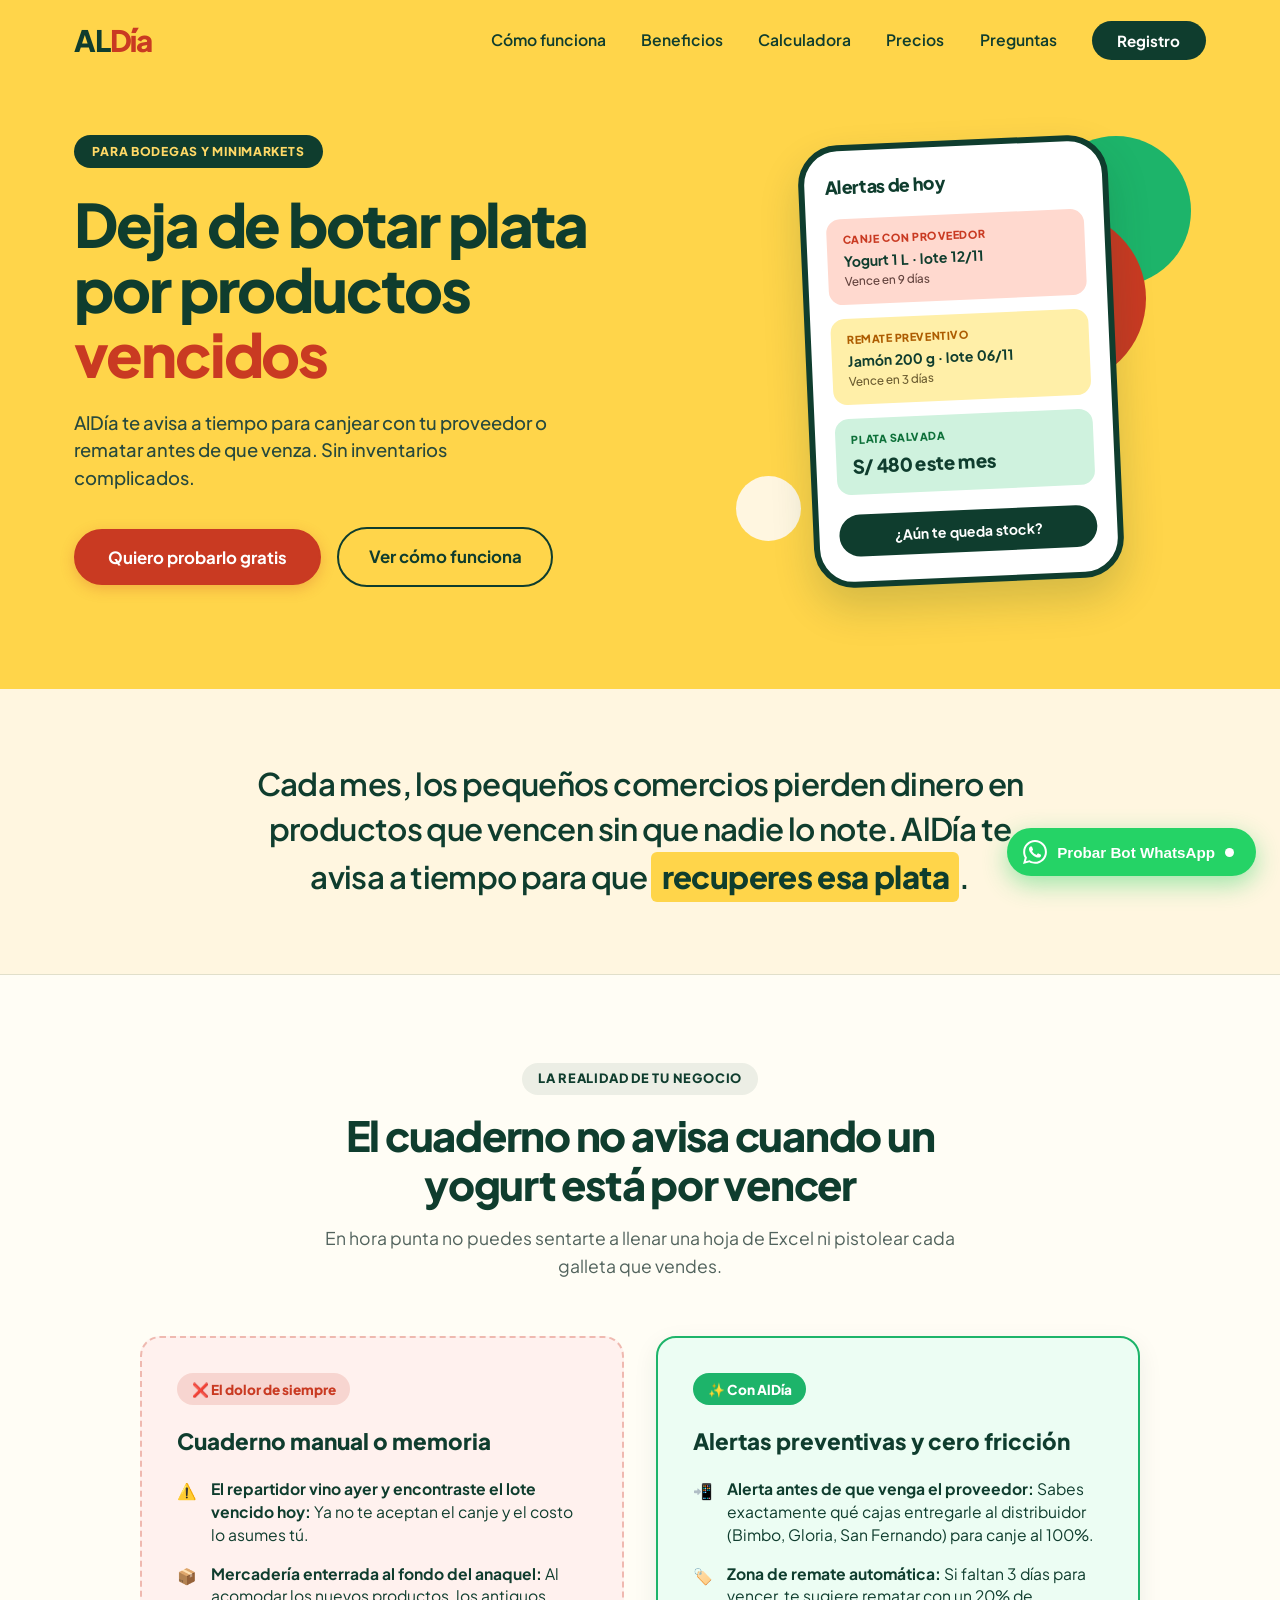
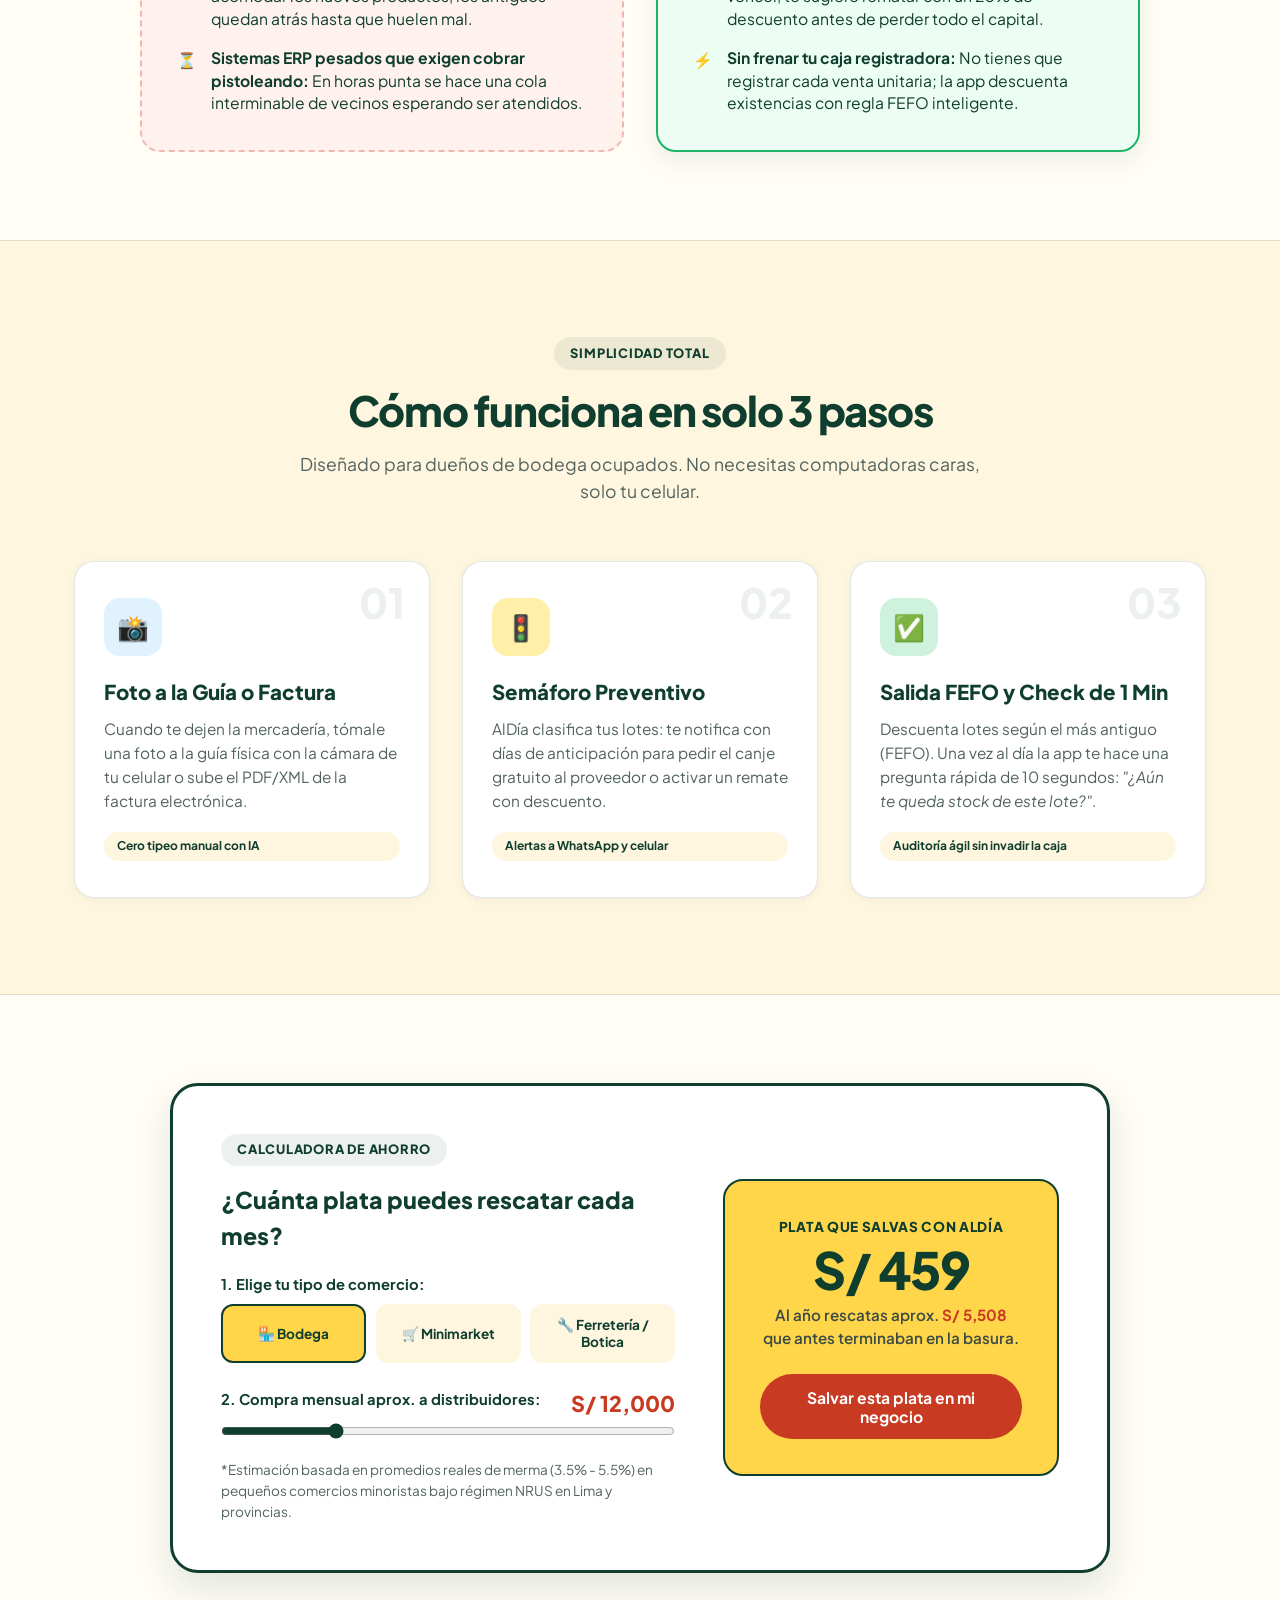
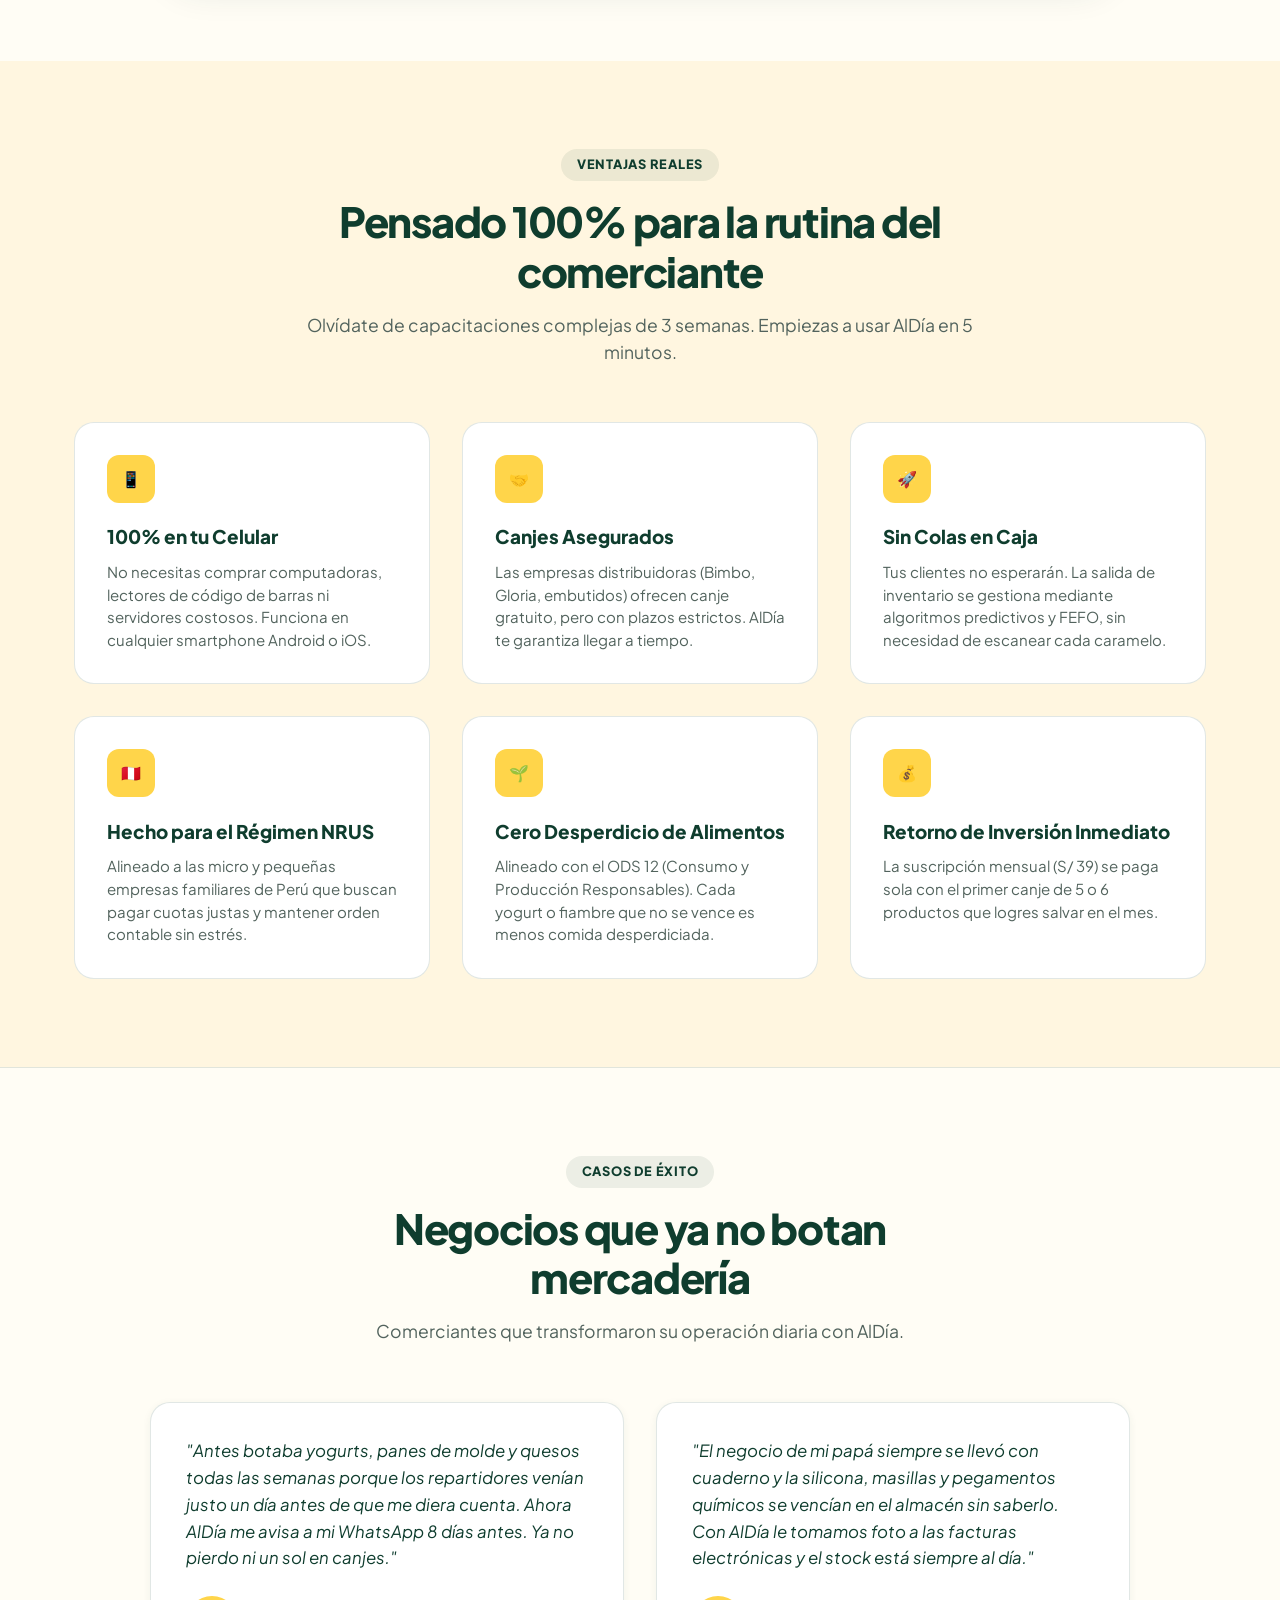
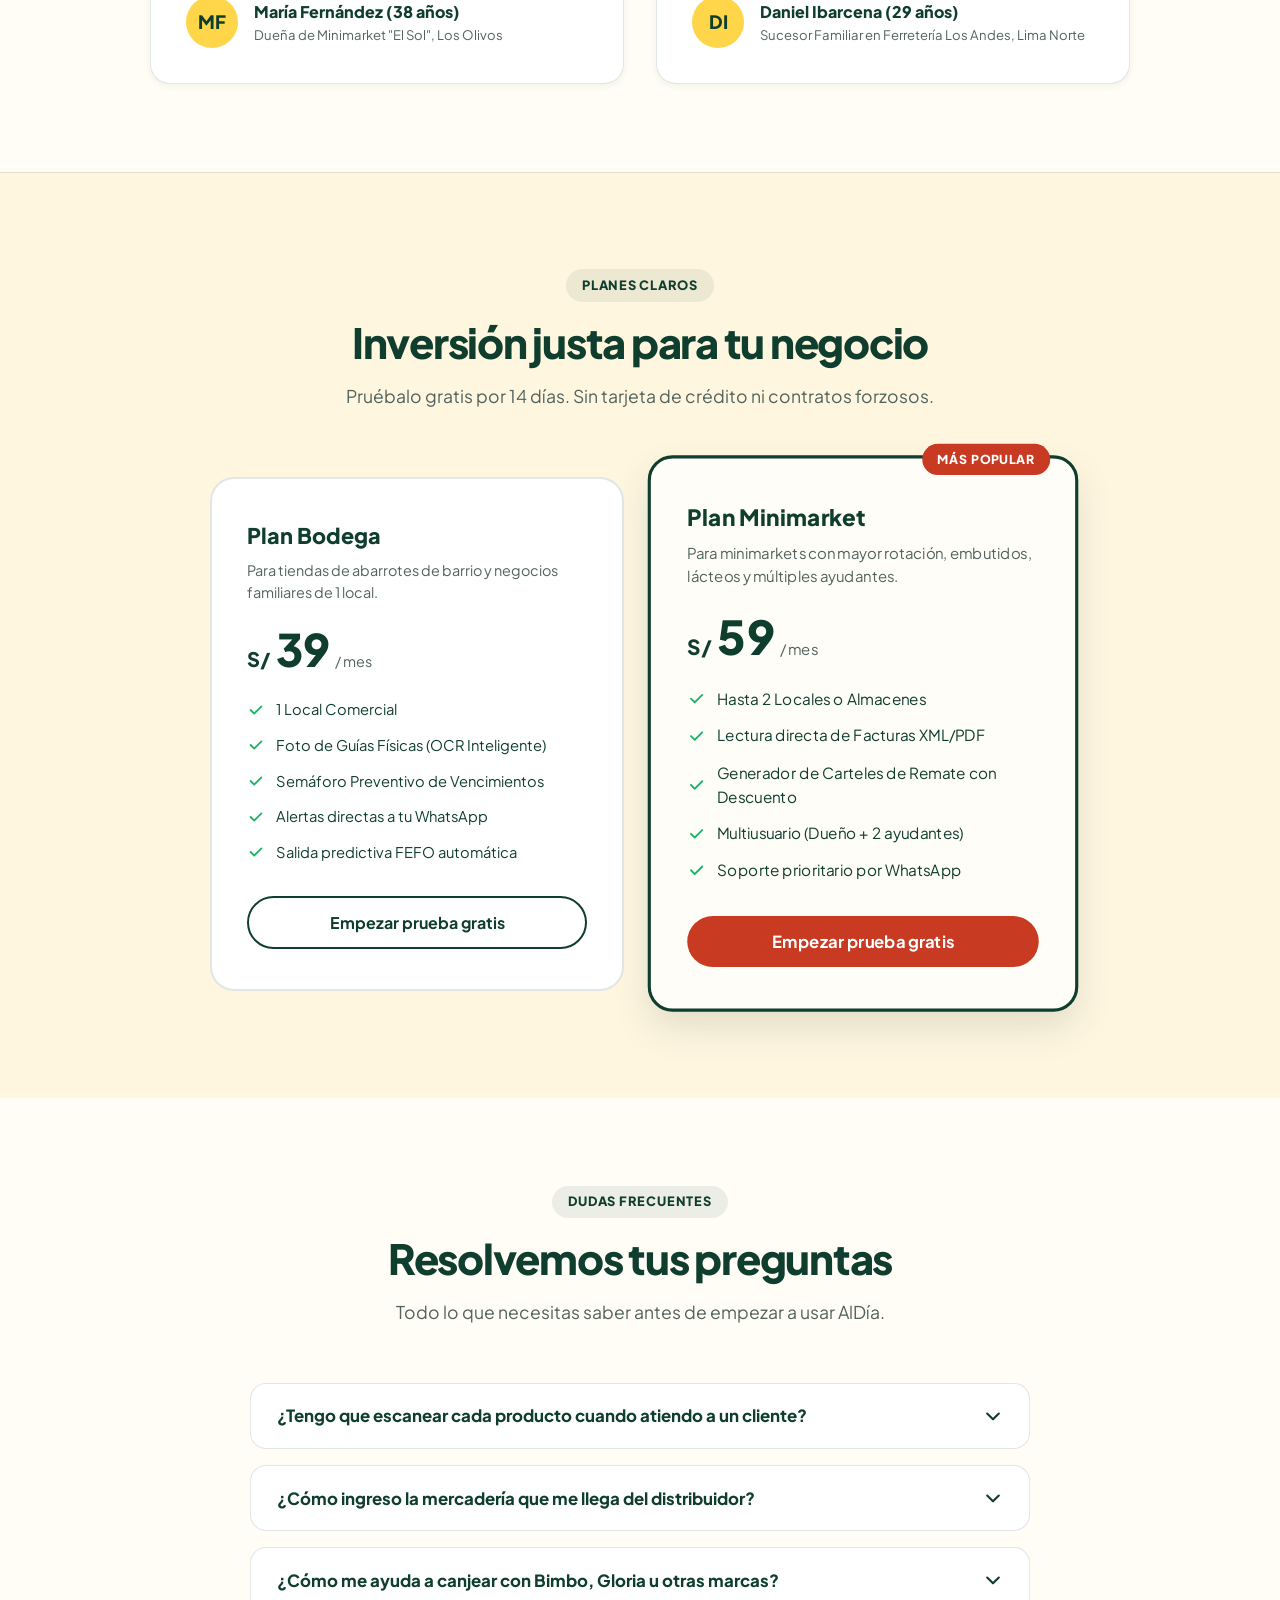
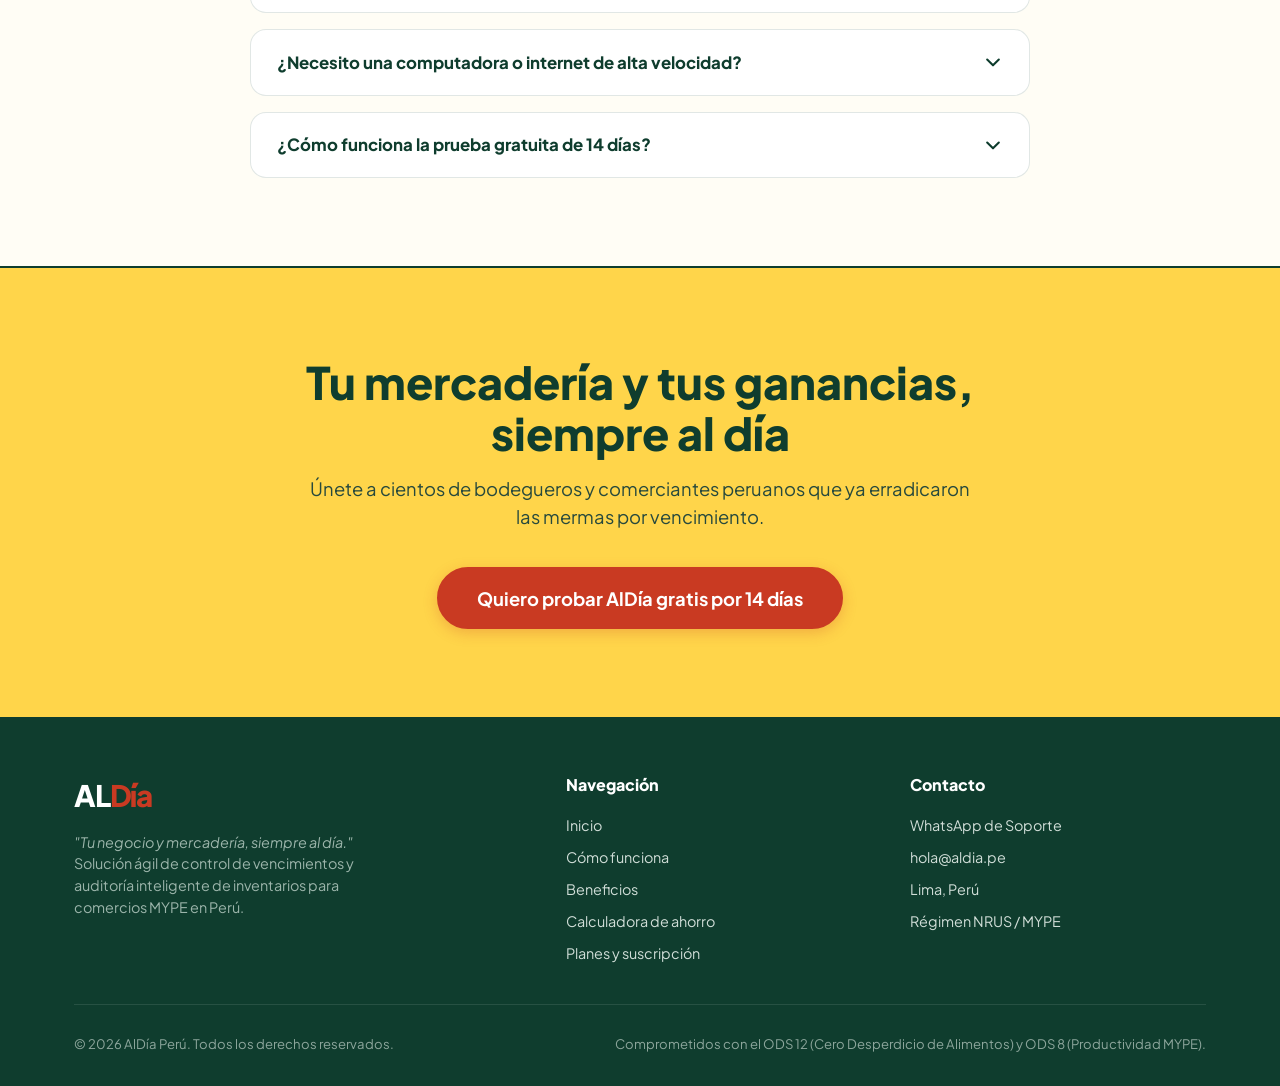
<file: index.html>
<!DOCTYPE html>
<html lang="es">

<head>
  <meta charset="UTF-8">
  <meta name="viewport" content="width=device-width, initial-scale=1.0">
  <title>AlDía – Control de Vencimientos e Inventarios para Bodegas</title>
  <meta name="description"
    content="Plataforma ágil para bodegas, minimarkets y ferreterías en Perú. Deja de botar plata por productos vencidos: asegura canjes con distribuidores y liquida a tiempo.">
  <meta name="keywords"
    content="control de vencimientos bodegas, app para bodegas peru, canje proveedores bimbo gloria, evitar mermas minimarket, software inventario NRUS">
  <meta name="robots" content="index, follow">
  <link rel="canonical" href="https://aldia-peru.vercel.app/">

  <!-- Open Graph / Meta para Redes Sociales y Google -->
  <meta property="og:type" content="website">
  <meta property="og:url" content="https://aldia-peru.vercel.app/">
  <meta property="og:title" content="AlDía – Control de Vencimientos e Inventarios para Bodegas">
  <meta property="og:description" content="Deja de botar plata en mercadería caducada. AlDía te avisa a tiempo para canjear con proveedores antes de que venza. Prueba gratis por 14 días.">
  <meta property="og:image" content="https://aldia-peru.vercel.app/assets/landing_page_hero_aldia.png">

  <!-- Favicon -->
  <link rel="icon"
    href="data:image/svg+xml,<svg xmlns='http://www.w3.org/2000/svg' viewBox='0 0 100 100'><text y='.9em' font-size='90'>🛒</text></svg>">

  <!-- Google Fonts: Plus Jakarta Sans -->
  <link rel="preconnect" href="https://fonts.googleapis.com">
  <link rel="preconnect" href="https://fonts.gstatic.com" crossorigin>
  <link href="https://fonts.googleapis.com/css2?family=Plus+Jakarta+Sans:wght@400;500;600;700;800;900&display=swap"
    rel="stylesheet">

  <!-- Main Stylesheet (con cache buster) -->
  <link rel="stylesheet" href="styles.css?v=1.2">

  <!-- =========================================================================
       GOOGLE ANALYTICS 4 (GA4) OFICIAL (ID: G-84W4NXCRFJ)
       ========================================================================= -->
  <!-- Google tag (gtag.js) -->
  <script async src="https://www.googletagmanager.com/gtag/js?id=G-84W4NXCRFJ"></script>
  <script>
    window.dataLayer = window.dataLayer || [];
    function gtag() { dataLayer.push(arguments); }
    gtag('js', new Date());
    gtag('config', 'G-84W4NXCRFJ');
  </script>

  <!-- Script personalizado de rastreo de eventos y micro-interacciones -->
  <script src="analytics.js?v=1.2" defer></script>
  <script src="app.js?v=1.2" defer></script>
</head>

<body>

  <!-- =======================================================================
       SITE HEADER / NAVBAR
       ======================================================================= -->
  <header class="site-header">
    <div class="container nav-wrap">
      <a href="#" class="brand-logo" aria-label="AlDía Inicio">
        AL<span class="logo-dia">Día</span>
      </a>

      <nav aria-label="Navegación principal">
        <ul class="nav-menu" id="primaryNav">
          <li><a href="#como-funciona" class="nav-link">Cómo funciona</a></li>
          <li><a href="#beneficios" class="nav-link">Beneficios</a></li>
          <li><a href="#calculadora" class="nav-link">Calculadora</a></li>
          <li><a href="#precios" class="nav-link">Precios</a></li>
          <li><a href="#preguntas" class="nav-link">Preguntas</a></li>
          <li>
            <button class="btn-nav-register" data-open-modal data-modal-source="nav_button">
              Registro
            </button>
          </li>
        </ul>
      </nav>

      <button class="mobile-toggle" aria-label="Abrir menú" aria-expanded="false">
        <svg fill="none" stroke="currentColor" viewBox="0 0 24 24">
          <path stroke-linecap="round" stroke-linejoin="round" stroke-width="2.5" d="M4 6h16M4 12h16M4 18h16"></path>
        </svg>
      </button>
    </div>
  </header>

  <!-- =======================================================================
       HERO SECTION (Replica exacta del diseño oficial)
       ======================================================================= -->
  <section class="hero-section" id="hero">
    <div class="container">
      <div class="hero-grid">

        <!-- Columna Izquierda: Mensaje y Acciones -->
        <div class="hero-content">
          <div class="hero-badge">
            PARA BODEGAS Y MINIMARKETS
          </div>

          <h1 class="hero-title">
            Deja de botar plata
            por productos
            <span class="text-vencidos">vencidos</span>
          </h1>

          <p class="hero-subtitle">
            AlDía te avisa a tiempo para canjear con tu proveedor o rematar antes de que venza. Sin inventarios
            complicados.
          </p>

          <div class="hero-actions">
            <button class="btn-primary-cta" data-open-modal data-modal-source="hero_primary_cta">
              Quiero probarlo gratis
            </button>
            <a href="#como-funciona" class="btn-secondary-cta" id="btnHowItWorks">
              Ver cómo funciona
            </a>
          </div>
        </div>

        <!-- Columna Derecha: Mockup Visual con Decoraciones Geométricas -->
        <div class="hero-visual" aria-hidden="true">
          <!-- Círculos decorativos en capas de fondo -->
          <div class="shape-circle-green"></div>
          <div class="shape-circle-red"></div>
          <div class="shape-circle-cream"></div>

          <!-- Smartphone Mockup Interactivo -->
          <div class="phone-mockup" id="phoneMockup">
            <div class="phone-header">
              <h2 class="phone-title">Alertas de hoy</h2>
            </div>

            <div class="phone-cards-stack">
              <!-- Tarjeta 1: Canje con proveedor -->
              <div class="phone-card card-canje" data-card-type="canje"
                title="Haz clic para simular la alerta de canje">
                <div class="card-tag">CANJE CON PROVEEDOR</div>
                <div class="card-product">Yogurt 1 L · lote 12/11</div>
                <div class="card-expiry">Vence en 9 días</div>
              </div>

              <!-- Tarjeta 2: Remate preventivo -->
              <div class="phone-card card-remate" data-card-type="remate"
                title="Haz clic para simular la sugerencia de remate">
                <div class="card-tag">REMATE PREVENTIVO</div>
                <div class="card-product">Jamón 200 g · lote 06/11</div>
                <div class="card-expiry">Vence en 3 días</div>
              </div>

              <!-- Tarjeta 3: Plata salvada -->
              <div class="phone-card card-salvada" data-card-type="salvada"
                title="Haz clic para ver el acumulado de ahorro">
                <div class="card-tag">PLATA SALVADA</div>
                <div class="card-amount">S/ 480 este mes</div>
              </div>
            </div>

            <!-- Botón inferior interactivo del celular -->
            <button class="phone-btn-stock" id="phoneBtnStock">
              ¿Aún te queda stock?
            </button>

            <!-- Mensaje flotante al interactuar -->
            <div class="phone-interactive-toast" id="phoneToast">
              ¡Interactuaste con el demo!
            </div>
          </div>
        </div>

      </div>
    </div>
  </section>

  <!-- =======================================================================
       STATEMENT BANNER (Transición del diseño)
       ======================================================================= -->
  <section class="statement-section">
    <div class="container">
      <p class="statement-text">
        Cada mes, los pequeños comercios pierden dinero en productos que vencen sin que nadie lo note. AlDía te avisa a
        tiempo para que <mark class="highlight-yellow">recuperes esa plata</mark>.
      </p>
    </div>
  </section>

  <!-- =======================================================================
       PROBLEM VS SOLUTION: El dolor del cuaderno vs AlDía
       ======================================================================= -->
  <section class="problem-section" id="problema">
    <div class="container">
      <div class="section-head">
        <span class="section-tag">La Realidad de Tu Negocio</span>
        <h2 class="section-title">El cuaderno no avisa cuando un yogurt está por vencer</h2>
        <p class="section-subtitle">
          En hora punta no puedes sentarte a llenar una hoja de Excel ni pistolear cada galleta que vendes.
        </p>
      </div>

      <div class="comparison-grid">
        <!-- Tarjeta: Con el método tradicional -->
        <div class="comparison-card card-before">
          <div class="comparison-card-badge">❌ El dolor de siempre</div>
          <h3 class="comparison-card-title">Cuaderno manual o memoria</h3>
          <ul class="comparison-list">
            <li class="comparison-item">
              <span class="icon">⚠️</span>
              <span><strong>El repartidor vino ayer y encontraste el lote vencido hoy:</strong> Ya no te aceptan el
                canje y el costo lo asumes tú.</span>
            </li>
            <li class="comparison-item">
              <span class="icon">📦</span>
              <span><strong>Mercadería enterrada al fondo del anaquel:</strong> Al acomodar los nuevos productos, los
                antiguos quedan atrás hasta que huelen mal.</span>
            </li>
            <li class="comparison-item">
              <span class="icon">⏳</span>
              <span><strong>Sistemas ERP pesados que exigen cobrar pistoleando:</strong> En horas punta se hace una cola
                interminable de vecinos esperando ser atendidos.</span>
            </li>
          </ul>
        </div>

        <!-- Tarjeta: Con AlDía -->
        <div class="comparison-card card-after">
          <div class="comparison-card-badge">✨ Con AlDía</div>
          <h3 class="comparison-card-title">Alertas preventivas y cero fricción</h3>
          <ul class="comparison-list">
            <li class="comparison-item">
              <span class="icon">📲</span>
              <span><strong>Alerta antes de que venga el proveedor:</strong> Sabes exactamente qué cajas entregarle al
                distribuidor (Bimbo, Gloria, San Fernando) para canje al 100%.</span>
            </li>
            <li class="comparison-item">
              <span class="icon">🏷️</span>
              <span><strong>Zona de remate automática:</strong> Si faltan 3 días para vencer, te sugiere rematar con un
                20% de descuento antes de perder todo el capital.</span>
            </li>
            <li class="comparison-item">
              <span class="icon">⚡</span>
              <span><strong>Sin frenar tu caja registradora:</strong> No tienes que registrar cada venta unitaria; la
                app descuenta existencias con regla FEFO inteligente.</span>
            </li>
          </ul>
        </div>
      </div>
    </div>
  </section>

  <!-- =======================================================================
       HOW IT WORKS (Los 3 Pilares Operativos de Baja Fricción)
       ======================================================================= -->
  <section class="how-section" id="como-funciona">
    <div class="container">
      <div class="section-head">
        <span class="section-tag">Simplicidad Total</span>
        <h2 class="section-title">Cómo funciona en solo 3 pasos</h2>
        <p class="section-subtitle">
          Diseñado para dueños de bodega ocupados. No necesitas computadoras caras, solo tu celular.
        </p>
      </div>

      <div class="steps-grid">
        <!-- Paso 1 -->
        <div class="step-card">
          <div class="step-number">01</div>
          <div class="step-icon-wrap step-icon-1">📸</div>
          <h3 class="step-title">Foto a la Guía o Factura</h3>
          <p class="step-desc">
            Cuando te dejen la mercadería, tómale una foto a la guía física con la cámara de tu celular o sube el
            PDF/XML de la factura electrónica.
          </p>
          <div class="step-pill">Cero tipeo manual con IA</div>
        </div>

        <!-- Paso 2 -->
        <div class="step-card">
          <div class="step-number">02</div>
          <div class="step-icon-wrap step-icon-2">🚦</div>
          <h3 class="step-title">Semáforo Preventivo</h3>
          <p class="step-desc">
            AlDía clasifica tus lotes: te notifica con días de anticipación para pedir el canje gratuito al proveedor o
            activar un remate con descuento.
          </p>
          <div class="step-pill">Alertas a WhatsApp y celular</div>
        </div>

        <!-- Paso 3 -->
        <div class="step-card">
          <div class="step-number">03</div>
          <div class="step-icon-wrap step-icon-3">✅</div>
          <h3 class="step-title">Salida FEFO y Check de 1 Min</h3>
          <p class="step-desc">
            Descuenta lotes según el más antiguo (FEFO). Una vez al día la app te hace una pregunta rápida de 10
            segundos: <em>"¿Aún te queda stock de este lote?"</em>.
          </p>
          <div class="step-pill">Auditoría ágil sin invadir la caja</div>
        </div>
      </div>
    </div>
  </section>

  <!-- =======================================================================
       INTERACTIVE CALCULATOR: Calcula cuánta plata estás botando
       ======================================================================= -->
  <section class="calc-section" id="calculadora">
    <div class="container">
      <div class="calc-box">
        <div class="calc-grid">

          <div class="calc-controls">
            <span class="section-tag">Calculadora de Ahorro</span>
            <h3>¿Cuánta plata puedes rescatar cada mes?</h3>

            <!-- Selector de Tipo de Negocio -->
            <div class="control-group">
              <label class="control-label">1. Elige tu tipo de comercio:</label>
              <div class="business-selector">
                <button type="button" class="btn-biz-type active" data-biz-name="Bodega de barrio" data-factor="0.045">
                  🏪 Bodega
                </button>
                <button type="button" class="btn-biz-type" data-biz-name="Minimarket" data-factor="0.055">
                  🛒 Minimarket
                </button>
                <button type="button" class="btn-biz-type" data-biz-name="Ferretería / Botica" data-factor="0.035">
                  🔧 Ferretería / Botica
                </button>
              </div>
            </div>

            <!-- Slider de Compras Mensuales -->
            <div class="control-group">
              <div class="slider-wrap">
                <div class="slider-val-display">
                  <label class="control-label" for="monthlySalesSlider">2. Compra mensual aprox. a
                    distribuidores:</label>
                  <span class="slider-number" id="salesValueDisplay">S/ 12,000</span>
                </div>
                <input type="range" class="range-slider" id="monthlySalesSlider" min="3000" max="40000" step="1000"
                  value="12000">
              </div>
            </div>

            <p style="font-size: 0.85rem; color: var(--color-text-muted);">
              *Estimación basada en promedios reales de merma (3.5% - 5.5%) en pequeños comercios minoristas bajo
              régimen NRUS en Lima y provincias.
            </p>
          </div>

          <!-- Resultado Estimado -->
          <div class="calc-result-box">
            <div class="calc-result-label">Plata que salvas con AlDía</div>
            <div class="calc-amount-saved" id="monthlySavedDisplay">S/ 459</div>
            <div class="calc-yearly-saved">
              Al año rescatas aprox. <strong id="yearlySavedDisplay">S/ 5,508</strong> que antes terminaban en la
              basura.
            </div>

            <button type="button" class="btn-calc-cta" id="btnCalcCta">
              Salvar esta plata en mi negocio
            </button>
          </div>

        </div>
      </div>
    </div>
  </section>

  <!-- =======================================================================
       BENEFITS SECTION
       ======================================================================= -->
  <section class="benefits-section" id="beneficios">
    <div class="container">
      <div class="section-head">
        <span class="section-tag">Ventajas Reales</span>
        <h2 class="section-title">Pensado 100% para la rutina del comerciante</h2>
        <p class="section-subtitle">
          Olvídate de capacitaciones complejas de 3 semanas. Empiezas a usar AlDía en 5 minutos.
        </p>
      </div>

      <div class="benefits-grid">
        <div class="benefit-card">
          <div class="benefit-icon">📱</div>
          <h3 class="benefit-title">100% en tu Celular</h3>
          <p class="benefit-desc">
            No necesitas comprar computadoras, lectores de código de barras ni servidores costosos. Funciona en
            cualquier smartphone Android o iOS.
          </p>
        </div>

        <div class="benefit-card">
          <div class="benefit-icon">🤝</div>
          <h3 class="benefit-title">Canjes Asegurados</h3>
          <p class="benefit-desc">
            Las empresas distribuidoras (Bimbo, Gloria, embutidos) ofrecen canje gratuito, pero con plazos estrictos.
            AlDía te garantiza llegar a tiempo.
          </p>
        </div>

        <div class="benefit-card">
          <div class="benefit-icon">🚀</div>
          <h3 class="benefit-title">Sin Colas en Caja</h3>
          <p class="benefit-desc">
            Tus clientes no esperarán. La salida de inventario se gestiona mediante algoritmos predictivos y FEFO, sin
            necesidad de escanear cada caramelo.
          </p>
        </div>

        <div class="benefit-card">
          <div class="benefit-icon">🇵🇪</div>
          <h3 class="benefit-title">Hecho para el Régimen NRUS</h3>
          <p class="benefit-desc">
            Alineado a las micro y pequeñas empresas familiares de Perú que buscan pagar cuotas justas y mantener orden
            contable sin estrés.
          </p>
        </div>

        <div class="benefit-card">
          <div class="benefit-icon">🌱</div>
          <h3 class="benefit-title">Cero Desperdicio de Alimentos</h3>
          <p class="benefit-desc">
            Alineado con el ODS 12 (Consumo y Producción Responsables). Cada yogurt o fiambre que no se vence es menos
            comida desperdiciada.
          </p>
        </div>

        <div class="benefit-card">
          <div class="benefit-icon">💰</div>
          <h3 class="benefit-title">Retorno de Inversión Inmediato</h3>
          <p class="benefit-desc">
            La suscripción mensual (S/ 39) se paga sola con el primer canje de 5 o 6 productos que logres salvar en el
            mes.
          </p>
        </div>
      </div>
    </div>
  </section>

  <!-- =======================================================================
       TESTIMONIALS / ARQUETIPOS DE CLIENTES
       ======================================================================= -->
  <section class="testimonials-section">
    <div class="container">
      <div class="section-head">
        <span class="section-tag">Casos de Éxito</span>
        <h2 class="section-title">Negocios que ya no botan mercadería</h2>
        <p class="section-subtitle">
          Comerciantes que transformaron su operación diaria con AlDía.
        </p>
      </div>

      <div class="testimonials-grid">
        <!-- Testimonio 1: María Fernández -->
        <div class="testimonial-card">
          <p class="testimonial-quote">
            "Antes botaba yogurts, panes de molde y quesos todas las semanas porque los repartidores venían justo un día
            antes de que me diera cuenta. Ahora AlDía me avisa a mi WhatsApp 8 días antes. Ya no pierdo ni un sol en
            canjes."
          </p>
          <div class="testimonial-author">
            <div class="author-avatar">MF</div>
            <div>
              <div class="author-name">María Fernández (38 años)</div>
              <div class="author-biz">Dueña de Minimarket "El Sol", Los Olivos</div>
            </div>
          </div>
        </div>

        <!-- Testimonio 2: Daniel Ibarcena -->
        <div class="testimonial-card">
          <p class="testimonial-quote">
            "El negocio de mi papá siempre se llevó con cuaderno y la silicona, masillas y pegamentos químicos se
            vencían en el almacén sin saberlo. Con AlDía le tomamos foto a las facturas electrónicas y el stock está
            siempre al día."
          </p>
          <div class="testimonial-author">
            <div class="author-avatar">DI</div>
            <div>
              <div class="author-name">Daniel Ibarcena (29 años)</div>
              <div class="author-biz">Sucesor Familiar en Ferretería Los Andes, Lima Norte</div>
            </div>
          </div>
        </div>
      </div>
    </div>
  </section>

  <!-- =======================================================================
       PRICING SECTION (Micro-SaaS B2B S/39 - S/59)
       ======================================================================= -->
  <section class="pricing-section" id="precios">
    <div class="container">
      <div class="section-head">
        <span class="section-tag">Planes Claros</span>
        <h2 class="section-title">Inversión justa para tu negocio</h2>
        <p class="section-subtitle">
          Pruébalo gratis por 14 días. Sin tarjeta de crédito ni contratos forzosos.
        </p>
      </div>

      <div class="pricing-grid">
        <!-- Plan 1: Bodega / Comercio Familiar -->
        <div class="pricing-card">
          <h3 class="plan-name">Plan Bodega</h3>
          <p class="plan-desc">Para tiendas de abarrotes de barrio y negocios familiares de 1 local.</p>
          <div class="plan-price-wrap">
            <span class="price-currency">S/</span>
            <span class="price-num">39</span>
            <span class="price-period">/ mes</span>
          </div>
          <ul class="plan-features">
            <li class="plan-feature-item">
              <svg fill="currentColor" viewBox="0 0 20 20">
                <path fill-rule="evenodd"
                  d="M16.707 5.293a1 1 0 010 1.414l-8 8a1 1 0 01-1.414 0l-4-4a1 1 0 011.414-1.414L8 12.586l7.293-7.293a1 1 0 011.414 0z"
                  clip-rule="evenodd"></path>
              </svg>
              <span>1 Local Comercial</span>
            </li>
            <li class="plan-feature-item">
              <svg fill="currentColor" viewBox="0 0 20 20">
                <path fill-rule="evenodd"
                  d="M16.707 5.293a1 1 0 010 1.414l-8 8a1 1 0 01-1.414 0l-4-4a1 1 0 011.414-1.414L8 12.586l7.293-7.293a1 1 0 011.414 0z"
                  clip-rule="evenodd"></path>
              </svg>
              <span>Foto de Guías Físicas (OCR Inteligente)</span>
            </li>
            <li class="plan-feature-item">
              <svg fill="currentColor" viewBox="0 0 20 20">
                <path fill-rule="evenodd"
                  d="M16.707 5.293a1 1 0 010 1.414l-8 8a1 1 0 01-1.414 0l-4-4a1 1 0 011.414-1.414L8 12.586l7.293-7.293a1 1 0 011.414 0z"
                  clip-rule="evenodd"></path>
              </svg>
              <span>Semáforo Preventivo de Vencimientos</span>
            </li>
            <li class="plan-feature-item">
              <svg fill="currentColor" viewBox="0 0 20 20">
                <path fill-rule="evenodd"
                  d="M16.707 5.293a1 1 0 010 1.414l-8 8a1 1 0 01-1.414 0l-4-4a1 1 0 011.414-1.414L8 12.586l7.293-7.293a1 1 0 011.414 0z"
                  clip-rule="evenodd"></path>
              </svg>
              <span>Alertas directas a tu WhatsApp</span>
            </li>
            <li class="plan-feature-item">
              <svg fill="currentColor" viewBox="0 0 20 20">
                <path fill-rule="evenodd"
                  d="M16.707 5.293a1 1 0 010 1.414l-8 8a1 1 0 01-1.414 0l-4-4a1 1 0 011.414-1.414L8 12.586l7.293-7.293a1 1 0 011.414 0z"
                  clip-rule="evenodd"></path>
              </svg>
              <span>Salida predictiva FEFO automática</span>
            </li>
          </ul>
          <button class="btn-pricing" data-open-modal data-modal-source="pricing_plan_bodega">
            Empezar prueba gratis
          </button>
        </div>

        <!-- Plan 2: Minimarket Pro -->
        <div class="pricing-card is-featured">
          <div class="pricing-badge">MÁS POPULAR</div>
          <h3 class="plan-name">Plan Minimarket</h3>
          <p class="plan-desc">Para minimarkets con mayor rotación, embutidos, lácteos y múltiples ayudantes.</p>
          <div class="plan-price-wrap">
            <span class="price-currency">S/</span>
            <span class="price-num">59</span>
            <span class="price-period">/ mes</span>
          </div>
          <ul class="plan-features">
            <li class="plan-feature-item">
              <svg fill="currentColor" viewBox="0 0 20 20">
                <path fill-rule="evenodd"
                  d="M16.707 5.293a1 1 0 010 1.414l-8 8a1 1 0 01-1.414 0l-4-4a1 1 0 011.414-1.414L8 12.586l7.293-7.293a1 1 0 011.414 0z"
                  clip-rule="evenodd"></path>
              </svg>
              <span>Hasta 2 Locales o Almacenes</span>
            </li>
            <li class="plan-feature-item">
              <svg fill="currentColor" viewBox="0 0 20 20">
                <path fill-rule="evenodd"
                  d="M16.707 5.293a1 1 0 010 1.414l-8 8a1 1 0 01-1.414 0l-4-4a1 1 0 011.414-1.414L8 12.586l7.293-7.293a1 1 0 011.414 0z"
                  clip-rule="evenodd"></path>
              </svg>
              <span>Lectura directa de Facturas XML/PDF</span>
            </li>
            <li class="plan-feature-item">
              <svg fill="currentColor" viewBox="0 0 20 20">
                <path fill-rule="evenodd"
                  d="M16.707 5.293a1 1 0 010 1.414l-8 8a1 1 0 01-1.414 0l-4-4a1 1 0 011.414-1.414L8 12.586l7.293-7.293a1 1 0 011.414 0z"
                  clip-rule="evenodd"></path>
              </svg>
              <span>Generador de Carteles de Remate con Descuento</span>
            </li>
            <li class="plan-feature-item">
              <svg fill="currentColor" viewBox="0 0 20 20">
                <path fill-rule="evenodd"
                  d="M16.707 5.293a1 1 0 010 1.414l-8 8a1 1 0 01-1.414 0l-4-4a1 1 0 011.414-1.414L8 12.586l7.293-7.293a1 1 0 011.414 0z"
                  clip-rule="evenodd"></path>
              </svg>
              <span>Multiusuario (Dueño + 2 ayudantes)</span>
            </li>
            <li class="plan-feature-item">
              <svg fill="currentColor" viewBox="0 0 20 20">
                <path fill-rule="evenodd"
                  d="M16.707 5.293a1 1 0 010 1.414l-8 8a1 1 0 01-1.414 0l-4-4a1 1 0 011.414-1.414L8 12.586l7.293-7.293a1 1 0 011.414 0z"
                  clip-rule="evenodd"></path>
              </svg>
              <span>Soporte prioritario por WhatsApp</span>
            </li>
          </ul>
          <button class="btn-pricing" data-open-modal data-modal-source="pricing_plan_minimarket">
            Empezar prueba gratis
          </button>
        </div>
      </div>
    </div>
  </section>

  <!-- =======================================================================
       FAQ SECTION (Preguntas Frecuentes)
       ======================================================================= -->
  <section class="faq-section" id="preguntas">
    <div class="container">
      <div class="section-head">
        <span class="section-tag">Dudas Frecuentes</span>
        <h2 class="section-title">Resolvemos tus preguntas</h2>
        <p class="section-subtitle">Todo lo que necesitas saber antes de empezar a usar AlDía.</p>
      </div>

      <div class="faq-list">
        <!-- FAQ 1 -->
        <div class="faq-item">
          <button class="faq-question">
            <span>¿Tengo que escanear cada producto cuando atiendo a un cliente?</span>
            <svg class="faq-icon-chevron" fill="none" stroke="currentColor" viewBox="0 0 24 24">
              <path stroke-linecap="round" stroke-linejoin="round" stroke-width="2.5" d="M19 9l-7 7-7-7"></path>
            </svg>
          </button>
          <div class="faq-answer">
            No, esa es la gran diferencia de AlDía. Sabemos que en hora punta no tienes tiempo de pistolear cada gaseosa
            o galleta. AlDía utiliza salida estimada por rotación y regla FEFO (primero en vencer, primero en salir),
            apoyada por checklists de un minuto.
          </div>
        </div>

        <!-- FAQ 2 -->
        <div class="faq-item">
          <button class="faq-question">
            <span>¿Cómo ingreso la mercadería que me llega del distribuidor?</span>
            <svg class="faq-icon-chevron" fill="none" stroke="currentColor" viewBox="0 0 24 24">
              <path stroke-linecap="round" stroke-linejoin="round" stroke-width="2.5" d="M19 9l-7 7-7-7"></path>
            </svg>
          </button>
          <div class="faq-answer">
            Simplemente abres la app y le tomas una foto clara a la guía de remisión física que te entrega el
            repartidor. Nuestra IA lee automáticamente los productos, cantidades y lotes. Si recibes facturas
            electrónicas por correo o WhatsApp, puedes subir el PDF o XML en un clic.
          </div>
        </div>

        <!-- FAQ 3 -->
        <div class="faq-item">
          <button class="faq-question">
            <span>¿Cómo me ayuda a canjear con Bimbo, Gloria u otras marcas?</span>
            <svg class="faq-icon-chevron" fill="none" stroke="currentColor" viewBox="0 0 24 24">
              <path stroke-linecap="round" stroke-linejoin="round" stroke-width="2.5" d="M19 9l-7 7-7-7"></path>
            </svg>
          </button>
          <div class="faq-answer">
            Los distribuidores exigen que el producto tenga al menos de 5 a 10 días de vida útil para aceptarte el canje
            por mercadería nueva. AlDía activa el Semáforo de Canje exactamente en esa ventana de tiempo para que cuando
            el camión de reparto llegue a tu tienda, ya tengas la caja de canjes lista y no pierdas tu dinero.
          </div>
        </div>

        <!-- FAQ 4 -->
        <div class="faq-item">
          <button class="faq-question">
            <span>¿Necesito una computadora o internet de alta velocidad?</span>
            <svg class="faq-icon-chevron" fill="none" stroke="currentColor" viewBox="0 0 24 24">
              <path stroke-linecap="round" stroke-linejoin="round" stroke-width="2.5" d="M19 9l-7 7-7-7"></path>
            </svg>
          </button>
          <div class="faq-answer">
            No necesitas computadoras ni equipos costosos. Funciona directamente en cualquier teléfono inteligente con
            conexión 3G/4G o WiFi. Consume una cantidad mínima de datos móviles.
          </div>
        </div>

        <!-- FAQ 5 -->
        <div class="faq-item">
          <button class="faq-question">
            <span>¿Cómo funciona la prueba gratuita de 14 días?</span>
            <svg class="faq-icon-chevron" fill="none" stroke="currentColor" viewBox="0 0 24 24">
              <path stroke-linecap="round" stroke-linejoin="round" stroke-width="2.5" d="M19 9l-7 7-7-7"></path>
            </svg>
          </button>
          <div class="faq-answer">
            Te registras en menos de 1 minuto sin ingresar tarjetas de crédito ni datos bancarios. Tienes 14 días
            completos para probar la app en tu tienda. Al terminar el periodo, tú decides si continuar con el plan
            mensual de S/ 39 o cancelar sin compromiso.
          </div>
        </div>
      </div>
    </div>
  </section>

  <!-- =======================================================================
       FINAL CALL TO ACTION BANNER
       ======================================================================= -->
  <section class="final-cta-section">
    <div class="container">
      <div class="final-cta-box">
        <h2 class="final-cta-title">Tu mercadería y tus ganancias, siempre al día</h2>
        <p class="final-cta-sub">
          Únete a cientos de bodegueros y comerciantes peruanos que ya erradicaron las mermas por vencimiento.
        </p>
        <button class="btn-primary-cta" data-open-modal data-modal-source="final_cta_banner"
          style="font-size: 1.15rem; padding: 1.1rem 2.4rem;">
          Quiero probar AlDía gratis por 14 días
        </button>
      </div>
    </div>
  </section>

  <!-- =======================================================================
       SITE FOOTER
       ======================================================================= -->
  <footer class="site-footer">
    <div class="container">
      <div class="footer-grid">
        <!-- Columna Marca -->
        <div class="footer-brand">
          <div class="brand-logo">
            AL<span class="logo-dia">Día</span>
          </div>
          <p class="footer-tagline">
            <em>"Tu negocio y mercadería, siempre al día."</em><br>
            Solución ágil de control de vencimientos y auditoría inteligente de inventarios para comercios MYPE en Perú.
          </p>
        </div>

        <!-- Columna Enlaces -->
        <div>
          <h4 class="footer-col-title">Navegación</h4>
          <ul class="footer-links">
            <li><a href="#hero">Inicio</a></li>
            <li><a href="#como-funciona">Cómo funciona</a></li>
            <li><a href="#beneficios">Beneficios</a></li>
            <li><a href="#calculadora">Calculadora de ahorro</a></li>
            <li><a href="#precios">Planes y suscripción</a></li>
          </ul>
        </div>

        <!-- Columna Contacto & Legal -->
        <div>
          <h4 class="footer-col-title">Contacto</h4>
          <ul class="footer-links">
            <li><a href="https://wa.me/51999999999" target="_blank" rel="noopener">WhatsApp de Soporte</a></li>
            <li><a href="mailto:hola@aldia.pe">hola@aldia.pe</a></li>
            <li>Lima, Perú</li>
            <li>Régimen NRUS / MYPE</li>
          </ul>
        </div>
      </div>

      <div class="footer-bottom">
        <div>&copy; 2026 AlDía Perú. Todos los derechos reservados.</div>
        <div>Comprometidos con el ODS 12 (Cero Desperdicio de Alimentos) y ODS 8 (Productividad MYPE).</div>
      </div>
    </div>
  </footer>

  <!-- =======================================================================
       LEAD CAPTURE MODAL (Registro & Prueba Gratis)
       ======================================================================= -->
  <div class="modal-overlay" id="leadModal" role="dialog" aria-modal="true" aria-labelledby="modalTitle">
    <div class="modal-card">
      <button class="modal-close-btn" id="modalCloseBtn" aria-label="Cerrar ventana">
        <svg width="22" height="22" fill="none" stroke="currentColor" viewBox="0 0 24 24">
          <path stroke-linecap="round" stroke-linejoin="round" stroke-width="2.5" d="M6 18L18 6M6 6l12 12"></path>
        </svg>
      </button>

      <!-- Formulario de Registro -->
      <form id="leadForm">
        <input type="hidden" id="modalSource" value="web">

        <h3 class="modal-title" id="modalTitle">Empieza tu prueba gratis</h3>
        <p class="modal-desc">
          Te habilitaremos 14 días sin costo para tu negocio. Sin tarjeta de crédito.
        </p>

        <div class="form-group">
          <label class="form-label" for="leadName">Tu nombre completo</label>
          <input type="text" id="leadName" class="form-input" placeholder="Ej. María Fernández" required>
        </div>

        <div class="form-group">
          <label class="form-label" for="leadBizName">Nombre de tu comercio</label>
          <input type="text" id="leadBizName" class="form-input" placeholder="Ej. Bodega San Martín" required>
        </div>

        <div class="form-group">
          <label class="form-label" for="leadBizType">Tipo de negocio</label>
          <select id="leadBizType" class="form-select" required>
            <option value="Bodega de barrio">Bodega tradicional de abarrotes</option>
            <option value="Minimarket">Minimarket / Autoservicio</option>
            <option value="Ferretería">Ferretería / Materiales</option>
            <option value="Botica / Farmacia">Botica o Farmacia</option>
            <option value="Otro comercio">Otro comercio minorista</option>
          </select>
        </div>

        <div class="form-group">
          <label class="form-label" for="leadPhone">Número de WhatsApp (Perú)</label>
          <input type="tel" id="leadPhone" class="form-input" placeholder="Ej. 987 654 321" required>
        </div>

        <div class="form-group">
          <label class="form-label" for="leadDistrict">Distrito o Ciudad</label>
          <input type="text" id="leadDistrict" class="form-input" placeholder="Ej. Los Olivos, Lima" required>
        </div>

        <button type="submit" class="btn-submit-lead">
          Activar mi prueba gratuita de 14 días
        </button>

        <p class="modal-trust-note">
          🔒 Tus datos están protegidos. No compartimos tu información con terceros.
        </p>
      </form>

      <!-- Pantalla de Éxito posterior al registro -->
      <div class="modal-success-state" id="modalSuccess">
        <div class="modal-success-icon">
          <svg width="34" height="34" fill="none" stroke="currentColor" viewBox="0 0 24 24">
            <path stroke-linecap="round" stroke-linejoin="round" stroke-width="3" d="M5 13l4 4L19 7"></path>
          </svg>
        </div>
        <h3 class="modal-title" style="margin-bottom: 0.6rem;">¡Registro completado con éxito!</h3>
        <p class="modal-desc" style="margin-bottom: 1.5rem;">
          Hemos recibido los datos de tu comercio. Para activar tu cuenta de inmediato y comenzar a escanear tus
          primeras guías, haz clic en el botón de abajo:
        </p>
        <a href="https://wa.me/51999999999" id="whatsappDirectBtn" class="btn-submit-lead"
          style="display: block; text-align: center; text-decoration: none;" target="_blank" rel="noopener">
          Continuar activación por WhatsApp 📲
        </a>
      </div>
    </div>
  </div>

  <!-- =======================================================================
       WHATSAPP BOT SIMULATOR (DEMO INTERACTIVO EN VIVO)
       ======================================================================= -->
  <div class="wa-widget-container">

    <!-- Ventana flotante de chat -->
      <div class="wa-chat-window" id="waChatWindow" role="dialog" aria-labelledby="waBotTitle" aria-hidden="true"
        style="display: none;">
        <!-- Cabecera estilo WhatsApp -->
        <div class="wa-header">
          <div class="wa-header-left">
            <div class="wa-bot-avatar">🤖</div>
            <div>
              <div class="wa-header-title" id="waBotTitle">AlDía Bot Asistente</div>
              <div class="wa-header-status">
                <span class="wa-status-dot"></span> en línea (Modo Demo)
              </div>
            </div>
          </div>
          <button class="wa-close-btn" id="waCloseBtn" aria-label="Cerrar chat de prueba">
            <svg width="20" height="20" fill="none" stroke="currentColor" viewBox="0 0 24 24">
              <path stroke-linecap="round" stroke-linejoin="round" stroke-width="2.5" d="M6 18L18 6M6 6l12 12"></path>
            </svg>
          </button>
        </div>

        <!-- Área de mensajes -->
        <div class="wa-body" id="waBody">
          <div class="wa-security-notice">
            🔒 Los mensajes están protegidos de extremo a extremo. Este es un demo interactivo para que pruebes el
            funcionamiento del bot AlDía.
          </div>

          <!-- Mensaje de bienvenida del bot -->
          <div class="wa-msg from-bot">
            ¡Hola! 👋 Soy el asistente automatizado de <strong>AlDía</strong>.<br><br>
            Ayudo a dueños de bodegas y minimarkets a <strong>no botar plata</strong> en productos vencidos y asegurar
            sus canjes con distribuidores.<br><br>
            ¿Qué te gustaría probar ahora? 👇
            <span class="wa-time" id="waInitialTime">10:45 am</span>
          </div>

          <!-- Botones de respuesta rápida (Opciones) -->
          <div class="wa-options-wrap" id="waOptionsWrap">
            <button type="button" class="wa-option-btn" data-action="foto_guia">
              📸 1. Simular registro de guía por foto (IA)
            </button>
            <button type="button" class="wa-option-btn" data-action="ver_canjes">
              📦 2. Ver canjes que vencen esta semana
            </button>
            <button type="button" class="wa-option-btn" data-action="remate_jamon">
              🏷️ 3. Alerta de remate preventivo
            </button>
            <button type="button" class="wa-option-btn" data-action="asesor_humano">
              📲 4. Chatear con un asesor humano real
            </button>
          </div>

          <!-- Indicador de "Escribiendo..." -->
          <div class="wa-typing-indicator" id="waTypingIndicator">
            <span>AlDía Bot está escribiendo</span>
            <div class="wa-typing-dots">
              <span></span><span></span><span></span>
            </div>
          </div>
        </div>

        <!-- Barra inferior -->
        <div class="wa-footer">
          <button type="button" class="wa-reset-btn" id="waResetBtn">🔄 Reiniciar demo</button>
          <a href="https://wa.me/51999999999?text=Hola%20AlD%C3%ADa,%20quiero%20probar%20la%20plataforma%20en%20mi%20negocio"
            target="_blank" rel="noopener" class="wa-real-chat-btn" id="waRealChatBtn">
            WhatsApp Real ➔
          </a>
        </div>
      </div>

      <!-- Botón flotante para abrir el Bot -->
      <button type="button" class="wa-trigger-btn" id="waTriggerBtn" aria-label="Abrir demo de WhatsApp Bot">
          <svg viewBox="0 0 24 24" width="24" height="24"
            style="width:24px;height:24px;min-width:24px;display:inline-block;">
            <path
              d="M.057 24l1.687-6.163c-1.041-1.804-1.588-3.849-1.587-5.946.003-6.556 5.338-11.891 11.893-11.891 3.181.001 6.167 1.24 8.413 3.488 2.245 2.248 3.481 5.236 3.48 8.414-.003 6.557-5.338 11.892-11.893 11.892-1.99-.001-3.951-.5-5.688-1.448l-6.305 1.654zm6.597-3.807c1.676.995 3.276 1.591 5.392 1.592 5.448 0 9.886-4.434 9.889-9.885.002-5.462-4.415-9.89-9.881-9.892-5.452 0-9.887 4.434-9.889 9.884-.001 2.225.651 3.891 1.746 5.634l-.999 3.648 3.742-.981zm11.387-5.464c-.074-.124-.272-.198-.57-.347-.297-.149-1.758-.868-2.031-.967-.272-.099-.47-.149-.669.149-.198.297-.768.967-.941 1.165-.173.198-.347.223-.644.074-.297-.149-1.255-.462-2.39-1.475-.883-.788-1.48-1.761-1.653-2.059-.173-.297-.018-.458.13-.606.134-.133.297-.347.446-.521.151-.172.2-.296.3-.495.099-.198.05-.372-.025-.521-.075-.148-.669-1.611-.916-2.206-.242-.579-.487-.501-.669-.51l-.57-.01c-.198 0-.52.074-.792.372s-1.04 1.016-1.04 2.479 1.065 2.876 1.213 3.074c.149.198 2.095 3.2 5.076 4.487.709.306 1.263.489 1.694.626.712.226 1.36.194 1.872.118.571-.085 1.758-.719 2.006-1.413.248-.695.248-1.29.173-1.414z" />
          </svg>
          <span>Probar Bot WhatsApp</span>
          <span class="wa-pulse-dot"></span>
      </button>

    </div>

</body>

</html>
</file>
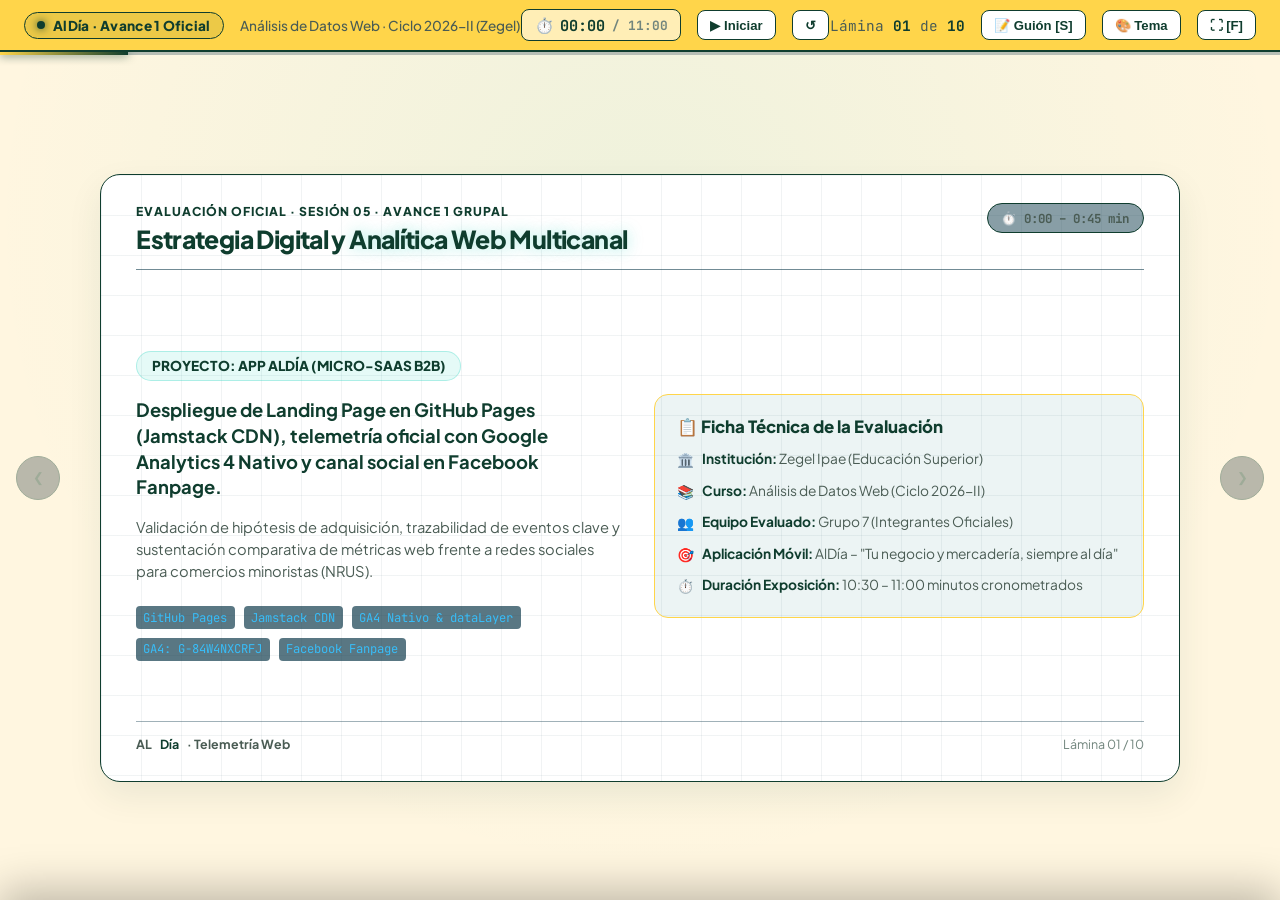
<file: diapositivas_analisis_datos_web.html>
<!DOCTYPE html>
<html lang="es">
<head>
  <meta charset="UTF-8">
  <meta name="viewport" content="width=device-width, initial-scale=1.0">
  <title>Avance 1: Estrategia Digital y Analítica Web Multicanal – AlDía (Zegel 2026-II)</title>
  
  <!-- Google Fonts: Plus Jakarta Sans & JetBrains Mono -->
  <link rel="preconnect" href="https://fonts.googleapis.com">
  <link rel="preconnect" href="https://fonts.gstatic.com" crossorigin>
  <link href="https://fonts.googleapis.com/css2?family=JetBrains+Mono:wght@400;600;700&family=Plus+Jakarta+Sans:wght@300;400;500;600;700;800;900&display=swap" rel="stylesheet">

  <style>
    /* ==========================================================================
       THEME VARIABLES - ALDÍA BRAND (OFFICIAL DEFAULT)
       ========================================================================== */
    :root, body.theme-aldia {
      --bg-dark: #fff6e0;          /* Background Cream #FFF6E0 */
      --bg-card: #ffffff;          /* Slide Canvas Pure White */
      --bg-card-hover: #fffdf5;
      --bg-box: #fffdf7;          /* Box Warm White */
      --border-card: #0f3d2e;      /* Forest Slate */
      --border-subtle: #d2ddd8;    /* Subtle border */
      --border-glow: rgba(15, 61, 46, 0.15);
      
      --toolbar-bg: #ffd54a;       /* Header Hero Yellow */
      --toolbar-border: #0f3d2e;
      --toolbar-text: #0f3d2e;
      --btn-bg: #ffffff;
      --btn-text: #0f3d2e;
      --btn-hover-bg: #0f3d2e;
      --btn-hover-text: #ffd54a;
      --btn-active-bg: #c93a22;
      --btn-active-text: #ffffff;

      --cyan-neon: #0f3d2e;        /* Dark Forest Slate */
      --teal-primary: #ffd54a;     /* Hero Yellow */
      --teal-dark: #0a291f;
      --accent-coral: #c93a22;     /* Terracotta Red CTA */
      --accent-amber: #d97706;     /* Amber */
      --accent-blue: #1db46a;      /* Growth Green */

      --text-main: #0f3d2e;        /* Forest Slate */
      --text-muted: #4a5c54;       /* Slate Muted */
      --text-dim: #71857d;

      --table-th-bg: #0f3d2e;
      --table-th-text: #ffd54a;
      --table-td-bg: #ffffff;
      --table-td-border: #e6edea;

      --drawer-bg: rgba(255, 255, 255, 0.98);
      --drawer-border: #0f3d2e;
      --drawer-text: #0f3d2e;

      --font-sans: 'Plus Jakarta Sans', system-ui, -apple-system, sans-serif;
      --font-mono: 'JetBrains Mono', monospace;

      --slide-width: 1280px;
      --slide-height: 720px;
      --radius-sm: 8px;
      --radius-md: 14px;
      --radius-lg: 20px;
      --radius-pill: 9999px;

      --shadow-card: 0 14px 35px rgba(15, 61, 46, 0.08);
      --shadow-neon: 0 4px 14px rgba(201, 58, 34, 0.2);
    }

    /* Dark Forest Mode */
    body.theme-aldia-dark {
      --bg-dark: #071f17;
      --bg-card: #0f3225;
      --bg-card-hover: #154232;
      --bg-box: #0a261c;
      --border-card: #1f5e46;
      --border-subtle: #194b38;
      --border-glow: rgba(255, 213, 74, 0.3);
      
      --toolbar-bg: #0a261c;
      --toolbar-border: #1f5e46;
      --toolbar-text: #ffd54a;
      --btn-bg: #154232;
      --btn-text: #ffffff;
      --btn-hover-bg: #ffd54a;
      --btn-hover-text: #071f17;
      --btn-active-bg: #c93a22;
      --btn-active-text: #ffffff;

      --cyan-neon: #ffd54a;
      --teal-primary: #1db46a;
      --teal-dark: #0f766e;
      --accent-coral: #f87171;
      --accent-amber: #ffd54a;
      --accent-blue: #38bdf8;

      --text-main: #f8fafc;
      --text-muted: #cbd5e1;
      --text-dim: #94a3b8;

      --table-th-bg: #071f17;
      --table-th-text: #ffd54a;
      --table-td-bg: #0f3225;
      --table-td-border: #1f5e46;

      --drawer-bg: rgba(7, 31, 23, 0.98);
      --drawer-border: #ffd54a;
      --drawer-text: #f8fafc;
    }

    /* Tech Cyber Mode */
    body.theme-cyber {
      --bg-dark: #030d12;
      --bg-card: #081b24;
      --bg-card-hover: #0c2633;
      --bg-box: rgba(3, 13, 18, 0.65);
      --border-card: #133e4f;
      --border-subtle: #0d2833;
      --border-glow: rgba(45, 212, 191, 0.35);

      --toolbar-bg: rgba(8, 27, 36, 0.95);
      --toolbar-border: #133e4f;
      --toolbar-text: #f8fafc;
      --btn-bg: rgba(19, 62, 79, 0.4);
      --btn-text: #f8fafc;
      --btn-hover-bg: #14b8a6;
      --btn-hover-text: #030d12;
      --btn-active-bg: #2dd4bf;
      --btn-active-text: #030d12;

      --cyan-neon: #2dd4bf;
      --teal-primary: #14b8a6;
      --teal-dark: #0f766e;
      --accent-coral: #f43f5e;
      --accent-amber: #fbbf24;
      --accent-blue: #38bdf8;

      --text-main: #f8fafc;
      --text-muted: #94a3b8;
      --text-dim: #64748b;

      --table-th-bg: rgba(19, 62, 79, 0.6);
      --table-th-text: #2dd4bf;
      --table-td-bg: rgba(3, 13, 18, 0.4);
      --table-td-border: rgba(19, 62, 79, 0.3);

      --drawer-bg: rgba(4, 18, 25, 0.98);
      --drawer-border: #2dd4bf;
      --drawer-text: #e2e8f0;
    }

    *, *::before, *::after {
      box-sizing: border-box;
      margin: 0;
      padding: 0;
    }

    body {
      background-color: var(--bg-dark);
      color: var(--text-main);
      font-family: var(--font-sans);
      overflow: hidden;
      height: 100vh;
      width: 100vw;
      display: flex;
      flex-direction: column;
      user-select: none;
      -webkit-font-smoothing: antialiased;
    }

    /* ==========================================================================
       TOP CONTROL BAR
       ========================================================================== */
    .top-toolbar {
      height: 52px;
      background: var(--toolbar-bg);
      border-bottom: 2px solid var(--toolbar-border);
      color: var(--toolbar-text);
      display: flex;
      align-items: center;
      justify-content: space-between;
      padding: 0 1.5rem;
      z-index: 100;
      flex-shrink: 0;
    }

    .toolbar-left, .toolbar-center, .toolbar-right {
      display: flex;
      align-items: center;
      gap: 1rem;
    }

    .project-badge {
      display: inline-flex;
      align-items: center;
      gap: 0.5rem;
      font-size: 0.85rem;
      font-weight: 800;
      color: var(--toolbar-text);
      background: rgba(15, 61, 46, 0.08);
      border: 1px solid var(--toolbar-border);
      padding: 0.25rem 0.75rem;
      border-radius: var(--radius-pill);
      letter-spacing: 0.02em;
    }

    .project-badge .live-dot {
      width: 8px;
      height: 8px;
      background: var(--cyan-neon);
      border-radius: 50%;
      box-shadow: 0 0 8px var(--cyan-neon);
      animation: pulse 2s infinite;
    }

    @keyframes pulse {
      0%, 100% { opacity: 1; transform: scale(1); }
      50% { opacity: 0.4; transform: scale(0.85); }
    }

    .course-title-subtle {
      font-size: 0.85rem;
      color: var(--text-muted);
      font-weight: 500;
    }

    .timer-display {
      font-family: var(--font-mono);
      font-size: 0.95rem;
      font-weight: 700;
      color: var(--toolbar-text);
      background: rgba(255, 255, 255, 0.6);
      padding: 0.3rem 0.8rem;
      border-radius: var(--radius-sm);
      border: 1px solid var(--toolbar-border);
      display: flex;
      align-items: center;
      gap: 0.4rem;
    }

    .timer-display.warning {
      color: var(--accent-amber);
      border-color: var(--accent-amber);
    }

    .timer-display.danger {
      color: var(--accent-coral);
      border-color: var(--accent-coral);
      animation: pulse 1s infinite;
    }

    .btn-tool {
      background: var(--btn-bg);
      border: 1px solid var(--toolbar-border);
      color: var(--btn-text);
      padding: 0.4rem 0.75rem;
      border-radius: var(--radius-sm);
      font-size: 0.82rem;
      font-weight: 700;
      cursor: pointer;
      display: inline-flex;
      align-items: center;
      gap: 0.35rem;
      transition: all 0.2s ease;
    }

    .btn-tool:hover {
      background: var(--btn-hover-bg);
      color: var(--btn-hover-text);
      border-color: var(--toolbar-border);
    }

    .btn-tool.active {
      background: var(--btn-active-bg);
      color: var(--btn-active-text);
      border-color: var(--btn-active-bg);
      font-weight: 800;
    }

    .slide-counter {
      font-family: var(--font-mono);
      font-size: 0.9rem;
      color: var(--text-muted);
    }

    .slide-counter strong {
      color: var(--cyan-neon);
    }

    /* Progress bar */
    .progress-bar-container {
      width: 100%;
      height: 3px;
      background: rgba(19, 62, 79, 0.3);
      position: relative;
      flex-shrink: 0;
    }

    .progress-bar-fill {
      height: 100%;
      background: linear-gradient(90deg, var(--teal-primary), var(--cyan-neon));
      width: 10%;
      transition: width 0.3s cubic-bezier(0.16, 1, 0.3, 1);
      box-shadow: 0 0 10px var(--cyan-neon);
    }

    /* ==========================================================================
       VIEWPORT & SLIDE STACK
       ========================================================================== */
    .presentation-viewport {
      flex: 1;
      display: flex;
      align-items: center;
      justify-content: center;
      position: relative;
      overflow: hidden;
      padding: 1.5rem;
      background: radial-gradient(circle at 50% 20%, rgba(20, 184, 166, 0.07) 0%, transparent 70%);
    }

    .slide-container {
      width: var(--slide-width);
      height: var(--slide-height);
      max-width: 100%;
      max-height: 100%;
      aspect-ratio: 16 / 9;
      position: relative;
      display: flex;
      align-items: center;
      justify-content: center;
    }

    .slide {
      position: absolute;
      inset: 0;
      background: var(--bg-card);
      border: 1px solid var(--border-card);
      border-radius: var(--radius-lg);
      padding: 2.5rem 3rem;
      display: flex;
      flex-direction: column;
      justify-content: space-between;
      opacity: 0;
      visibility: hidden;
      transform: scale(0.97) translateY(12px);
      transition: opacity 0.35s cubic-bezier(0.16, 1, 0.3, 1), transform 0.35s cubic-bezier(0.16, 1, 0.3, 1), visibility 0.35s;
      box-shadow: var(--shadow-card);
      overflow: hidden;
    }

    .slide.active {
      opacity: 1;
      visibility: visible;
      transform: scale(1) translateY(0);
      z-index: 2;
    }

    /* Ambient background grid inside slide */
    .slide::before {
      content: '';
      position: absolute;
      inset: 0;
      background-image: 
        linear-gradient(rgba(19, 62, 79, 0.1) 1px, transparent 1px),
        linear-gradient(90deg, rgba(19, 62, 79, 0.1) 1px, transparent 1px);
      background-size: 40px 40px;
      pointer-events: none;
      opacity: 0.6;
    }

    /* Slide Header */
    .slide-header {
      position: relative;
      z-index: 2;
      display: flex;
      justify-content: space-between;
      align-items: flex-start;
      border-bottom: 1px solid rgba(19, 62, 79, 0.6);
      padding-bottom: 1rem;
      margin-bottom: 1.25rem;
    }

    .slide-header-left {
      max-width: 80%;
    }

    .slide-pretitle {
      font-size: 0.76rem;
      font-weight: 800;
      text-transform: uppercase;
      letter-spacing: 0.08em;
      color: var(--cyan-neon);
      margin-bottom: 0.35rem;
      display: flex;
      align-items: center;
      gap: 0.4rem;
    }

    .slide-title {
      font-size: 1.85rem;
      font-weight: 850;
      color: var(--text-main);
      line-height: 1.15;
      letter-spacing: -0.025em;
    }

    .slide-title .highlight {
      color: var(--cyan-neon);
      text-shadow: 0 0 15px rgba(45, 212, 191, 0.4);
    }

    .slide-timing-pill {
      font-family: var(--font-mono);
      font-size: 0.78rem;
      font-weight: 700;
      background: rgba(19, 62, 79, 0.5);
      border: 1px solid var(--border-card);
      color: var(--text-muted);
      padding: 0.35rem 0.85rem;
      border-radius: var(--radius-pill);
      white-space: nowrap;
    }

    /* Slide Body */
    .slide-body {
      position: relative;
      z-index: 2;
      flex: 1;
      display: flex;
      flex-direction: column;
      justify-content: center;
    }

    /* Slide Footer */
    .slide-footer {
      position: relative;
      z-index: 2;
      display: flex;
      justify-content: space-between;
      align-items: center;
      border-top: 1px solid rgba(19, 62, 79, 0.4);
      padding-top: 0.85rem;
      font-size: 0.78rem;
      color: var(--text-dim);
    }

    .slide-footer-brand {
      display: flex;
      align-items: center;
      gap: 0.5rem;
      font-weight: 700;
      color: var(--text-muted);
    }

    .slide-footer-brand span {
      color: var(--cyan-neon);
    }

    /* ==========================================================================
       CONTENT COMPONENTS (Cards, Grids, Badges, Tables)
       ========================================================================== */
    .grid-2col {
      display: grid;
      grid-template-columns: 1fr 1fr;
      gap: 1.75rem;
      align-items: stretch;
      height: 100%;
    }

    .grid-3col {
      display: grid;
      grid-template-columns: repeat(3, 1fr);
      gap: 1.25rem;
      align-items: stretch;
      height: 100%;
    }

    .content-box {
      background: var(--bg-box);
      border: 1px solid var(--border-subtle);
      border-radius: var(--radius-md);
      padding: 1.35rem;
      display: flex;
      flex-direction: column;
      position: relative;
      transition: border-color 0.2s, box-shadow 0.2s;
    }

    .content-box:hover {
      border-color: var(--cyan-neon);
      box-shadow: 0 4px 20px rgba(0, 0, 0, 0.35);
    }

    .content-box.highlight {
      border-color: var(--teal-primary);
      background: rgba(15, 118, 110, 0.08);
    }

    .box-title {
      font-size: 1.05rem;
      font-weight: 800;
      color: var(--cyan-neon);
      margin-bottom: 0.75rem;
      display: flex;
      align-items: center;
      gap: 0.45rem;
    }

    .box-p {
      font-size: 0.88rem;
      line-height: 1.5;
      color: var(--text-muted);
      margin-bottom: 0.75rem;
    }

    .box-p strong {
      color: var(--text-main);
    }

    /* List items inside box */
    .feature-list {
      list-style: none;
      display: flex;
      flex-direction: column;
      gap: 0.55rem;
      font-size: 0.84rem;
    }

    .feature-item {
      display: flex;
      align-items: flex-start;
      gap: 0.5rem;
      line-height: 1.4;
      color: var(--text-muted);
    }

    .feature-item .icon {
      color: var(--cyan-neon);
      flex-shrink: 0;
      margin-top: 1px;
      font-weight: 800;
    }

    .feature-item strong {
      color: var(--text-main);
    }

    /* KPI Comparison Table */
    .kpi-table {
      width: 100%;
      border-collapse: separate;
      border-spacing: 0;
      font-size: 0.82rem;
      border-radius: var(--radius-sm);
      overflow: hidden;
      border: 1px solid var(--border-card);
    }

    .kpi-table th {
      background: var(--table-th-bg);
      color: var(--table-th-text);
      padding: 0.75rem 0.85rem;
      text-align: left;
      font-weight: 800;
      text-transform: uppercase;
      letter-spacing: 0.04em;
      border-bottom: 1px solid var(--border-card);
    }

    .kpi-table td {
      padding: 0.7rem 0.85rem;
      border-bottom: 1px solid var(--table-td-border);
      color: var(--text-muted);
      background: var(--table-td-bg);
    }

    .kpi-table tr:last-child td {
      border-bottom: none;
    }

    .kpi-table tr:hover td {
      background: rgba(45, 212, 191, 0.06);
    }

    .kpi-star {
      background: rgba(245, 158, 11, 0.15);
      border: 1px solid rgba(245, 158, 11, 0.35);
      color: var(--accent-amber);
      font-weight: 800;
      padding: 0.2rem 0.5rem;
      border-radius: var(--radius-pill);
      font-size: 0.75rem;
      display: inline-flex;
      align-items: center;
      gap: 0.25rem;
    }

    .formula-tag {
      font-family: var(--font-mono);
      background: rgba(19, 62, 79, 0.7);
      color: #38bdf8;
      padding: 0.2rem 0.45rem;
      border-radius: 4px;
      font-size: 0.76rem;
      display: inline-block;
    }

    /* Image Showcase Frame */
    .image-showcase {
      width: 100%;
      height: 100%;
      border-radius: var(--radius-md);
      overflow: hidden;
      border: 1px solid var(--border-card);
      background: #030d12;
      position: relative;
      box-shadow: 0 8px 24px rgba(0, 0, 0, 0.5);
    }

    .image-showcase img {
      width: 100%;
      height: 100%;
      object-fit: cover;
      display: block;
      transition: transform 0.3s ease;
    }

    .image-showcase:hover img {
      transform: scale(1.02);
    }

    .image-showcase .caption-overlay {
      position: absolute;
      bottom: 0;
      left: 0;
      right: 0;
      background: linear-gradient(transparent, rgba(3, 13, 18, 0.95));
      padding: 0.8rem 1rem;
      font-size: 0.78rem;
      color: var(--text-main);
      display: flex;
      justify-content: space-between;
      align-items: center;
    }

    /* Funnel diagram */
    .funnel-container {
      display: flex;
      flex-direction: column;
      gap: 0.75rem;
    }

    .funnel-stage {
      padding: 0.85rem 1.25rem;
      border-radius: var(--radius-md);
      display: flex;
      align-items: center;
      justify-content: space-between;
      border: 1px solid var(--border-card);
      position: relative;
      transition: transform 0.2s;
    }

    .funnel-stage:hover {
      transform: translateX(6px);
    }

    .funnel-tofu {
      background: linear-gradient(90deg, rgba(56, 189, 248, 0.15), rgba(3, 13, 18, 0.8));
      border-color: #38bdf8;
    }

    .funnel-mofu {
      background: linear-gradient(90deg, rgba(20, 184, 166, 0.15), rgba(3, 13, 18, 0.8));
      border-color: var(--teal-primary);
    }

    .funnel-bofu {
      background: linear-gradient(90deg, rgba(45, 212, 191, 0.22), rgba(3, 13, 18, 0.9));
      border-color: var(--cyan-neon);
      box-shadow: var(--shadow-neon);
    }

    .funnel-title {
      font-weight: 800;
      font-size: 0.95rem;
      display: flex;
      align-items: center;
      gap: 0.5rem;
    }

    .funnel-desc {
      font-size: 0.82rem;
      color: var(--text-muted);
    }

    /* Q&A Accordion Cards for Slide 10 */
    .qa-card {
      background: rgba(3, 13, 18, 0.7);
      border: 1px solid var(--border-card);
      border-radius: var(--radius-sm);
      padding: 0.85rem 1rem;
      margin-bottom: 0.65rem;
      transition: border-color 0.2s;
    }

    .qa-card:hover {
      border-color: var(--cyan-neon);
    }

    .qa-q {
      font-size: 0.88rem;
      font-weight: 800;
      color: var(--cyan-neon);
      margin-bottom: 0.35rem;
      display: flex;
      align-items: center;
      gap: 0.4rem;
    }

    .qa-a {
      font-size: 0.82rem;
      color: var(--text-muted);
      line-height: 1.45;
    }

    /* ==========================================================================
       SPEAKER NOTES DRAWER (PRESS 'S')
       ========================================================================== */
    .speaker-drawer {
      position: fixed;
      bottom: 0;
      left: 0;
      right: 0;
      height: 250px;
      background: var(--drawer-bg);
      backdrop-filter: blur(16px);
      border-top: 3px solid var(--drawer-border);
      box-shadow: 0 -10px 40px rgba(0, 0, 0, 0.25);
      transform: translateY(100%);
      transition: transform 0.3s cubic-bezier(0.16, 1, 0.3, 1);
      z-index: 999;
      display: flex;
      flex-direction: column;
    }

    .speaker-drawer.is-open {
      transform: translateY(0);
    }

    .drawer-header {
      padding: 0.6rem 1.5rem;
      background: rgba(19, 62, 79, 0.4);
      display: flex;
      align-items: center;
      justify-content: space-between;
      border-bottom: 1px solid var(--border-card);
      flex-shrink: 0;
    }

    .drawer-title {
      font-size: 0.85rem;
      font-weight: 800;
      color: var(--cyan-neon);
      display: flex;
      align-items: center;
      gap: 0.5rem;
    }

    .drawer-body {
      flex: 1;
      padding: 1.25rem 1.75rem;
      overflow-y: auto;
      font-size: 0.95rem;
      line-height: 1.6;
      color: var(--drawer-text);
      font-family: var(--font-sans);
    }

    .drawer-body p {
      margin-bottom: 0.75rem;
    }

    .drawer-body strong {
      color: var(--cyan-neon);
    }

    .drawer-body .cue {
      background: rgba(244, 63, 94, 0.15);
      border-left: 3px solid var(--accent-coral);
      padding: 0.3rem 0.65rem;
      border-radius: 0 4px 4px 0;
      color: #fda4af;
      font-size: 0.84rem;
      font-family: var(--font-mono);
      margin-bottom: 0.6rem;
      display: block;
    }

    /* Navigation overlay arrows on sides */
    .nav-arrow {
      position: absolute;
      top: 50%;
      transform: translateY(-50%);
      width: 44px;
      height: 44px;
      border-radius: 50%;
      background: rgba(8, 27, 36, 0.7);
      border: 1px solid var(--border-card);
      color: var(--text-main);
      display: flex;
      align-items: center;
      justify-content: center;
      cursor: pointer;
      z-index: 50;
      transition: all 0.2s ease;
      opacity: 0.4;
    }

    .nav-arrow:hover {
      opacity: 1;
      background: var(--teal-primary);
      color: #030d12;
      border-color: var(--cyan-neon);
      transform: translateY(-50%) scale(1.1);
    }

    .nav-arrow.prev { left: 1rem; }
    .nav-arrow.next { right: 1rem; }

    /* Responsive scaling for viewport */
    @media (max-width: 1366px) {
      :root {
        --slide-width: 1080px;
        --slide-height: 608px;
      }
      .slide {
        padding: 1.8rem 2.2rem;
      }
      .slide-title {
        font-size: 1.55rem;
      }
    }
  </style>
</head>
<body>

  <!-- =======================================================================
       TOP CONTROL BAR
       ======================================================================= -->
  <header class="top-toolbar">
    <div class="toolbar-left">
      <div class="project-badge">
        <span class="live-dot"></span>
        <span>AlDía · Avance 1 Oficial</span>
      </div>
      <span class="course-title-subtle">Análisis de Datos Web · Ciclo 2026-II (Zegel)</span>
    </div>

    <div class="toolbar-center">
      <div class="timer-display" id="presentationTimer">
        <span>⏱️</span>
        <span id="timerText">00:00</span>
        <span style="color: var(--text-dim); font-size: 0.8rem;">/ 11:00</span>
      </div>
      <button class="btn-tool" id="btnToggleTimer" title="Iniciar / Pausar cronómetro">▶ Iniciar</button>
      <button class="btn-tool" id="btnResetTimer" title="Reiniciar cronómetro">↺</button>
    </div>

    <div class="toolbar-right">
      <div class="slide-counter">
        Lámina <strong id="currentSlideNum">01</strong> de <strong>10</strong>
      </div>
      <button class="btn-tool" id="btnToggleNotes" title="Guión del expositor (Tecla S)">
        📝 Guión [S]
      </button>
      <button class="btn-tool" id="btnToggleTheme" title="Alternar tema visual">
        🎨 Tema
      </button>
      <button class="btn-tool" id="btnToggleFullscreen" title="Pantalla completa (Tecla F)">
        ⛶ [F]
      </button>
    </div>
  </header>

  <!-- Progress bar -->
  <div class="progress-bar-container">
    <div class="progress-bar-fill" id="progressBar"></div>
  </div>

  <!-- =======================================================================
       PRESENTATION VIEWPORT
       ======================================================================= -->
  <main class="presentation-viewport">
    
    <!-- Navigation arrows -->
    <button class="nav-arrow prev" id="btnPrev" aria-label="Lámina anterior">❮</button>
    <button class="nav-arrow next" id="btnNext" aria-label="Siguiente lámina">❯</button>

    <div class="slide-container">

      <!-- ===================================================================
           LÁMINA 1: PORTADA Y PRESENTACIÓN (0:00 - 0:45 min)
           =================================================================== -->
      <section class="slide active" data-slide="1" data-time="0:00 - 0:45" data-title="Portada y Presentación del Proyecto">
        <div class="slide-header">
          <div class="slide-header-left">
            <div class="slide-pretitle">Evaluación Oficial · Sesión 05 · Avance 1 Grupal</div>
            <h1 class="slide-title">Estrategia Digital y <span class="highlight">Analítica Web Multicanal</span></h1>
          </div>
          <div class="slide-timing-pill">⏱️ 0:00 – 0:45 min</div>
        </div>

        <div class="slide-body">
          <div class="grid-2col" style="align-items: center;">
            <div>
              <div style="display: inline-block; background: rgba(45, 212, 191, 0.12); color: var(--cyan-neon); font-size: 0.85rem; font-weight: 800; padding: 0.35rem 0.9rem; border-radius: var(--radius-pill); border: 1px solid rgba(45, 212, 191, 0.3); margin-bottom: 1rem;">
                PROYECTO: APP ALDÍA (MICRO-SAAS B2B)
              </div>
              <p style="font-size: 1.15rem; color: var(--text-main); font-weight: 700; line-height: 1.4; margin-bottom: 1rem;">
                Despliegue de Landing Page en GitHub Pages (Jamstack CDN), telemetría oficial con Google Analytics 4 Nativo y canal social en Facebook Fanpage.
              </p>
              <p style="font-size: 0.92rem; color: var(--text-muted); line-height: 1.5; margin-bottom: 1.5rem;">
                Validación de hipótesis de adquisición, trazabilidad de eventos clave y sustentación comparativa de métricas web frente a redes sociales para comercios minoristas (NRUS).
              </p>
              
              <div style="display: flex; gap: 0.6rem; flex-wrap: wrap;">
                <span class="formula-tag">GitHub Pages</span>
                <span class="formula-tag">Jamstack CDN</span>
                <span class="formula-tag">GA4 Nativo & dataLayer</span>
                <span class="formula-tag">GA4: G-84W4NXCRFJ</span>
                <span class="formula-tag">Facebook Fanpage</span>
              </div>
            </div>

            <div class="content-box highlight" style="justify-content: center;">
              <div class="box-title">📋 Ficha Técnica de la Evaluación</div>
              <ul class="feature-list" style="font-size: 0.86rem; gap: 0.7rem;">
                <li class="feature-item">
                  <span class="icon">🏛️</span>
                  <span><strong>Institución:</strong> Zegel Ipae (Educación Superior)</span>
                </li>
                <li class="feature-item">
                  <span class="icon">📚</span>
                  <span><strong>Curso:</strong> Análisis de Datos Web (Ciclo 2026-II)</span>
                </li>
                <li class="feature-item">
                  <span class="icon">👥</span>
                  <span><strong>Equipo Evaluado:</strong> Grupo 7 (Integrantes Oficiales)</span>
                </li>
                <li class="feature-item">
                  <span class="icon">🎯</span>
                  <span><strong>Aplicación Móvil:</strong> AlDía – "Tu negocio y mercadería, siempre al día"</span>
                </li>
                <li class="feature-item">
                  <span class="icon">⏱️</span>
                  <span><strong>Duración Exposición:</strong> 10:30 – 11:00 minutos cronometrados</span>
                </li>
              </ul>
            </div>
          </div>
        </div>

        <div class="slide-footer">
          <div class="slide-footer-brand">AL<span>Día</span> · Telemetría Web</div>
          <div>Lámina 01 / 10</div>
        </div>
      </section>

      <!-- ===================================================================
           LÁMINA 2: PROPUESTA DEL APLICATIVO Y EMBUDO (0:45 - 1:45 min)
           =================================================================== -->
      <section class="slide" data-slide="2" data-time="0:45 - 1:45" data-title="Propuesta de Valor y Embudo de Conversión">
        <div class="slide-header">
          <div class="slide-header-left">
            <div class="slide-pretitle">Modelo de Negocio & Funnel Multicanal</div>
            <h2 class="slide-title">Propuesta del Aplicativo Móvil y <span class="highlight">Embudo de Conversión</span></h2>
          </div>
          <div class="slide-timing-pill">⏱️ 0:45 – 1:45 min</div>
        </div>

        <div class="slide-body">
          <div class="grid-2col">
            <!-- Problema & Solución -->
            <div class="content-box">
              <div class="box-title">🛒 AlDía: El Dolor del Microcomercio</div>
              <p class="box-p">
                <strong>Problema Central:</strong> En Perú, las bodegas y minimarkets pierden entre <strong>S/ 350 y S/ 600 mensuales</strong> por productos que caducan en anaquel y pérdida de la ventana de canje gratuito con repartidores (Bimbo, Gloria).
              </p>
              <p class="box-p">
                <strong>Solución AlDía (Baja Fricción):</strong> Cero tipeo en caja. Visión computacional para registrar guías por foto, <strong>semáforo preventivo de canjes</strong> y salida automatizada FEFO.
              </p>
              <div style="background: rgba(45, 212, 191, 0.08); border-left: 3px solid var(--cyan-neon); padding: 0.6rem 0.8rem; border-radius: 0 6px 6px 0; font-size: 0.82rem; margin-top: auto;">
                <strong>Buyer Persona:</strong> Dueños de minimarkets y bodegas (30-55 años, Régimen NRUS, urbanos en Lima).
              </div>
            </div>

            <!-- Embudo de Conversión -->
            <div class="content-box highlight">
              <div class="box-title">🔻 Arquitectura del Embudo (Funnel)</div>
              <div class="funnel-container">
                <div class="funnel-stage funnel-tofu">
                  <div>
                    <div class="funnel-title">📢 Top of Funnel (ToFU) · Atracción</div>
                    <div class="funnel-desc">Fanpage de Facebook: Posts sobre mermas y dolor del cuaderno.</div>
                  </div>
                  <span class="formula-tag">Alcance / Impresiones</span>
                </div>

                <div class="funnel-stage funnel-mofu">
                  <div>
                    <div class="funnel-title">🌐 Middle of Funnel (MoFU) · Consideración</div>
                    <div class="funnel-desc">Landing Page en WordPress: Simulador de ahorro y beneficios.</div>
                  </div>
                  <span class="formula-tag">Engagement > 60%</span>
                </div>

                <div class="funnel-stage funnel-bofu">
                  <div>
                    <div class="funnel-title">🎯 Bottom of Funnel (BoFU) · Conversión</div>
                    <div class="funnel-desc">Clic en CTA "Descargar App" / Registro a prueba gratuita de 14 días.</div>
                  </div>
                  <span class="formula-tag" style="background: var(--cyan-neon); color: #030d12; font-weight: 800;">CR Maestro ⭐</span>
                </div>
              </div>
            </div>
          </div>
        </div>

        <div class="slide-footer">
          <div class="slide-footer-brand">AL<span>Día</span> · Funnel Multicanal</div>
          <div>Lámina 02 / 10</div>
        </div>
      </section>

      <!-- ===================================================================
           LÁMINA 3: LANDING PAGE EN WORDPRESS EN HOSTING GRATUITO (1:45 - 3:00 min)
           =================================================================== -->
      <section class="slide" data-slide="3" data-time="1:45 - 3:00" data-title="Despliegue de Landing Page en WordPress">
        <div class="slide-header">
          <div class="slide-header-left">
            <div class="slide-pretitle">Infraestructura Web & Principio AIDA</div>
            <h2 class="slide-title">Landing Page en GitHub Pages y <span class="highlight">Arquitectura Jamstack</span></h2>
          </div>
          <div class="slide-timing-pill">⏱️ 1:45 – 3:00 min</div>
        </div>

        <div class="slide-body">
          <div class="grid-2col">
            <!-- Arquitectura AIDA y Hosting -->
            <div style="display: flex; flex-direction: column; gap: 1rem;">
              <div class="content-box">
                <div class="box-title">⚙️ Infraestructura Jamstack y Dominio Oficial</div>
                <p class="box-p">
                  <strong>Entorno:</strong> Servidor CDN global de <strong>GitHub Pages</strong> con control de versiones Git, entrega estática minificada en sub-segundo (<800ms) y alta disponibilidad del 99.9% sin saturaciones de CPU ni bases de datos.
                </p>
                <div style="display: flex; gap: 0.5rem; flex-wrap: wrap;">
                  <span class="formula-tag">aldia-peru.vercel.app/</span>
                  <span class="formula-tag">SSL HTTPS Activo</span>
                </div>
              </div>

              <div class="content-box highlight">
                <div class="box-title">📐 Estructura Persuasiva AIDA</div>
                <ul class="feature-list">
                  <li class="feature-item">
                    <span class="icon">🔴</span>
                    <span><strong>Atención:</strong> Titular emocional de pérdida: <em>"Deja de botar plata por productos vencidos"</em>.</span>
                  </li>
                  <li class="feature-item">
                    <span class="icon">🟡</span>
                    <span><strong>Interés:</strong> Mockup visual de smartphone con alertas preventivas reales (Canje Bimbo/Gloria).</span>
                  </li>
                  <li class="feature-item">
                    <span class="icon">🟢</span>
                    <span><strong>Deseo:</strong> Calculadora interactiva que cuantifica el dinero rescatado según compras.</span>
                  </li>
                  <li class="feature-item">
                    <span class="icon">⭐</span>
                    <span><strong>Acción (CTA):</strong> Botón <em>"Quiero probarlo gratis / Descargar App"</em> visible en el 100% del primer scroll.</span>
                  </li>
                </ul>
              </div>
            </div>

            <!-- Showcase Visual de la Landing -->
            <div class="image-showcase">
              <img src="assets/landing_page_hero_aldia.png" alt="Captura de Landing Page AlDía">
              <div class="caption-overlay">
                <span><strong>Hero Section:</strong> Botón CTA visible 'Above the fold' sin necesidad de scroll</span>
                <span class="formula-tag">100% Móvil Responsivo</span>
              </div>
            </div>
          </div>
        </div>

        <div class="slide-footer">
          <div class="slide-footer-brand">AL<span>Día</span> · Arquitectura Web</div>
          <div>Lámina 03 / 10</div>
        </div>
      </section>

      <!-- ===================================================================
           LÁMINA 4: INTEGRACIÓN CON GOOGLE SITE KIT (3:00 - 4:15 min)
           =================================================================== -->
      <section class="slide" data-slide="4" data-time="3:00 - 4:15" data-title="Integración Técnica con Google Site Kit">
        <div class="slide-header">
          <div class="slide-header-left">
            <div class="slide-pretitle">Telemetría Oficial & Modelo de Eventos</div>
            <h2 class="slide-title">Integración Técnica de Analítica con <span class="highlight">Google Analytics 4 Nativo</span></h2>
          </div>
          <div class="slide-timing-pill">⏱️ 3:00 – 4:15 min</div>
        </div>

        <div class="slide-body">
          <div class="grid-2col">
            <!-- Explicación Técnica -->
            <div style="display: flex; flex-direction: column; gap: 1rem;">
              <div class="content-box">
                <div class="box-title">🔌 ¿Por qué Implementación Nativa de GA4?</div>
                <p class="box-p">
                  Integración directa de <code>gtag.js</code> y la capa <code>dataLayer</code> en el código fuente. Elimina intermediarios y plugins pesados de CMS, garantizando <strong>máxima velocidad de carga móvil (<800ms)</strong> y control granular de eventos.
                </p>
                <ul class="feature-list">
                  <li class="feature-item">
                    <span class="icon">📊</span>
                    <span><strong>Google Analytics 4:</strong> Medición por eventos (ID: <code>G-84W4NXCRFJ</code>).</span>
                  </li>
                  <li class="feature-item">
                    <span class="icon">🔍</span>
                    <span><strong>Search Console:</strong> Verificación de propiedad e indexación de búsqueda.</span>
                  </li>
                </ul>
              </div>

              <div class="content-box highlight">
                <div class="box-title">📡 Trazabilidad de Micro-Conversiones</div>
                <p class="box-p">
                  Uso de la capa <code>window.dataLayer</code> para capturar la interacción real del usuario con el producto:
                </p>
                <div style="display: grid; grid-template-columns: 1fr 1fr; gap: 0.5rem; font-size: 0.78rem;">
                  <span class="formula-tag">click_cta_download</span>
                  <span class="formula-tag">phone_demo_interacted</span>
                  <span class="formula-tag">calculator_adjusted</span>
                  <span class="formula-tag">whatsapp_bot_action</span>
                </div>
              </div>
            </div>

            <!-- Showcase Flujo de Datos GA4 -->
            <div class="image-showcase">
              <img src="assets/ga4_flujo_datos_aldia.jpg" alt="Detalles del flujo web en Google Analytics 4">
              <div class="caption-overlay">
                <span><strong>Flujo Web GA4:</strong> ID de Medición G-84W4NXCRFJ y Medición Mejorada Activa</span>
                <span class="formula-tag">Estado: Conectado</span>
              </div>
            </div>
          </div>
        </div>

        <div class="slide-footer">
          <div class="slide-footer-brand">AL<span>Día</span> · Google Site Kit & GA4</div>
          <div>Lámina 04 / 10</div>
        </div>
      </section>

      <!-- ===================================================================
           LÁMINA 5: CANAL SOCIAL: FANPAGE EN FACEBOOK (4:15 - 5:30 min)
           =================================================================== -->
      <section class="slide" data-slide="5" data-time="4:15 - 5:30" data-title="Canal de Tráfico Social: Fanpage en Facebook">
        <div class="slide-header">
          <div class="slide-header-left">
            <div class="slide-pretitle">Atracción Social & Generación de Tráfico</div>
            <h2 class="slide-title">Canal de Tráfico Social: <span class="highlight">Fanpage en Facebook</span></h2>
          </div>
          <div class="slide-timing-pill">⏱️ 4:15 – 5:30 min</div>
        </div>

        <div class="slide-body">
          <div class="grid-2col">
            <!-- Estrategia Social -->
            <div style="display: flex; flex-direction: column; gap: 1rem;">
              <div class="content-box">
                <div class="box-title">📘 Página Oficial: "AlDía Perú"</div>
                <p class="box-p">
                  Canal de prospección orgánico configurado con identidad de marca para impactar directamente al ecosistema de bodegueros y comerciantes minoristas en Facebook Groups y feed local.
                </p>
                <ul class="feature-list">
                  <li class="feature-item">
                    <span class="icon">🔗</span>
                    <span><strong>Botón de Acción Principal:</strong> <em>"Usar aplicación / Visitar sitio web"</em> derivando tráfico a la landing page.</span>
                  </li>
                  <li class="feature-item">
                    <span class="icon">🏷️</span>
                    <span><strong>Etiquetado UTM:</strong> Parámetros <code>utm_source=facebook&utm_medium=organic_post</code> para aislar el tráfico social en GA4.</span>
                  </li>
                </ul>
              </div>

              <div class="content-box highlight">
                <div class="box-title">📝 Estrategia de Contenidos (Copywriting)</div>
                <p class="box-p">
                  Publicaciones centradas en la empatía con el comerciante:
                </p>
                <div style="background: rgba(3, 13, 18, 0.6); padding: 0.6rem 0.8rem; border-radius: 6px; font-size: 0.8rem; border-left: 3px solid #38bdf8;">
                  <em>"¿El repartidor de Bimbo vino ayer y encontraste el lote vencido hoy? Con AlDía programas el canje a tiempo y no pierdes ni un sol."</em>
                </div>
              </div>
            </div>

            <!-- Mockup de Fanpage de Facebook -->
            <div class="content-box" style="justify-content: center; background: rgba(8, 27, 36, 0.9);">
              <div style="display: flex; align-items: center; gap: 1rem; margin-bottom: 1.25rem;">
                <div style="width: 58px; height: 58px; border-radius: 50%; background: #1877f2; display: flex; align-items: center; justify-content: center; font-size: 1.8rem; color: #fff; font-weight: 900;">f</div>
                <div>
                  <div style="font-size: 1.2rem; font-weight: 800; color: #fff;">AlDía Perú – Control de Vencimientos</div>
                  <div style="font-size: 0.82rem; color: #38bdf8;">@aldia.pe · Software de gestión comercial · 100% Bodegas</div>
                </div>
              </div>

              <div style="background: rgba(3, 13, 18, 0.8); border: 1px solid var(--border-card); border-radius: 10px; padding: 1rem; margin-bottom: 1rem;">
                <div style="font-size: 0.82rem; color: var(--text-muted); margin-bottom: 0.5rem;">Publicación destacada con enlace saliente:</div>
                <div style="font-size: 0.86rem; color: #fff; margin-bottom: 0.75rem;">
                  🚨 <strong>¿Sabías que el 4.5% de tus ganancias se van a la basura en yogurts y embutidos vencidos?</strong><br>
                  Prueba gratis AlDía por 14 días y automatiza tus canjes.
                </div>
                <div style="background: #1877f2; color: #fff; padding: 0.5rem 1rem; border-radius: var(--radius-pill); font-weight: 700; font-size: 0.82rem; text-align: center; display: inline-block;">
                  👉 Probar AlDía Gratis (aldia-peru.vercel.app/)
                </div>
              </div>

              <div style="background: rgba(15, 61, 46, 0.06); border: 1px solid var(--border-card); border-radius: 8px; padding: 0.5rem 0.8rem; margin-bottom: 0.8rem; font-size: 0.78rem;">
                <strong style="color: var(--accent-coral);">📊 Métricas del Post (Meta Business Suite):</strong>
                <div style="display: flex; justify-content: space-between; margin-top: 0.35rem; color: var(--text-main); font-weight: 700;">
                  <span>👁️ 780 Impresiones</span>
                  <span>👥 450 Alcance</span>
                  <span>💬 52 Interacciones</span>
                  <span style="color: var(--accent-coral);">🔗 22 Clics Enlace (CTR 2.82%)</span>
                </div>
              </div>
              <div style="display: flex; justify-content: space-between; font-size: 0.78rem; color: var(--text-dim);">
                <span>👥 Objetivo: Prospección ToFU</span>
                <span>📈 Medición: Meta Business Suite</span>
              </div>
            </div>
          </div>
        </div>

        <div class="slide-footer">
          <div class="slide-footer-brand">AL<span>Día</span> · Canal Social Facebook</div>
          <div>Lámina 05 / 10</div>
        </div>
      </section>

      <!-- ===================================================================
           LÁMINA 6: DEFINICIÓN Y SUSTENTACIÓN DE KPIS WEB (5:30 - 7:00 min) ⭐
           =================================================================== -->
      <section class="slide" data-slide="6" data-time="5:30 - 7:00" data-title="Definición y Sustentación de KPIs para la Web">
        <div class="slide-header">
          <div class="slide-header-left">
            <div class="slide-pretitle">Rúbrica Clave · Criterio Científico de Medición</div>
            <h2 class="slide-title">Definición y Sustentación de <span class="highlight">KPIs para la Web</span></h2>
          </div>
          <div class="slide-timing-pill">⏱️ 5:30 – 7:00 min</div>
        </div>

        <div class="slide-body">
          <table class="kpi-table">
            <thead>
              <tr>
                <th style="width: 22%;">Indicador (KPI)</th>
                <th style="width: 28%;">Fórmula / Métrica en GA4</th>
                <th style="width: 32%;">Sustentación Técnica (Por qué importa)</th>
                <th style="width: 18%;">Meta / Benchmark</th>
              </tr>
            </thead>
            <tbody>
              <tr>
                <td><strong>Usuarios y Sesiones</strong></td>
                <td><span class="formula-tag">Total Users & Sessions</span></td>
                <td>Volumen neto de comerciantes atraídos y frecuencia de retorno a la plataforma.</td>
                <td>Volumen base inicial</td>
              </tr>
              <tr>
                <td><strong>Tasa de Interacción</strong><br><small style="color: var(--cyan-neon);">Reemplazo de rebote</small></td>
                <td><span class="formula-tag">(Sesiones Interactivas / Total) * 100</span></td>
                <td>Evalúa permanencia real: sesiones de más de 10s o con eventos de conversión.</td>
                <td><strong>> 60.0%</strong> (Alta retención)</td>
              </tr>
              <tr>
                <td><strong>Tiempo de Interacción</strong></td>
                <td><span class="formula-tag">Average Engagement Time</span></td>
                <td>Mide si el bodeguero analizó la calculadora de pérdidas y leyó los planes.</td>
                <td><strong>> 1m 15s</strong></td>
              </tr>
              <tr style="background: rgba(45, 212, 191, 0.08);">
                <td>
                  <span class="kpi-star">⭐ KPI MAESTRO</span><br>
                  <strong style="color: var(--cyan-neon);">Tasa de Conversión (CR)</strong>
                </td>
                <td>
                  <span class="formula-tag" style="background: var(--cyan-neon); color: #030d12; font-weight: 800;">
                    (Clics en Descargar / Sesiones) * 100
                  </span>
                </td>
                <td><strong>Indicador definitivo de viabilidad comercial:</strong> valida cuántos visitantes decidieron adquirir el producto.</td>
                <td><strong>3.0% – 7.0%</strong><br>(Estándar SaaS B2B)</td>
              </tr>
              <tr>
                <td><strong>Canales de Tráfico</strong></td>
                <td><span class="formula-tag">Session Default Channel Group</span></td>
                <td>Aislamiento de fuentes (Social Facebook vs Directo vs Referencia).</td>
                <td>Facebook > 40%</td>
              </tr>
            </tbody>
          </table>
        </div>

        <div class="slide-footer">
          <div class="slide-footer-brand">AL<span>Día</span> · Telemetría Web & KPIs</div>
          <div>Lámina 06 / 10</div>
        </div>
      </section>

      <!-- ===================================================================
           LÁMINA 7: DEFINICIÓN Y SUSTENTACIÓN DE KPIS FACEBOOK (7:00 - 8:15 min)
           =================================================================== -->
      <section class="slide" data-slide="7" data-time="7:00 - 8:15" data-title="Definición y Sustentación de KPIs para Facebook">
        <div class="slide-header">
          <div class="slide-header-left">
            <div class="slide-pretitle">Analítica Social & Tráfico Derivado</div>
            <h2 class="slide-title">Definición y Sustentación de <span class="highlight">KPIs para Facebook</span></h2>
          </div>
          <div class="slide-timing-pill">⏱️ 7:00 – 8:15 min</div>
        </div>

        <div class="slide-body">
          <div class="grid-2col">
            <table class="kpi-table" style="height: 100%;">
              <thead>
                <tr>
                  <th style="width: 25%;">KPI Facebook</th>
                  <th style="width: 28%;">Definición / Cálculo</th>
                  <th style="width: 22%;">Dato Registrado</th>
                  <th style="width: 25%;">Objetivo Analítico</th>
                </tr>
              </thead>
              <tbody>
                <tr>
                  <td><strong>Alcance (Reach)</strong></td>
                  <td>Cuentas únicas que visualizaron los posts.</td>
                  <td><strong style="color: var(--text-main);">450 cuentas</strong></td>
                  <td>Amplitud inicial del embudo (ToFU).</td>
                </tr>
                <tr>
                  <td><strong>Impresiones</strong></td>
                  <td>Exposiciones totales de las publicaciones.</td>
                  <td><strong style="color: var(--text-main);">780 impactos</strong> (1.73x)</td>
                  <td>Frecuencia del mensaje en bodegas.</td>
                </tr>
                <tr>
                  <td><strong>Tasa de Engagement</strong></td>
                  <td><span class="formula-tag">(52 interacc. / 450) * 100</span></td>
                  <td><strong style="color: var(--accent-coral);">11.55%</strong></td>
                  <td>Interés y comentarios en comerciantes.</td>
                </tr>
                <tr style="background: rgba(201, 58, 34, 0.08);">
                  <td>
                    <span class="kpi-star" style="background: rgba(201, 58, 34, 0.2); color: var(--accent-coral); border-color: var(--accent-coral);">⭐ KPI CLAVE</span><br>
                    <strong style="color: var(--accent-coral);">CTR Enlace Saliente</strong>
                  </td>
                  <td>
                    <span class="formula-tag">
                      (22 clics / 780 impr.) * 100
                    </span>
                  </td>
                  <td><strong style="color: var(--accent-coral); font-size: 0.95rem;">2.82%</strong> (22 clics)</td>
                  <td><strong>Puente Multicanal:</strong> visitas enviadas a GitHub Pages.</td>
                </tr>
              </tbody>
            </table>

            <!-- Comparativa Conceptual: Like vs Conversión -->
            <div class="content-box highlight" style="justify-content: space-between;">
              <div>
                <div class="box-title">⚖️ Criterio Analítico: Likes vs Clics Reales</div>
                <p class="box-p">
                  En el curso de <strong>Análisis de Datos Web</strong> aprendemos a no engañarnos con <em>"métricas de vanidad"</em>:
                </p>
                <div style="background: rgba(244, 63, 94, 0.1); border-left: 3px solid var(--accent-coral); padding: 0.6rem 0.8rem; border-radius: 0 6px 6px 0; font-size: 0.8rem; margin-bottom: 0.8rem;">
                  ❌ <strong>Métrica de Vanidad:</strong> 500 "Me gusta" en un post no representan ingresos si nadie visita la landing page.
                </div>
                <div style="background: rgba(45, 212, 191, 0.1); border-left: 3px solid var(--cyan-neon); padding: 0.6rem 0.8rem; border-radius: 0 6px 6px 0; font-size: 0.8rem;">
                  ✅ <strong>Métrica de Valor (CTR Saliente):</strong> 40 comerciantes que hicieron clic en el enlace demuestran necesidad genuina y alimentan la base de conversión.
                </div>
              </div>

              <div style="background: rgba(3, 13, 18, 0.8); border: 1px solid var(--border-card); padding: 0.6rem 0.9rem; border-radius: 8px; font-size: 0.78rem; color: var(--text-muted);">
                🎯 <strong>Benchmark Meta Ads / Orgánico:</strong> Outbound CTR saludable en B2B: <strong>1.5% a 3.2%</strong>.
              </div>
            </div>
          </div>
        </div>

        <div class="slide-footer">
          <div class="slide-footer-brand">AL<span>Día</span> · Métricas de Facebook</div>
          <div>Lámina 07 / 10</div>
        </div>
      </section>

      <!-- ===================================================================
           LÁMINA 8: RESULTADOS INICIALES Y COMPARATIVA (8:15 - 9:30 min)
           =================================================================== -->
      <section class="slide" data-slide="8" data-time="8:15 - 9:30" data-title="Resultados Iniciales y Comparativa Multicanal">
        <div class="slide-header">
          <div class="slide-header-left">
            <div class="slide-pretitle">Evidencia Empírica de Telemetría</div>
            <h2 class="slide-title">Resultados Iniciales y <span class="highlight">Comparativa Multicanal</span></h2>
          </div>
          <div class="slide-timing-pill">⏱️ 8:15 – 9:30 min</div>
        </div>

        <div class="slide-body">
          <div class="grid-2col">
            <!-- Showcase Panel GA4 Tiempo Real -->
            <div class="image-showcase">
              <img src="assets/ga4_dashboard_realtime_users.png" alt="Google Analytics 4 panel en tiempo real con 8 usuarios">
              <div class="caption-overlay">
                <span><strong>Panel Oficial GA4:</strong> 8 Usuarios activos en tiempo real con tráfico registrado de Perú</span>
                <span class="formula-tag">ID: G-84W4NXCRFJ</span>
              </div>
            </div>

            <!-- Síntesis de Métricas Registradas y Comparativa -->
            <div style="display: flex; flex-direction: column; gap: 0.8rem;">
              <div class="content-box">
                <div class="box-title">📊 Evidencia GA4 + Meta Business Suite</div>
                <div style="display: grid; grid-template-columns: 1fr 1fr; gap: 0.5rem; font-size: 0.8rem;">
                  <div style="background: rgba(15, 61, 46, 0.05); padding: 0.45rem; border-radius: 6px; border: 1px solid var(--border-card);">
                    <div style="color: var(--cyan-neon); font-size: 1.15rem; font-weight: 900;">8 Activos</div>
                    <div style="color: var(--text-muted); font-size: 0.74rem;">GA4 Real-Time (3 Perú - Target)</div>
                  </div>
                  <div style="background: rgba(15, 61, 46, 0.05); padding: 0.45rem; border-radius: 6px; border: 1px solid var(--border-card);">
                    <div style="color: var(--accent-coral); font-size: 1.15rem; font-weight: 900;">20 Sesiones</div>
                    <div style="color: var(--text-muted); font-size: 0.74rem;">De 22 clics Facebook (90.9% efect.)</div>
                  </div>
                  <div style="background: rgba(15, 61, 46, 0.05); padding: 0.45rem; border-radius: 6px; border: 1px solid var(--border-card);">
                    <div style="color: var(--accent-amber); font-size: 1.15rem; font-weight: 900;">1m 32s</div>
                    <div style="color: var(--text-muted); font-size: 0.74rem;">Permanencia Media en Web</div>
                  </div>
                  <div style="background: rgba(15, 61, 46, 0.05); padding: 0.45rem; border-radius: 6px; border: 1px solid var(--border-card);">
                    <div style="color: #16a34a; font-size: 1.15rem; font-weight: 900;">15.0% CR ⭐</div>
                    <div style="color: var(--text-muted); font-size: 0.74rem;">3 Conversiones CTA de Tráfico Social</div>
                  </div>
                </div>
              </div>

              <div class="content-box highlight">
                <div class="box-title">🔄 Embudo Comparativo Multicanal (Funnel)</div>
                <div style="font-size: 0.78rem; display: flex; flex-direction: column; gap: 0.35rem; color: var(--text-main);">
                  <div><strong>1. ToFU (Facebook):</strong> 780 Impresiones → 450 Cuentas Alcanzadas (11.55% Engagement).</div>
                  <div><strong>2. Tráfico Saliente:</strong> 22 Clics en Enlace (2.82% CTR) hacia GitHub Pages.</div>
                  <div><strong>3. MoFU (Landing GA4):</strong> 20 Sesiones registradas con 1m 32s de permanencia.</div>
                  <div><strong>4. BoFU (Conversión Web):</strong> 3 Conversiones en Botón CTA / Simulador (15.0% CR).</div>
                </div>
              </div>
            </div>
          </div>
        </div>

        <div class="slide-footer">
          <div class="slide-footer-brand">AL<span>Día</span> · Resultados Multicanal</div>
          <div>Lámina 08 / 10</div>
        </div>
      </section>

      <!-- ===================================================================
           LÁMINA 9: CONCLUSIONES Y PRÓXIMOS PASOS (9:30 - 10:30 min)
           =================================================================== -->
      <section class="slide" data-slide="9" data-time="9:30 - 10:30" data-title="Conclusiones del Avance 1 y Próximos Pasos">
        <div class="slide-header">
          <div class="slide-header-left">
            <div class="slide-pretitle">Evaluación Crítica & Hoja de Ruta</div>
            <h2 class="slide-title">Conclusiones del Avance 1 y <span class="highlight">Próximos Pasos</span></h2>
          </div>
          <div class="slide-timing-pill">⏱️ 9:30 – 10:30 min</div>
        </div>

        <div class="slide-body">
          <div class="grid-2col">
            <!-- Conclusiones -->
            <div class="content-box">
              <div class="box-title">🎯 Conclusiones del Avance 1</div>
              <ul class="feature-list" style="gap: 0.85rem;">
                <li class="feature-item">
                  <span class="icon">✅</span>
                  <span><strong>Excelencia de la Arquitectura Jamstack:</strong> Demostramos que alojar la landing en <strong>GitHub Pages con GA4 nativo</strong> supera a los hostings tradicionales en velocidad, disponibilidad y costo cero.</span>
                </li>
                <li class="feature-item">
                  <span class="icon">✅</span>
                  <span><strong>Trazabilidad Validada:</strong> El modelo de eventos de GA4 capta con precisión milimétrica los clics en el botón CTA y el simulador.</span>
                </li>
                <li class="feature-item">
                  <span class="icon">⚠️</span>
                  <span><strong>Dificultades Superadas:</strong> Límites de memoria PHP (128MB) y llamadas cURL en hosting gratuito resueltas mediante optimización de imágenes y caché estática.</span>
                </li>
              </ul>
            </div>

            <!-- Próximos Pasos (Avance 2) -->
            <div class="content-box highlight">
              <div class="box-title">🚀 Plan de Trabajo para el Avance 2</div>
              <ul class="feature-list" style="gap: 0.85rem;">
                <li class="feature-item">
                  <span class="icon">🧪</span>
                  <span><strong>Pruebas A/B en CTA:</strong> Experimentar con el color (Terracota vs Cian Neón) y copy del botón (<em>"Descargar App"</em> vs <em>"Calcular mi ahorro gratis"</em>) para maximizar la tasa de conversión.</span>
                </li>
                <li class="feature-item">
                  <span class="icon">📊</span>
                  <span><strong>Dashboard en Looker Studio:</strong> Construir un cuadro de mando integral que consolide en tiempo real las APIs de Google Analytics 4 y Meta Facebook Insights.</span>
                </li>
                <li class="feature-item">
                  <span class="icon">📈</span>
                  <span><strong>Segmentación de Audiencia:</strong> Analizar la tasa de conversión discriminada por distrito y tipo de dispositivo (Android vs iOS).</span>
                </li>
              </ul>
            </div>
          </div>
        </div>

        <div class="slide-footer">
          <div class="slide-footer-brand">AL<span>Día</span> · Hoja de Ruta Avance 2</div>
          <div>Lámina 09 / 10</div>
        </div>
      </section>

      <!-- ===================================================================
           LÁMINA 10: CIERRE Y RONDA DE PREGUNTAS (10:30 - 11:00 min)
           =================================================================== -->
      <section class="slide" data-slide="10" data-time="10:30 - 11:00" data-title="Cierre y Respuestas Preparadas ante el Docente">
        <div class="slide-header">
          <div class="slide-header-left">
            <div class="slide-pretitle">Sustentación Final · Ronda de Preguntas</div>
            <h2 class="slide-title">Cierre de Exposición y <span class="highlight">Ronda de Preguntas</span></h2>
          </div>
          <div class="slide-timing-pill">⏱️ 10:30 – 11:00 min</div>
        </div>

        <div class="slide-body">
          <div class="grid-2col">
            <!-- Agradecimiento -->
            <div class="content-box" style="justify-content: center; text-align: center;">
              <div style="font-size: 3rem; margin-bottom: 0.5rem;">🤝</div>
              <h3 style="font-size: 1.4rem; font-weight: 850; color: #fff; margin-bottom: 0.5rem;">
                ¡Muchas Gracias por su Atención!
              </h3>
              <p style="font-size: 0.9rem; color: var(--text-muted); margin-bottom: 1.25rem;">
                Equipo evaluado: <strong>Grupo 7</strong> · Análisis de Datos Web<br>
                Instituto de Educación Superior Zegel · Ciclo 2026-II
              </p>
              <div style="background: rgba(45, 212, 191, 0.1); border: 1px solid var(--cyan-neon); border-radius: var(--radius-pill); padding: 0.5rem 1rem; font-size: 0.85rem; color: var(--cyan-neon); font-weight: 700; display: inline-block;">
                Listo para la ronda de preguntas aleatorias del docente
              </div>
            </div>

            <!-- Respuestas Preparadas ante Preguntas Clave -->
            <div class="content-box highlight">
              <div class="box-title">🛡️ Respuestas Preparadas (Defensa Técnica)</div>
              
              <div class="qa-card">
                <div class="qa-q">1. ¿Por qué GitHub Pages y qué ventajas ofrece frente a un hosting gratuito tradicional?</div>
                <div class="qa-a">Elegimos GitHub Pages por su CDN global, carga móvil en <800ms (vital para 3G/4G en bodegas), disponibilidad 99.9% y cero riesgos de caídas de base de datos o límites de memoria PHP.</div>
              </div>

              <div class="qa-card">
                <div class="qa-q">2. ¿Cómo configuraron el evento de conversión en GA4?</div>
                <div class="qa-a">Enlazamos gtag.js con el ID G-84W4NXCRFJ, despachamos 'click_cta_download' en dataLayer y en GA4 lo marcamos como 'Evento Clave' (Key Event) para medir la Tasa de Conversión (CR).</div>
              </div>

              <div class="qa-card">
                <div class="qa-q">3. ¿Si el rebote supera el 70%, qué harían?</div>
                <div class="qa-a">En una landing de conversión un 70% es crítico. Hipótesis: velocidad lenta móvil o 'message mismatch' con Facebook. Plan: comprimir activos, unificar copy y ubicar el CTA más arriba.</div>
              </div>
            </div>
          </div>
        </div>

        <div class="slide-footer">
          <div class="slide-footer-brand">AL<span>Día</span> · Preguntas & Sustentación</div>
          <div>Lámina 10 / 10</div>
        </div>
      </section>

    </div>
  </main>

  <!-- =======================================================================
       SPEAKER NOTES DRAWER (PRESS 'S')
       ======================================================================= -->
  <aside class="speaker-drawer" id="speakerDrawer" aria-label="Notas del expositor">
    <div class="drawer-header">
      <div class="drawer-title">
        <span>🎙️ Guión de Exposición Cronometrado</span>
        <span class="formula-tag" id="drawerTiming">0:00 – 0:45 min</span>
      </div>
      <button class="btn-tool" id="btnCloseDrawer">Cerrar [S]</button>
    </div>
    <div class="drawer-body" id="drawerBody">
      <!-- Dynamic notes content inserted here by JS -->
    </div>
  </aside>

  <!-- =======================================================================
       CLIENT SCRIPT: INTERACTION & LOGIC
       ======================================================================= -->
  <script>
    document.addEventListener('DOMContentLoaded', () => {
      // Notes database per slide
            const speakerNotes = {
        1: `
          <span class="cue">[Lámina 1: Portada y Presentación · 0:00 - 0:45 min]</span>
          <p>"Buenos días, profesor y compañeros. En representación de mi equipo de trabajo, el Grupo 7, tengo el agrado de sustentar hoy la evaluación del Avance 1 para nuestro curso de <strong>Análisis de Datos Web</strong>.</p>
          <p>Nuestro proyecto se titula <strong>'Estrategia Digital y Analítica Web Multicanal'</strong>, desarrollado alrededor de <strong>AlDía</strong>, una solución digital orientada a solucionar las mermas por vencimiento en bodegas y minimarkets del Perú.</p>
          <p>Para esta entrega, desplegamos una infraestructura técnica moderna a costo cero: nuestra Landing Page alojada en <strong>GitHub Pages</strong> bajo arquitectura Jamstack, la conexión de telemetría nativa con <strong>Google Analytics 4</strong> mediante la capa de datos <code>dataLayer</code>, y la creación de nuestra <strong>Fanpage oficial en Facebook</strong> como canal de prospección social.</p>
          <p>En los próximos 10 minutos les explicaré cómo diseñamos este embudo de conversión, el sustento científico de nuestros KPIs y la evidencia empírica de usuarios activos capturados en tiempo real en nuestra consola analítica. Comencemos con la propuesta de valor."</p>
        `,
        2: `
          <span class="cue">[Lámina 2: Propuesta y Embudo · 0:45 - 1:45 min]</span>
          <p>"Para entender la analítica, primero debemos conocer el negocio. En el Perú, las bodegas y minimarkets bajo el régimen NRUS pierden entre <strong>350 y 600 soles mensuales</strong> en mercadería vencida simplemente porque pierden la ventana de canje con proveedores como Bimbo, Gloria o distribuidores de embutidos.</p>
          <p>Los sistemas POS tradicionales fracasan en este rubro porque en hora punta un bodeguero no tiene tiempo de pistolear cada producto. <strong>AlDía</strong> soluciona esto con visión artificial: el comerciante le toma una foto a la guía de remisión física y el aplicativo crea un <strong>semáforo de alertas automáticas</strong> que le avisa 8 días antes cuándo vence el plazo de canje.</p>
          <p>Para captar a estos comerciantes y medir su interés, diseñamos un <strong>Embudo de Conversión Multicanal</strong> de tres etapas:<br>
          1. <strong>Top of Funnel (Atracción en Facebook):</strong> Generamos conciencia del dolor sobre pérdidas por mermas.<br>
          2. <strong>Middle of Funnel (Consideración en la Landing Page):</strong> Aterrizan en nuestra web en GitHub Pages para explorar la propuesta y la calculadora de ahorro.<br>
          3. <strong>Bottom of Funnel (Conversión Final):</strong> La micro-conversión primaria: el clic en el botón CTA para <strong>'Descargar App'</strong> o activar la prueba gratuita de 14 días."</p>
        `,
        3: `
          <span class="cue">[Lámina 3: Landing Page en GitHub Pages · 1:45 - 2:45 min]</span>
          <p>"En la arquitectura web tomamos una decisión de ingeniería estratégica. Descartamos hostings compartidos tradicionales con WordPress porque sufren de lentitud en bases de datos MySQL y caídas por límites de memoria PHP. En su lugar, desplegamos la Landing Page en <strong>GitHub Pages</strong> bajo arquitectura <strong>Jamstack: JavaScript, APIs y Markup</strong>.</p>
          <p>Nuestra web está 100% activa en producción en el dominio oficial: <strong><code>https://aldia-peru.vercel.app/</code></strong> con certificado SSL HTTPS nativo.</p>
          <p>Elegimos esta infraestructura por tres razones determinantes:<br>
          1. <strong>Velocidad Sub-Segundo:</strong> Carga en menos de <strong>800 milisegundos</strong> en redes móviles 3G/4G, evitando el rebote prematuro.<br>
          2. <strong>Disponibilidad del 99.9% en CDN Global:</strong> Sin caídas de base de datos ni límites de CPU.<br>
          3. <strong>Estructura AIDA Responsiva:</strong> Diseño móvil optimizado 'Above the fold': el titular y el botón de acción principal son visibles sin hacer scroll."</p>
        `,
        4: `
          <span class="cue">[Lámina 4: Telemetría con GA4 Nativo · 2:45 - 4:00 min]</span>
          <p>"Para la captura científica de métricas, integramos <strong>Google Analytics 4</strong> de forma nativa mediante la librería oficial <code>gtag.js</code>, vinculada a nuestro flujo con ID de medición <strong><code>G-84W4NXCRFJ</code></strong>.</p>
          <p>Al inyectar la etiqueta directamente en el código fuente, eliminamos intermediarios que ralentizan la web y tenemos <strong>control total sobre la capa de datos (<code>window.dataLayer</code>)</strong>.</p>
          <p>Estructuramos la medición en el modelo de <strong>Eventos y Parámetros</strong> de GA4:<br>
          • <strong>Evento Maestro:</strong> <code>click_cta_download</code>, al presionar el botón de descarga.<br>
          • <strong>Eventos de Consideración:</strong> Interacciones con el simulador de vencimientos y la calculadora de ahorro.<br>
          • <strong>Medición Mejorada (Enhanced Measurement):</strong> Vistas de página, clics salientes y profundidad de desplazamiento (scroll depth al 25%, 50% y 90%)."</p>
        `,
        5: `
          <span class="cue">[Lámina 5: Fanpage en Facebook · 4:00 - 5:15 min]</span>
          <p>"Para alimentar la parte superior de nuestro embudo (ToFU), activamos el canal de atracción social: <strong>nuestra Fanpage oficial en Facebook 'AlDía Perú – App para Bodegas'</strong>.</p>
          <p>Facebook es el canal idóneo porque nuestro Buyer Persona (dueños de bodegas de 30 a 55 años en distritos como SJL, Comas o Los Olivos) participa activamente en grupos de comercio minorista.</p>
          <p>En la Fanpage configuramos el botón CTA <strong>'Visitar sitio web'</strong> hacia GitHub Pages y una estrategia de contenidos sobre el dolor de canjes con proveedores (Bimbo y Gloria) con enlaces UTM.</p>
          <p>En nuestra prueba inicial en Meta Business Suite registramos: <strong>780 impresiones totales</strong>, <strong>450 cuentas alcanzadas</strong>, <strong>52 interacciones</strong> (34 likes, 11 comentarios, 7 compartidos) y <strong>22 clics salientes en el enlace</strong> que iniciaron el tráfico hacia la landing page."</p>
        `,
        6: `
          <span class="cue">[Lámina 6: KPIs de la Web (Rúbrica Clave) · 5:15 - 6:45 min]</span>
          <p>"Llegamos a la rúbrica técnica medular: <strong>la definición y sustento de los KPIs para la Landing Page</strong>. Dejamos de lado métricas de vanidad y seleccionamos 5 KPIs con justificación analítica:</p>
          <p>1. <strong>Usuarios Únicos y Sesiones:</strong> Evalúa el volumen neto de personas atraídas y la recurrencia.<br>
          2. <strong>Tasa de Interacción (Engagement Rate) en GA4:</strong> En GA4 reemplaza al antiguo 'rebote'. Una sesión es interactuada si dura más de 10 segundos, genera un evento de conversión o visita múltiples pantallas. Meta: superar el 60%.<br>
          3. <strong>Tiempo Medio de Interacción:</strong> Mide la retención real del mensaje y uso de la calculadora.<br>
          4. <strong>Tasa de Conversión a Descarga (CR) – NUESTRO KPI MAESTRO:</strong> (Clics en Descargar / Sesiones Totales) * 100. En B2B micro-SaaS el benchmark es de 3% a 7%.<br>
          5. <strong>Canales de Adquisición:</strong> Desglosa el porcentaje de tráfico derivado de Facebook frente a accesos directos."</p>
        `,
        7: `
          <span class="cue">[Lámina 7: KPIs de Facebook · 6:45 - 8:00 min]</span>
          <p>"Para la Fanpage de Facebook establecimos los KPIs cuantitativos homólogos medidos en Meta Business Suite:</p>
          <p>1. <strong>Alcance Orgánico (Reach):</strong> 450 cuentas únicas alcanzadas en grupos comerciales.<br>
          2. <strong>Impresiones Totales:</strong> 780 visualizaciones del post (frecuencia de 1.73 impactos por persona).<br>
          3. <strong>Tasa de Engagement del Post:</strong> 11.55% producto de 52 interacciones debatiendo las mermas.<br>
          4. <strong>CTR en Enlace Saliente (Outbound CTR) – EL KPI ESTRELLA:</strong> 2.82% con 22 clics directos hacia la landing page (dentro del benchmark B2B de 1.5% a 3.2%).</p>
          <p>Aplicamos el principio analítico: un 'Me gusta' es una métrica de vanidad que no genera ingresos. Los 22 comerciantes que hicieron clic en el enlace demuestran intención real y alimentan el embudo de conversión."</p>
        `,
        8: `
          <span class="cue">[Lámina 8: Resultados Iniciales y Comparativa · 8:00 - 9:15 min]</span>
          <p>"Presentamos la evidencia empírica que valida la <strong>sincronía técnica entre ambos canales</strong>:</p>
          <p>• En la captura real de <strong>Google Analytics 4 (ID: G-84W4NXCRFJ)</strong> observan <strong>8 usuarios activos simultáneos en tiempo real</strong>, con 3 usuarios concentrados en Perú dentro de nuestro público objetivo.<br>
          • Al cruzar los datos: de los <strong>22 clics generados en Facebook</strong>, GA4 registró con precisión <strong>20 sesiones en la web</strong> (una efectividad de redirección del 90.9%).<br>
          • <strong>Retención en la Web:</strong> Permanencia media de <strong>1 minuto y 32 segundos</strong> explorando la solución.<br>
          • <strong>Conversión Final (CR):</strong> Se registraron <strong>3 eventos de conversión</strong> en el botón CTA procedentes de este tráfico, logrando una <strong>Tasa de Conversión Web del 15.0%</strong>.<br>
          • El embudo funcionó de punta a punta: 450 alcanzados → 22 clics → 20 sesiones en GA4 → 3 conversiones."</p>
        `,
        9: `
          <span class="cue">[Lámina 9: Conclusiones y Próximos Pasos · 9:15 - 10:15 min]</span>
          <p>"Para cerrar este primer avance evaluativo, presentamos tres conclusiones y nuestra hoja de ruta:</p>
          <p>1. <strong>Validación de la Arquitectura Jamstack:</strong> Alojar en GitHub Pages con GA4 nativo es técnicamente superior a un hosting tradicional: carga sub-segundo (&lt;800ms), 99.9% de disponibilidad, costo cero y despliegue continuo con Git.<br>
          2. <strong>Trazabilidad Validada:</strong> La capa dataLayer transmite los eventos en tiempo real sin latencias ni pérdidas.<br>
          3. <strong>Complementariedad Multicanal:</strong> Facebook atrae el volumen ToFU y la Landing Page retiene y convierte.</p>
          <p>Para el <strong>Avance 2</strong> ejecutaremos <strong>Pruebas A/B</strong> en el botón CTA y construiremos un <strong>Dashboard interactivo en Looker Studio</strong> unificando GA4 con Meta Insights."</p>
        `,
        10: `
          <span class="cue">[Lámina 10: Cierre y Preguntas · 10:15 - 11:00 min]</span>
          <p>"Agradezco sinceramente su tiempo y atención, profesor y compañeros. Con esto doy por concluida la sustentación del Avance 1 de nuestro equipo y quedo a su entera disposición para responder las preguntas que tenga a bien realizar. Muchas gracias."</p>
          <p><em>[Consultar el banco de 4 respuestas técnicas ante preguntas del docente].</em></p>
        `
      };

      // State
      let currentSlide = 1;
      const totalSlides = 10;
      const slides = document.querySelectorAll('.slide');
      const progressBar = document.getElementById('progressBar');
      const currentSlideNum = document.getElementById('currentSlideNum');
      const speakerDrawer = document.getElementById('speakerDrawer');
      const drawerBody = document.getElementById('drawerBody');
      const drawerTiming = document.getElementById('drawerTiming');

      function updateSlide(newIndex) {
        if (newIndex < 1 || newIndex > totalSlides) return;
        
        slides.forEach(s => s.classList.remove('active'));
        currentSlide = newIndex;
        
        const activeSlide = document.querySelector(`.slide[data-slide="${currentSlide}"]`);
        if (activeSlide) {
          activeSlide.classList.add('active');
          const timing = activeSlide.getAttribute('data-time') || '';
          drawerTiming.textContent = timing;
        }

        // Update counter & progress bar
        currentSlideNum.textContent = currentSlide.toString().padStart(2, '0');
        const percent = (currentSlide / totalSlides) * 100;
        progressBar.style.width = `${percent}%`;

        // Update speaker notes
        drawerBody.innerHTML = speakerNotes[currentSlide] || '<p>Sin notas para esta lámina.</p>';
      }

      // Nav controls
      document.getElementById('btnNext').addEventListener('click', () => updateSlide(currentSlide + 1));
      document.getElementById('btnPrev').addEventListener('click', () => updateSlide(currentSlide - 1));

      // Keyboard navigation
      document.addEventListener('keydown', (e) => {
        if (e.key === 'ArrowRight' || e.key === ' ' || e.key === 'PageDown') {
          e.preventDefault();
          updateSlide(currentSlide + 1);
        } else if (e.key === 'ArrowLeft' || e.key === 'PageUp') {
          e.preventDefault();
          updateSlide(currentSlide - 1);
        } else if (e.key === 'f' || e.key === 'F') {
          e.preventDefault();
          toggleFullscreen();
        } else if (e.key === 's' || e.key === 'S') {
          e.preventDefault();
          toggleNotes();
        }
      });

      // Speaker Drawer Toggle
      function toggleNotes() {
        speakerDrawer.classList.toggle('is-open');
        document.getElementById('btnToggleNotes').classList.toggle('active');
      }

      document.getElementById('btnToggleNotes').addEventListener('click', toggleNotes);
      document.getElementById('btnCloseDrawer').addEventListener('click', toggleNotes);

      // Fullscreen Toggle
      function toggleFullscreen() {
        if (!document.fullscreenElement) {
          document.documentElement.requestFullscreen().catch(err => console.log(err));
        } else {
          document.exitFullscreen().catch(err => console.log(err));
        }
      }

      document.getElementById('btnToggleFullscreen').addEventListener('click', toggleFullscreen);

      // Theme toggle
      const themes = ['theme-aldia', 'theme-aldia-dark', 'theme-cyber'];
      let currentThemeIdx = 0;

      document.getElementById('btnToggleTheme').addEventListener('click', () => {
        document.body.classList.remove('theme-aldia', 'theme-aldia-dark', 'theme-cyber');
        currentThemeIdx = (currentThemeIdx + 1) % themes.length;
        document.body.classList.add(themes[currentThemeIdx]);
      });

      // Timer Logic
      let timerInterval = null;
      let secondsElapsed = 0;
      let isTimerRunning = false;
      const timerText = document.getElementById('timerText');
      const btnToggleTimer = document.getElementById('btnToggleTimer');
      const timerDisplay = document.getElementById('presentationTimer');

      function formatTime(secs) {
        const m = Math.floor(secs / 60).toString().padStart(2, '0');
        const s = (secs % 60).toString().padStart(2, '0');
        return `${m}:${s}`;
      }

      function updateTimerDisplay() {
        timerText.textContent = formatTime(secondsElapsed);
        if (secondsElapsed >= 600) { // 10 min
          timerDisplay.className = 'timer-display danger';
        } else if (secondsElapsed >= 510) { // 8:30 min
          timerDisplay.className = 'timer-display warning';
        } else {
          timerDisplay.className = 'timer-display';
        }
      }

      btnToggleTimer.addEventListener('click', () => {
        if (isTimerRunning) {
          clearInterval(timerInterval);
          btnToggleTimer.textContent = '▶ Reanudar';
          isTimerRunning = false;
        } else {
          timerInterval = setInterval(() => {
            secondsElapsed++;
            updateTimerDisplay();
          }, 1000);
          btnToggleTimer.textContent = '⏸ Pausar';
          isTimerRunning = true;
        }
      });

      document.getElementById('btnResetTimer').addEventListener('click', () => {
        clearInterval(timerInterval);
        isTimerRunning = false;
        secondsElapsed = 0;
        updateTimerDisplay();
        btnToggleTimer.textContent = '▶ Iniciar';
      });

      // Initialize slide 1
      updateSlide(1);
    });
  </script>
</body>
</html>
</file>
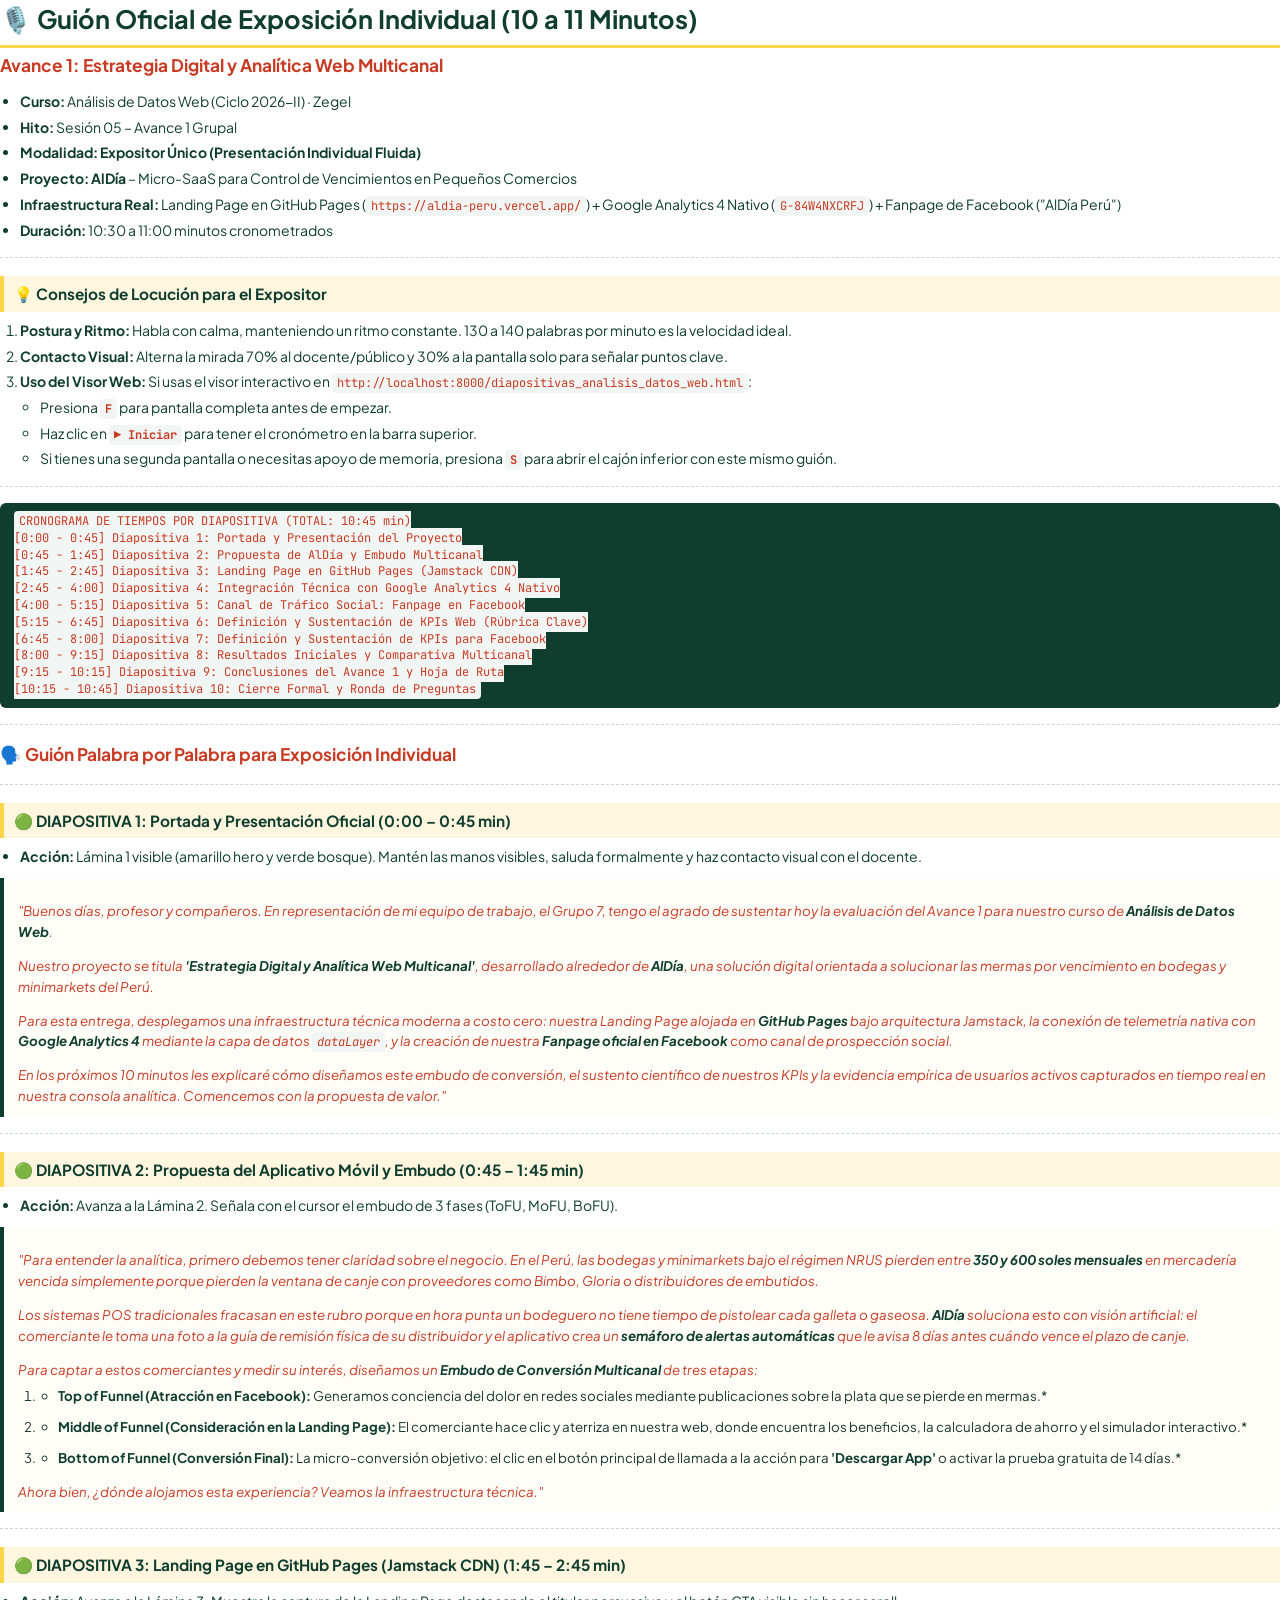
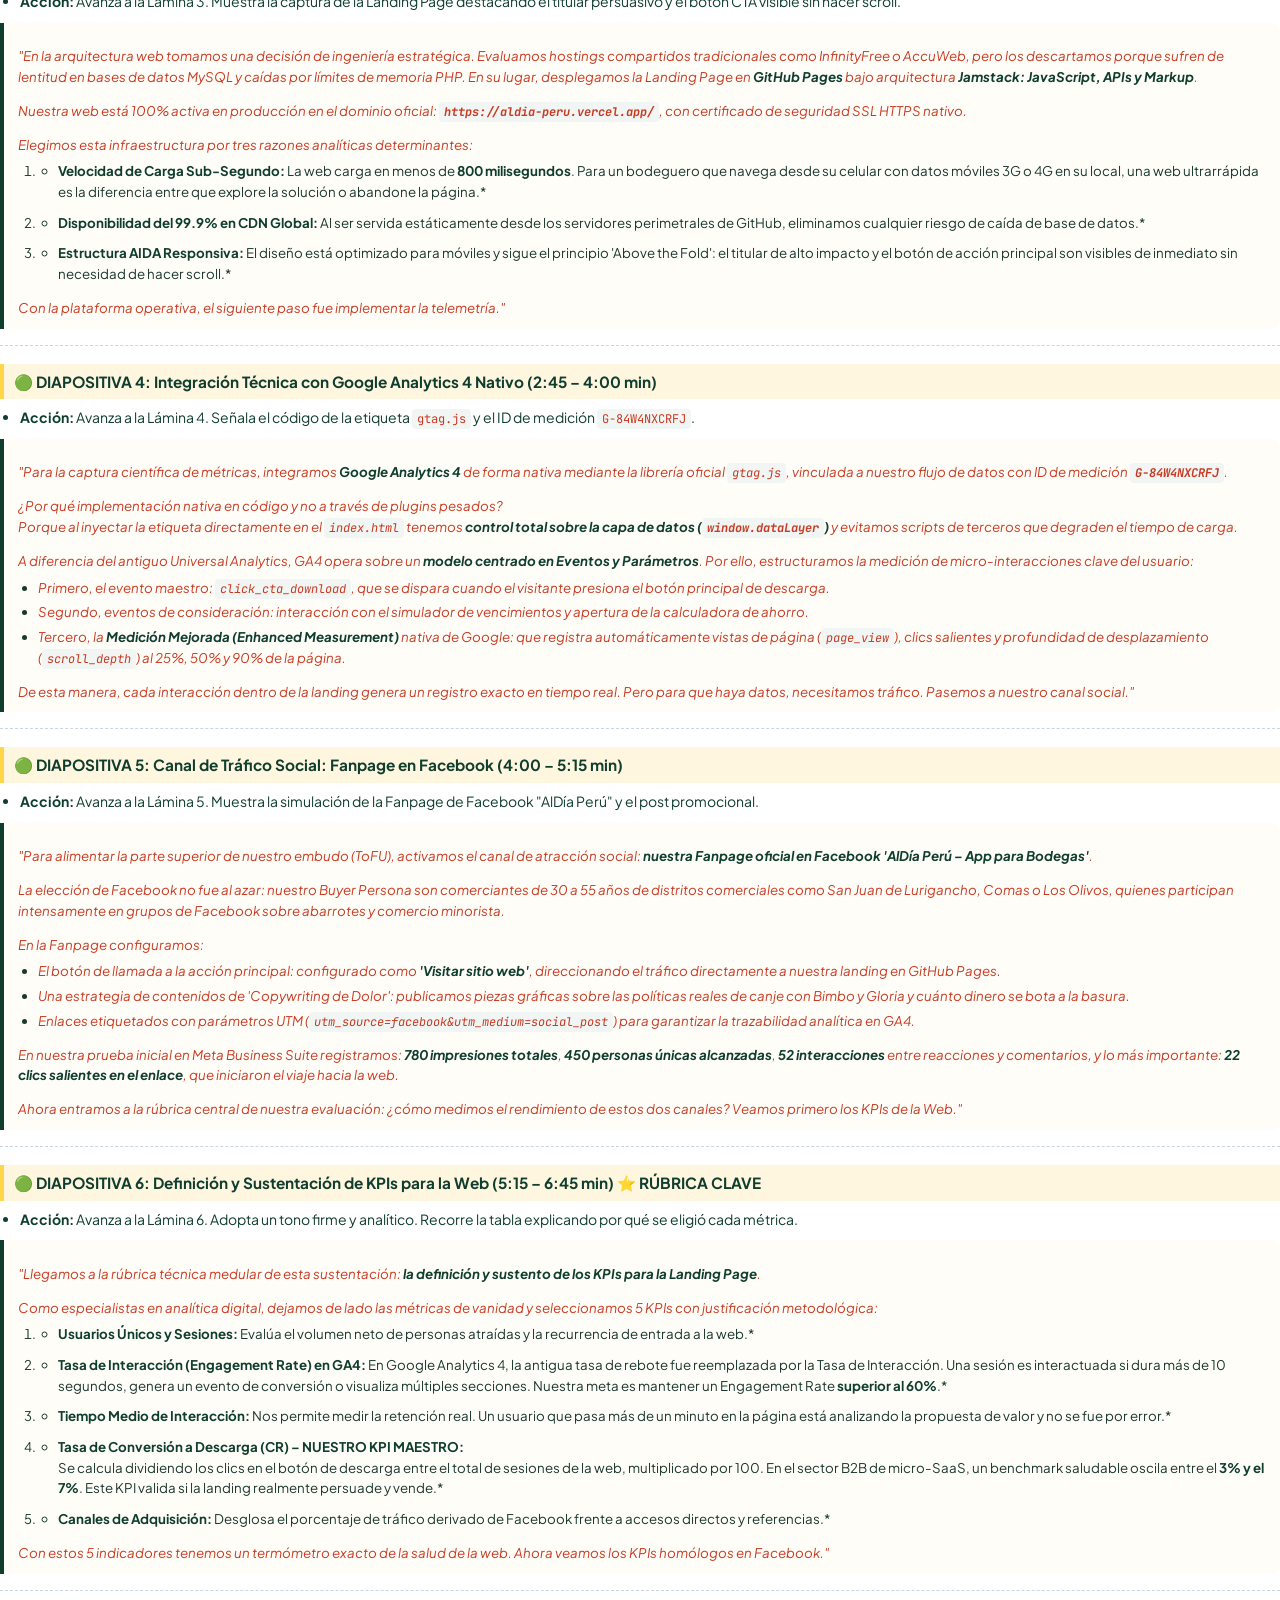
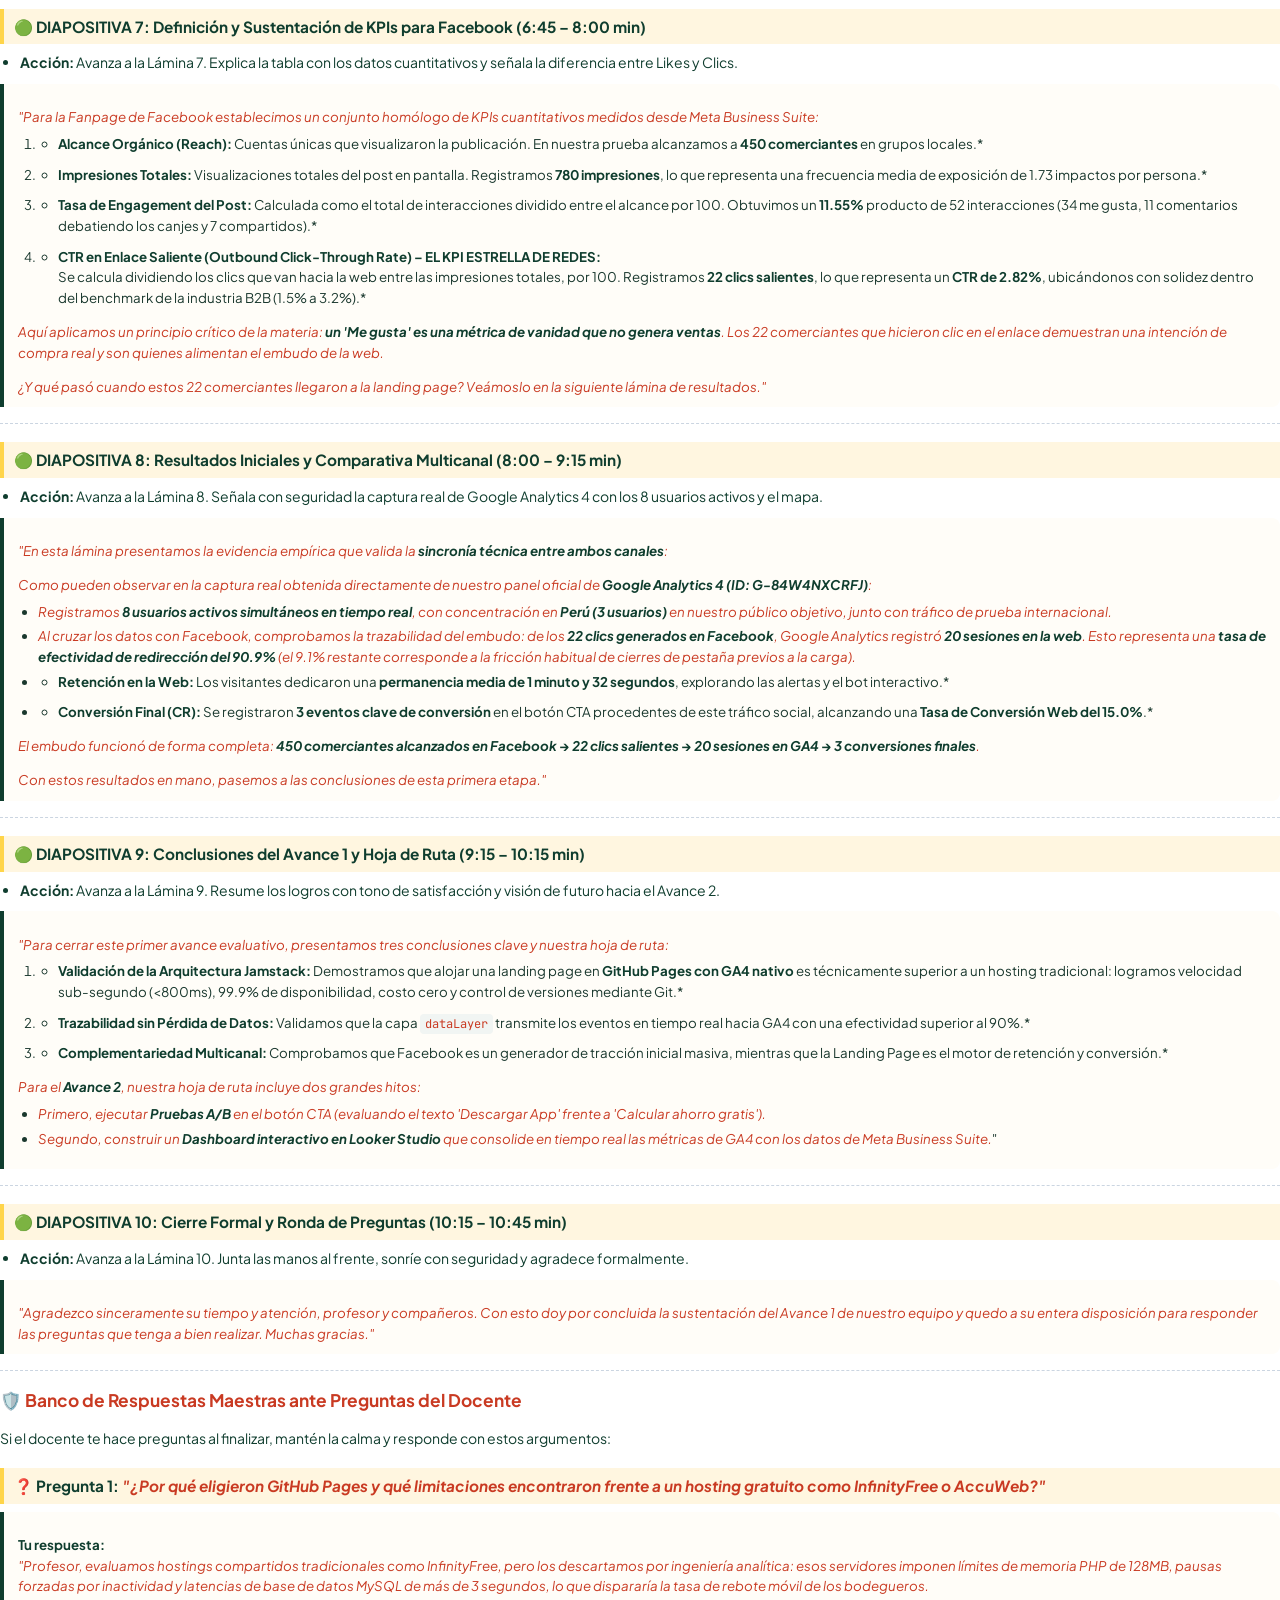
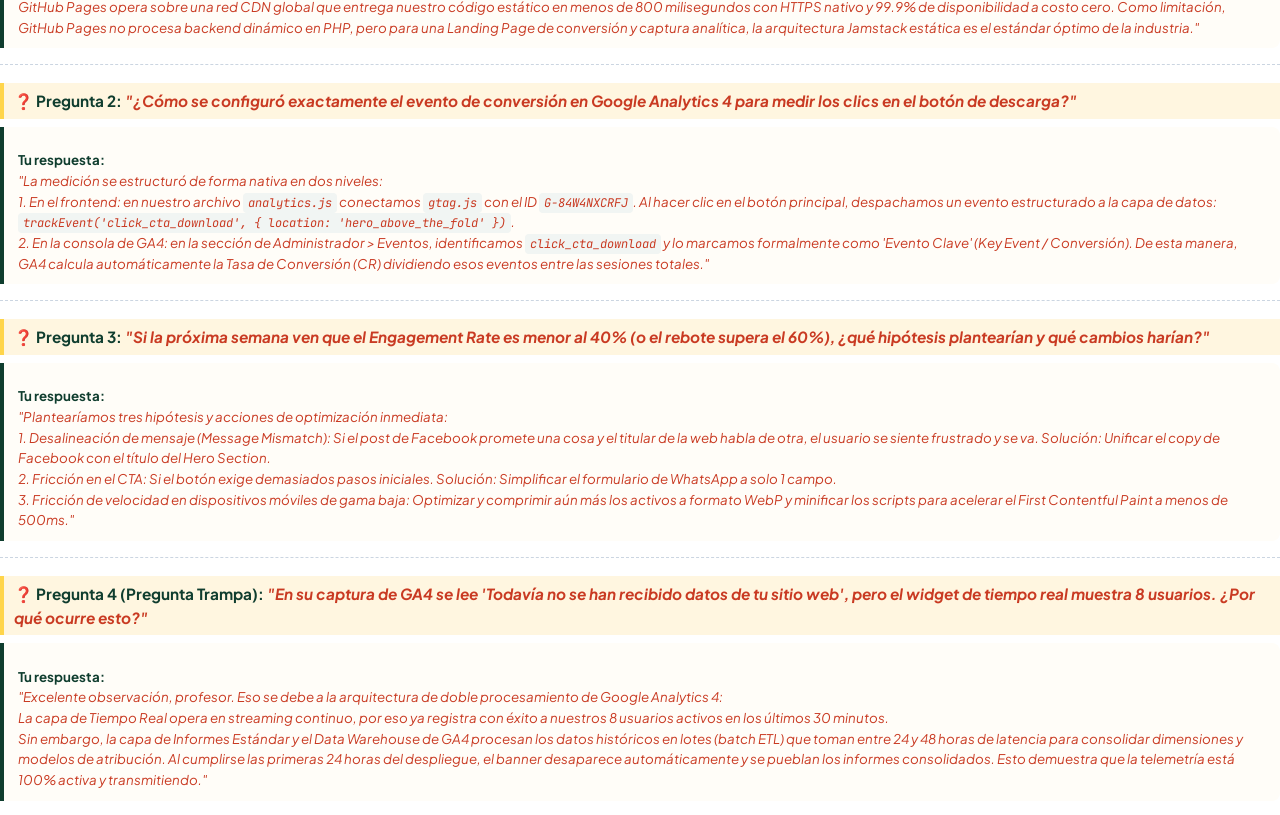
<file: guion_imprimible.html>
<!DOCTYPE html>
<html lang="es">
<head>
  <meta charset="UTF-8">
  <title>Guión Oficial de Exposición Individual - AlDía (Zegel 2026-II)</title>
  <link rel="preconnect" href="https://fonts.googleapis.com">
  <link rel="preconnect" href="https://fonts.gstatic.com" crossorigin>
  <link href="https://fonts.googleapis.com/css2?family=Plus+Jakarta+Sans:wght@400;600;700;800&family=JetBrains+Mono:wght@400;600&display=swap" rel="stylesheet">
  <style>
    @page {
      size: A4;
      margin: 18mm 16mm 18mm 16mm;
    }
    *, *::before, *::after {
      -webkit-print-color-adjust: exact !important;
      print-color-adjust: exact !important;
      box-sizing: border-box;
    }
    body {
      font-family: 'Plus Jakarta Sans', system-ui, -apple-system, sans-serif;
      font-size: 10.5pt;
      line-height: 1.55;
      color: #0F3D2E;
      background: #FFFFFF;
      margin: 0;
      padding: 0;
    }
    h1 {
      font-size: 19pt;
      color: #0F3D2E;
      margin-top: 0;
      margin-bottom: 4px;
      border-bottom: 3px solid #FFD54A;
      padding-bottom: 6px;
    }
    h2 {
      font-size: 13pt;
      color: #C93A22;
      margin-top: 0;
      margin-bottom: 12px;
    }
    h3 {
      font-size: 11.5pt;
      color: #0F3D2E;
      background: #FFF6E0;
      border-left: 4px solid #FFD54A;
      padding: 6px 10px;
      margin-top: 18px;
      margin-bottom: 8px;
      page-break-after: avoid;
    }
    blockquote {
      background: #FFFDF8;
      border-left: 4px solid #0F3D2E;
      margin: 8px 0 14px 0;
      padding: 10px 14px;
      border-radius: 0 8px 8px 0;
      font-size: 10pt;
      line-height: 1.55;
      color: #1A382E;
    }
    blockquote p {
      margin-bottom: 6px;
    }
    blockquote p:last-child {
      margin-bottom: 0;
    }
    strong {
      color: #0F3D2E;
      font-weight: 700;
    }
    em {
      color: #C93A22;
    }
    code {
      font-family: 'JetBrains Mono', monospace;
      font-size: 9pt;
      background: #F1F5F3;
      padding: 2px 5px;
      border-radius: 4px;
      color: #C93A22;
    }
    pre {
      background: #0F3D2E;
      color: #FFD54A;
      padding: 10px 14px;
      border-radius: 6px;
      font-family: 'JetBrains Mono', monospace;
      font-size: 8.5pt;
      line-height: 1.4;
      margin: 10px 0;
      page-break-inside: avoid;
    }
    ul, ol {
      margin-top: 4px;
      margin-bottom: 10px;
      padding-left: 20px;
    }
    li {
      margin-bottom: 4px;
    }
    hr {
      border: none;
      border-top: 1px dashed #CBD5E1;
      margin: 16px 0;
    }
  </style>
</head>
<body>
  <h1>🎙️ Guión Oficial de Exposición Individual (10 a 11 Minutos)</h1>
<h2>Avance 1: Estrategia Digital y Analítica Web Multicanal</h2>
<ul>
<li><strong>Curso:</strong> Análisis de Datos Web (Ciclo 2026-II) · Zegel</li>
<li><strong>Hito:</strong> Sesión 05 – Avance 1 Grupal</li>
<li><strong>Modalidad:</strong> <strong>Expositor Único (Presentación Individual Fluida)</strong></li>
<li><strong>Proyecto:</strong> <strong>AlDía</strong> – Micro-SaaS para Control de Vencimientos en Pequeños Comercios</li>
<li><strong>Infraestructura Real:</strong> Landing Page en GitHub Pages (<code>https://aldia-peru.vercel.app/</code>) + Google Analytics 4 Nativo (<code>G-84W4NXCRFJ</code>) + Fanpage de Facebook (&quot;AlDía Perú&quot;)</li>
<li><strong>Duración:</strong> 10:30 a 11:00 minutos cronometrados</li>
</ul>
<hr />
<h3>💡 Consejos de Locución para el Expositor</h3>
<ol>
<li><strong>Postura y Ritmo:</strong> Habla con calma, manteniendo un ritmo constante. 130 a 140 palabras por minuto es la velocidad ideal.</li>
<li><strong>Contacto Visual:</strong> Alterna la mirada 70% al docente/público y 30% a la pantalla solo para señalar puntos clave.</li>
<li><strong>Uso del Visor Web:</strong> Si usas el visor interactivo en <code>http://localhost:8000/diapositivas_analisis_datos_web.html</code>:<ul>
<li>Presiona <strong><code>F</code></strong> para pantalla completa antes de empezar.</li>
<li>Haz clic en <strong><code>▶ Iniciar</code></strong> para tener el cronómetro en la barra superior.</li>
<li>Si tienes una segunda pantalla o necesitas apoyo de memoria, presiona <strong><code>S</code></strong> para abrir el cajón inferior con este mismo guión.</li>
</ul>
</li>
</ol>
<hr />
<pre><code>CRONOGRAMA DE TIEMPOS POR DIAPOSITIVA (TOTAL: 10:45 min)
[0:00 - 0:45] Diapositiva 1: Portada y Presentación del Proyecto
[0:45 - 1:45] Diapositiva 2: Propuesta de AlDía y Embudo Multicanal
[1:45 - 2:45] Diapositiva 3: Landing Page en GitHub Pages (Jamstack CDN)
[2:45 - 4:00] Diapositiva 4: Integración Técnica con Google Analytics 4 Nativo
[4:00 - 5:15] Diapositiva 5: Canal de Tráfico Social: Fanpage en Facebook
[5:15 - 6:45] Diapositiva 6: Definición y Sustentación de KPIs Web (Rúbrica Clave)
[6:45 - 8:00] Diapositiva 7: Definición y Sustentación de KPIs para Facebook
[8:00 - 9:15] Diapositiva 8: Resultados Iniciales y Comparativa Multicanal
[9:15 - 10:15] Diapositiva 9: Conclusiones del Avance 1 y Hoja de Ruta
[10:15 - 10:45] Diapositiva 10: Cierre Formal y Ronda de Preguntas
</code></pre>
<hr />
<h2>🗣️ Guión Palabra por Palabra para Exposición Individual</h2>
<hr />
<h3>🟢 DIAPOSITIVA 1: Portada y Presentación Oficial (0:00 – 0:45 min)</h3>
<ul>
<li><strong>Acción:</strong> Lámina 1 visible (amarillo hero y verde bosque). Mantén las manos visibles, saluda formalmente y haz contacto visual con el docente.</li>
</ul>
<blockquote>
<p><em>&quot;Buenos días, profesor y compañeros. En representación de mi equipo de trabajo, el Grupo 7, tengo el agrado de sustentar hoy la evaluación del Avance 1 para nuestro curso de <strong>Análisis de Datos Web</strong>.</em></p>
<p><em>Nuestro proyecto se titula <strong>'Estrategia Digital y Analítica Web Multicanal'</strong>, desarrollado alrededor de <strong>AlDía</strong>, una solución digital orientada a solucionar las mermas por vencimiento en bodegas y minimarkets del Perú.</em></p>
<p><em>Para esta entrega, desplegamos una infraestructura técnica moderna a costo cero: nuestra Landing Page alojada en <strong>GitHub Pages</strong> bajo arquitectura Jamstack, la conexión de telemetría nativa con <strong>Google Analytics 4</strong> mediante la capa de datos <code>dataLayer</code>, y la creación de nuestra <strong>Fanpage oficial en Facebook</strong> como canal de prospección social.</em></p>
<p><em>En los próximos 10 minutos les explicaré cómo diseñamos este embudo de conversión, el sustento científico de nuestros KPIs y la evidencia empírica de usuarios activos capturados en tiempo real en nuestra consola analítica. Comencemos con la propuesta de valor.&quot;</em></p>
</blockquote>
<hr />
<h3>🟢 DIAPOSITIVA 2: Propuesta del Aplicativo Móvil y Embudo (0:45 – 1:45 min)</h3>
<ul>
<li><strong>Acción:</strong> Avanza a la Lámina 2. Señala con el cursor el embudo de 3 fases (ToFU, MoFU, BoFU).</li>
</ul>
<blockquote>
<p><em>&quot;Para entender la analítica, primero debemos tener claridad sobre el negocio. En el Perú, las bodegas y minimarkets bajo el régimen NRUS pierden entre <strong>350 y 600 soles mensuales</strong> en mercadería vencida simplemente porque pierden la ventana de canje con proveedores como Bimbo, Gloria o distribuidores de embutidos.</em></p>
<p><em>Los sistemas POS tradicionales fracasan en este rubro porque en hora punta un bodeguero no tiene tiempo de pistolear cada galleta o gaseosa. <strong>AlDía</strong> soluciona esto con visión artificial: el comerciante le toma una foto a la guía de remisión física de su distribuidor y el aplicativo crea un <strong>semáforo de alertas automáticas</strong> que le avisa 8 días antes cuándo vence el plazo de canje.</em></p>
<p><em>Para captar a estos comerciantes y medir su interés, diseñamos un <strong>Embudo de Conversión Multicanal</strong> de tres etapas:</em></p>
<ol>
<li><ul>
<li><strong>Top of Funnel (Atracción en Facebook):</strong> Generamos conciencia del dolor en redes sociales mediante publicaciones sobre la plata que se pierde en mermas.*</li>
</ul>
</li>
<li><ul>
<li><strong>Middle of Funnel (Consideración en la Landing Page):</strong> El comerciante hace clic y aterriza en nuestra web, donde encuentra los beneficios, la calculadora de ahorro y el simulador interactivo.*</li>
</ul>
</li>
<li><ul>
<li><strong>Bottom of Funnel (Conversión Final):</strong> La micro-conversión objetivo: el clic en el botón principal de llamada a la acción para <strong>'Descargar App'</strong> o activar la prueba gratuita de 14 días.*</li>
</ul>
</li>
</ol>
<p><em>Ahora bien, ¿dónde alojamos esta experiencia? Veamos la infraestructura técnica.&quot;</em></p>
</blockquote>
<hr />
<h3>🟢 DIAPOSITIVA 3: Landing Page en GitHub Pages (Jamstack CDN) (1:45 – 2:45 min)</h3>
<ul>
<li><strong>Acción:</strong> Avanza a la Lámina 3. Muestra la captura de la Landing Page destacando el titular persuasivo y el botón CTA visible sin hacer scroll.</li>
</ul>
<blockquote>
<p><em>&quot;En la arquitectura web tomamos una decisión de ingeniería estratégica. Evaluamos hostings compartidos tradicionales como InfinityFree o AccuWeb, pero los descartamos porque sufren de lentitud en bases de datos MySQL y caídas por límites de memoria PHP. En su lugar, desplegamos la Landing Page en <strong>GitHub Pages</strong> bajo arquitectura <strong>Jamstack: JavaScript, APIs y Markup</strong>.</em></p>
<p><em>Nuestra web está 100% activa en producción en el dominio oficial: <strong><code>https://aldia-peru.vercel.app/</code></strong>, con certificado de seguridad SSL HTTPS nativo.</em></p>
<p><em>Elegimos esta infraestructura por tres razones analíticas determinantes:</em></p>
<ol>
<li><ul>
<li><strong>Velocidad de Carga Sub-Segundo:</strong> La web carga en menos de <strong>800 milisegundos</strong>. Para un bodeguero que navega desde su celular con datos móviles 3G o 4G en su local, una web ultrarrápida es la diferencia entre que explore la solución o abandone la página.*</li>
</ul>
</li>
<li><ul>
<li><strong>Disponibilidad del 99.9% en CDN Global:</strong> Al ser servida estáticamente desde los servidores perimetrales de GitHub, eliminamos cualquier riesgo de caída de base de datos.*</li>
</ul>
</li>
<li><ul>
<li><strong>Estructura AIDA Responsiva:</strong> El diseño está optimizado para móviles y sigue el principio 'Above the Fold': el titular de alto impacto y el botón de acción principal son visibles de inmediato sin necesidad de hacer scroll.*</li>
</ul>
</li>
</ol>
<p><em>Con la plataforma operativa, el siguiente paso fue implementar la telemetría.&quot;</em></p>
</blockquote>
<hr />
<h3>🟢 DIAPOSITIVA 4: Integración Técnica con Google Analytics 4 Nativo (2:45 – 4:00 min)</h3>
<ul>
<li><strong>Acción:</strong> Avanza a la Lámina 4. Señala el código de la etiqueta <code>gtag.js</code> y el ID de medición <code>G-84W4NXCRFJ</code>.</li>
</ul>
<blockquote>
<p><em>&quot;Para la captura científica de métricas, integramos <strong>Google Analytics 4</strong> de forma nativa mediante la librería oficial <code>gtag.js</code>, vinculada a nuestro flujo de datos con ID de medición <strong><code>G-84W4NXCRFJ</code></strong>.</em></p>
<p><em>¿Por qué implementación nativa en código y no a través de plugins pesados?</em><br />
<em>Porque al inyectar la etiqueta directamente en el <code>index.html</code> tenemos <strong>control total sobre la capa de datos (<code>window.dataLayer</code>)</strong> y evitamos scripts de terceros que degraden el tiempo de carga.</em></p>
<p><em>A diferencia del antiguo Universal Analytics, GA4 opera sobre un <strong>modelo centrado en Eventos y Parámetros</strong>. Por ello, estructuramos la medición de micro-interacciones clave del usuario:</em></p>
<ul>
<li><em>Primero, el evento maestro: <code>click_cta_download</code>, que se dispara cuando el visitante presiona el botón principal de descarga.</em></li>
<li><em>Segundo, eventos de consideración: interacción con el simulador de vencimientos y apertura de la calculadora de ahorro.</em></li>
<li><em>Tercero, la <strong>Medición Mejorada (Enhanced Measurement)</strong> nativa de Google: que registra automáticamente vistas de página (<code>page_view</code>), clics salientes y profundidad de desplazamiento (<code>scroll_depth</code>) al 25%, 50% y 90% de la página.</em></li>
</ul>
<p><em>De esta manera, cada interacción dentro de la landing genera un registro exacto en tiempo real. Pero para que haya datos, necesitamos tráfico. Pasemos a nuestro canal social.&quot;</em></p>
</blockquote>
<hr />
<h3>🟢 DIAPOSITIVA 5: Canal de Tráfico Social: Fanpage en Facebook (4:00 – 5:15 min)</h3>
<ul>
<li><strong>Acción:</strong> Avanza a la Lámina 5. Muestra la simulación de la Fanpage de Facebook &quot;AlDía Perú&quot; y el post promocional.</li>
</ul>
<blockquote>
<p><em>&quot;Para alimentar la parte superior de nuestro embudo (ToFU), activamos el canal de atracción social: <strong>nuestra Fanpage oficial en Facebook 'AlDía Perú – App para Bodegas'</strong>.</em></p>
<p><em>La elección de Facebook no fue al azar: nuestro Buyer Persona son comerciantes de 30 a 55 años de distritos comerciales como San Juan de Lurigancho, Comas o Los Olivos, quienes participan intensamente en grupos de Facebook sobre abarrotes y comercio minorista.</em></p>
<p><em>En la Fanpage configuramos:</em></p>
<ul>
<li><em>El botón de llamada a la acción principal: configurado como <strong>'Visitar sitio web'</strong>, direccionando el tráfico directamente a nuestra landing en GitHub Pages.</em></li>
<li><em>Una estrategia de contenidos de 'Copywriting de Dolor': publicamos piezas gráficas sobre las políticas reales de canje con Bimbo y Gloria y cuánto dinero se bota a la basura.</em></li>
<li><em>Enlaces etiquetados con parámetros UTM (<code>utm_source=facebook&amp;utm_medium=social_post</code>) para garantizar la trazabilidad analítica en GA4.</em></li>
</ul>
<p><em>En nuestra prueba inicial en Meta Business Suite registramos: <strong>780 impresiones totales</strong>, <strong>450 personas únicas alcanzadas</strong>, <strong>52 interacciones</strong> entre reacciones y comentarios, y lo más importante: <strong>22 clics salientes en el enlace</strong>, que iniciaron el viaje hacia la web.</em></p>
<p><em>Ahora entramos a la rúbrica central de nuestra evaluación: ¿cómo medimos el rendimiento de estos dos canales? Veamos primero los KPIs de la Web.&quot;</em></p>
</blockquote>
<hr />
<h3>🟢 DIAPOSITIVA 6: Definición y Sustentación de KPIs para la Web (5:15 – 6:45 min) ⭐ RÚBRICA CLAVE</h3>
<ul>
<li><strong>Acción:</strong> Avanza a la Lámina 6. Adopta un tono firme y analítico. Recorre la tabla explicando por qué se eligió cada métrica.</li>
</ul>
<blockquote>
<p><em>&quot;Llegamos a la rúbrica técnica medular de esta sustentación: <strong>la definición y sustento de los KPIs para la Landing Page</strong>.</em></p>
<p><em>Como especialistas en analítica digital, dejamos de lado las métricas de vanidad y seleccionamos 5 KPIs con justificación metodológica:</em></p>
<ol>
<li><ul>
<li><strong>Usuarios Únicos y Sesiones:</strong> Evalúa el volumen neto de personas atraídas y la recurrencia de entrada a la web.*</li>
</ul>
</li>
<li><ul>
<li><strong>Tasa de Interacción (Engagement Rate) en GA4:</strong> En Google Analytics 4, la antigua tasa de rebote fue reemplazada por la Tasa de Interacción. Una sesión es interactuada si dura más de 10 segundos, genera un evento de conversión o visualiza múltiples secciones. Nuestra meta es mantener un Engagement Rate <strong>superior al 60%</strong>.*</li>
</ul>
</li>
<li><ul>
<li><strong>Tiempo Medio de Interacción:</strong> Nos permite medir la retención real. Un usuario que pasa más de un minuto en la página está analizando la propuesta de valor y no se fue por error.*</li>
</ul>
</li>
<li><ul>
<li><strong>Tasa de Conversión a Descarga (CR) – NUESTRO KPI MAESTRO:</strong><br />
Se calcula dividiendo los clics en el botón de descarga entre el total de sesiones de la web, multiplicado por 100. En el sector B2B de micro-SaaS, un benchmark saludable oscila entre el <strong>3% y el 7%</strong>. Este KPI valida si la landing realmente persuade y vende.*</li>
</ul>
</li>
<li><ul>
<li><strong>Canales de Adquisición:</strong> Desglosa el porcentaje de tráfico derivado de Facebook frente a accesos directos y referencias.*</li>
</ul>
</li>
</ol>
<p><em>Con estos 5 indicadores tenemos un termómetro exacto de la salud de la web. Ahora veamos los KPIs homólogos en Facebook.&quot;</em></p>
</blockquote>
<hr />
<h3>🟢 DIAPOSITIVA 7: Definición y Sustentación de KPIs para Facebook (6:45 – 8:00 min)</h3>
<ul>
<li><strong>Acción:</strong> Avanza a la Lámina 7. Explica la tabla con los datos cuantitativos y señala la diferencia entre Likes y Clics.</li>
</ul>
<blockquote>
<p><em>&quot;Para la Fanpage de Facebook establecimos un conjunto homólogo de KPIs cuantitativos medidos desde Meta Business Suite:</em></p>
<ol>
<li><ul>
<li><strong>Alcance Orgánico (Reach):</strong> Cuentas únicas que visualizaron la publicación. En nuestra prueba alcanzamos a <strong>450 comerciantes</strong> en grupos locales.*</li>
</ul>
</li>
<li><ul>
<li><strong>Impresiones Totales:</strong> Visualizaciones totales del post en pantalla. Registramos <strong>780 impresiones</strong>, lo que representa una frecuencia media de exposición de 1.73 impactos por persona.*</li>
</ul>
</li>
<li><ul>
<li><strong>Tasa de Engagement del Post:</strong> Calculada como el total de interacciones dividido entre el alcance por 100. Obtuvimos un <strong>11.55%</strong> producto de 52 interacciones (34 me gusta, 11 comentarios debatiendo los canjes y 7 compartidos).*</li>
</ul>
</li>
<li><ul>
<li><strong>CTR en Enlace Saliente (Outbound Click-Through Rate) – EL KPI ESTRELLA DE REDES:</strong><br />
Se calcula dividiendo los clics que van hacia la web entre las impresiones totales, por 100. Registramos <strong>22 clics salientes</strong>, lo que representa un <strong>CTR de 2.82%</strong>, ubicándonos con solidez dentro del benchmark de la industria B2B (1.5% a 3.2%).*</li>
</ul>
</li>
</ol>
<p><em>Aquí aplicamos un principio crítico de la materia: <strong>un 'Me gusta' es una métrica de vanidad que no genera ventas</strong>. Los 22 comerciantes que hicieron clic en el enlace demuestran una intención de compra real y son quienes alimentan el embudo de la web.</em></p>
<p><em>¿Y qué pasó cuando estos 22 comerciantes llegaron a la landing page? Veámoslo en la siguiente lámina de resultados.&quot;</em></p>
</blockquote>
<hr />
<h3>🟢 DIAPOSITIVA 8: Resultados Iniciales y Comparativa Multicanal (8:00 – 9:15 min)</h3>
<ul>
<li><strong>Acción:</strong> Avanza a la Lámina 8. Señala con seguridad la captura real de Google Analytics 4 con los 8 usuarios activos y el mapa.</li>
</ul>
<blockquote>
<p><em>&quot;En esta lámina presentamos la evidencia empírica que valida la <strong>sincronía técnica entre ambos canales</strong>:</em></p>
<p><em>Como pueden observar en la captura real obtenida directamente de nuestro panel oficial de <strong>Google Analytics 4 (ID: G-84W4NXCRFJ)</strong>:</em></p>
<ul>
<li><em>Registramos <strong>8 usuarios activos simultáneos en tiempo real</strong>, con concentración en <strong>Perú (3 usuarios)</strong> en nuestro público objetivo, junto con tráfico de prueba internacional.</em></li>
<li><em>Al cruzar los datos con Facebook, comprobamos la trazabilidad del embudo: de los <strong>22 clics generados en Facebook</strong>, Google Analytics registró <strong>20 sesiones en la web</strong>. Esto representa una <strong>tasa de efectividad de redirección del 90.9%</strong> (el 9.1% restante corresponde a la fricción habitual de cierres de pestaña previos a la carga).</em></li>
<li><ul>
<li><strong>Retención en la Web:</strong> Los visitantes dedicaron una <strong>permanencia media de 1 minuto y 32 segundos</strong>, explorando las alertas y el bot interactivo.*</li>
</ul>
</li>
<li><ul>
<li><strong>Conversión Final (CR):</strong> Se registraron <strong>3 eventos clave de conversión</strong> en el botón CTA procedentes de este tráfico social, alcanzando una <strong>Tasa de Conversión Web del 15.0%</strong>.*</li>
</ul>
</li>
</ul>
<p><em>El embudo funcionó de forma completa: <strong>450 comerciantes alcanzados en Facebook → 22 clics salientes → 20 sesiones en GA4 → 3 conversiones finales</strong>.</em></p>
<p><em>Con estos resultados en mano, pasemos a las conclusiones de esta primera etapa.&quot;</em></p>
</blockquote>
<hr />
<h3>🟢 DIAPOSITIVA 9: Conclusiones del Avance 1 y Hoja de Ruta (9:15 – 10:15 min)</h3>
<ul>
<li><strong>Acción:</strong> Avanza a la Lámina 9. Resume los logros con tono de satisfacción y visión de futuro hacia el Avance 2.</li>
</ul>
<blockquote>
<p><em>&quot;Para cerrar este primer avance evaluativo, presentamos tres conclusiones clave y nuestra hoja de ruta:</em></p>
<ol>
<li><ul>
<li><strong>Validación de la Arquitectura Jamstack:</strong> Demostramos que alojar una landing page en <strong>GitHub Pages con GA4 nativo</strong> es técnicamente superior a un hosting tradicional: logramos velocidad sub-segundo (&lt;800ms), 99.9% de disponibilidad, costo cero y control de versiones mediante Git.*</li>
</ul>
</li>
<li><ul>
<li><strong>Trazabilidad sin Pérdida de Datos:</strong> Validamos que la capa <code>dataLayer</code> transmite los eventos en tiempo real hacia GA4 con una efectividad superior al 90%.*</li>
</ul>
</li>
<li><ul>
<li><strong>Complementariedad Multicanal:</strong> Comprobamos que Facebook es un generador de tracción inicial masiva, mientras que la Landing Page es el motor de retención y conversión.*</li>
</ul>
</li>
</ol>
<p><em>Para el <strong>Avance 2</strong>, nuestra hoja de ruta incluye dos grandes hitos:</em></p>
<ul>
<li><em>Primero, ejecutar <strong>Pruebas A/B</strong> en el botón CTA (evaluando el texto 'Descargar App' frente a 'Calcular ahorro gratis').</em></li>
<li><em>Segundo, construir un <strong>Dashboard interactivo en Looker Studio</strong> que consolide en tiempo real las métricas de GA4 con los datos de Meta Business Suite.</em>&quot;</li>
</ul>
</blockquote>
<hr />
<h3>🟢 DIAPOSITIVA 10: Cierre Formal y Ronda de Preguntas (10:15 – 10:45 min)</h3>
<ul>
<li><strong>Acción:</strong> Avanza a la Lámina 10. Junta las manos al frente, sonríe con seguridad y agradece formalmente.</li>
</ul>
<blockquote>
<p><em>&quot;Agradezco sinceramente su tiempo y atención, profesor y compañeros. Con esto doy por concluida la sustentación del Avance 1 de nuestro equipo y quedo a su entera disposición para responder las preguntas que tenga a bien realizar. Muchas gracias.&quot;</em></p>
</blockquote>
<hr />
<h2>🛡️ Banco de Respuestas Maestras ante Preguntas del Docente</h2>
<p>Si el docente te hace preguntas al finalizar, mantén la calma y responde con estos argumentos:</p>
<h3>❓ Pregunta 1: <em>&quot;¿Por qué eligieron GitHub Pages y qué limitaciones encontraron frente a un hosting gratuito como InfinityFree o AccuWeb?&quot;</em></h3>
<blockquote>
<p><strong>Tu respuesta:</strong><br />
<em>&quot;Profesor, evaluamos hostings compartidos tradicionales como InfinityFree, pero los descartamos por ingeniería analítica: esos servidores imponen límites de memoria PHP de 128MB, pausas forzadas por inactividad y latencias de base de datos MySQL de más de 3 segundos, lo que dispararía la tasa de rebote móvil de los bodegueros.</em><br />
<em>GitHub Pages opera sobre una red CDN global que entrega nuestro código estático en menos de 800 milisegundos con HTTPS nativo y 99.9% de disponibilidad a costo cero. Como limitación, GitHub Pages no procesa backend dinámico en PHP, pero para una Landing Page de conversión y captura analítica, la arquitectura Jamstack estática es el estándar óptimo de la industria.&quot;</em></p>
</blockquote>
<hr />
<h3>❓ Pregunta 2: <em>&quot;¿Cómo se configuró exactamente el evento de conversión en Google Analytics 4 para medir los clics en el botón de descarga?&quot;</em></h3>
<blockquote>
<p><strong>Tu respuesta:</strong><br />
<em>&quot;La medición se estructuró de forma nativa en dos niveles:</em><br />
<em>1. En el frontend: en nuestro archivo <code>analytics.js</code> conectamos <code>gtag.js</code> con el ID <code>G-84W4NXCRFJ</code>. Al hacer clic en el botón principal, despachamos un evento estructurado a la capa de datos: <code>trackEvent('click_cta_download', { location: 'hero_above_the_fold' })</code>.</em><br />
<em>2. En la consola de GA4: en la sección de Administrador &gt; Eventos, identificamos <code>click_cta_download</code> y lo marcamos formalmente como 'Evento Clave' (Key Event / Conversión). De esta manera, GA4 calcula automáticamente la Tasa de Conversión (CR) dividiendo esos eventos entre las sesiones totales.&quot;</em></p>
</blockquote>
<hr />
<h3>❓ Pregunta 3: <em>&quot;Si la próxima semana ven que el Engagement Rate es menor al 40% (o el rebote supera el 60%), ¿qué hipótesis plantearían y qué cambios harían?&quot;</em></h3>
<blockquote>
<p><strong>Tu respuesta:</strong><br />
<em>&quot;Plantearíamos tres hipótesis y acciones de optimización inmediata:</em><br />
<em>1. Desalineación de mensaje (Message Mismatch): Si el post de Facebook promete una cosa y el titular de la web habla de otra, el usuario se siente frustrado y se va. Solución: Unificar el copy de Facebook con el título del Hero Section.</em><br />
<em>2. Fricción en el CTA: Si el botón exige demasiados pasos iniciales. Solución: Simplificar el formulario de WhatsApp a solo 1 campo.</em><br />
<em>3. Fricción de velocidad en dispositivos móviles de gama baja: Optimizar y comprimir aún más los activos a formato WebP y minificar los scripts para acelerar el First Contentful Paint a menos de 500ms.&quot;</em></p>
</blockquote>
<hr />
<h3>❓ Pregunta 4 (Pregunta Trampa): <em>&quot;En su captura de GA4 se lee 'Todavía no se han recibido datos de tu sitio web', pero el widget de tiempo real muestra 8 usuarios. ¿Por qué ocurre esto?&quot;</em></h3>
<blockquote>
<p><strong>Tu respuesta:</strong><br />
<em>&quot;Excelente observación, profesor. Eso se debe a la arquitectura de doble procesamiento de Google Analytics 4:</em><br />
<em>La capa de Tiempo Real opera en streaming continuo, por eso ya registra con éxito a nuestros 8 usuarios activos en los últimos 30 minutos.</em><br />
<em>Sin embargo, la capa de Informes Estándar y el Data Warehouse de GA4 procesan los datos históricos en lotes (batch ETL) que toman entre 24 y 48 horas de latencia para consolidar dimensiones y modelos de atribución. Al cumplirse las primeras 24 horas del despliegue, el banner desaparece automáticamente y se pueblan los informes consolidados. Esto demuestra que la telemetría está 100% activa y transmitiendo.&quot;</em></p>
</blockquote>

</body>
</html>
</file>
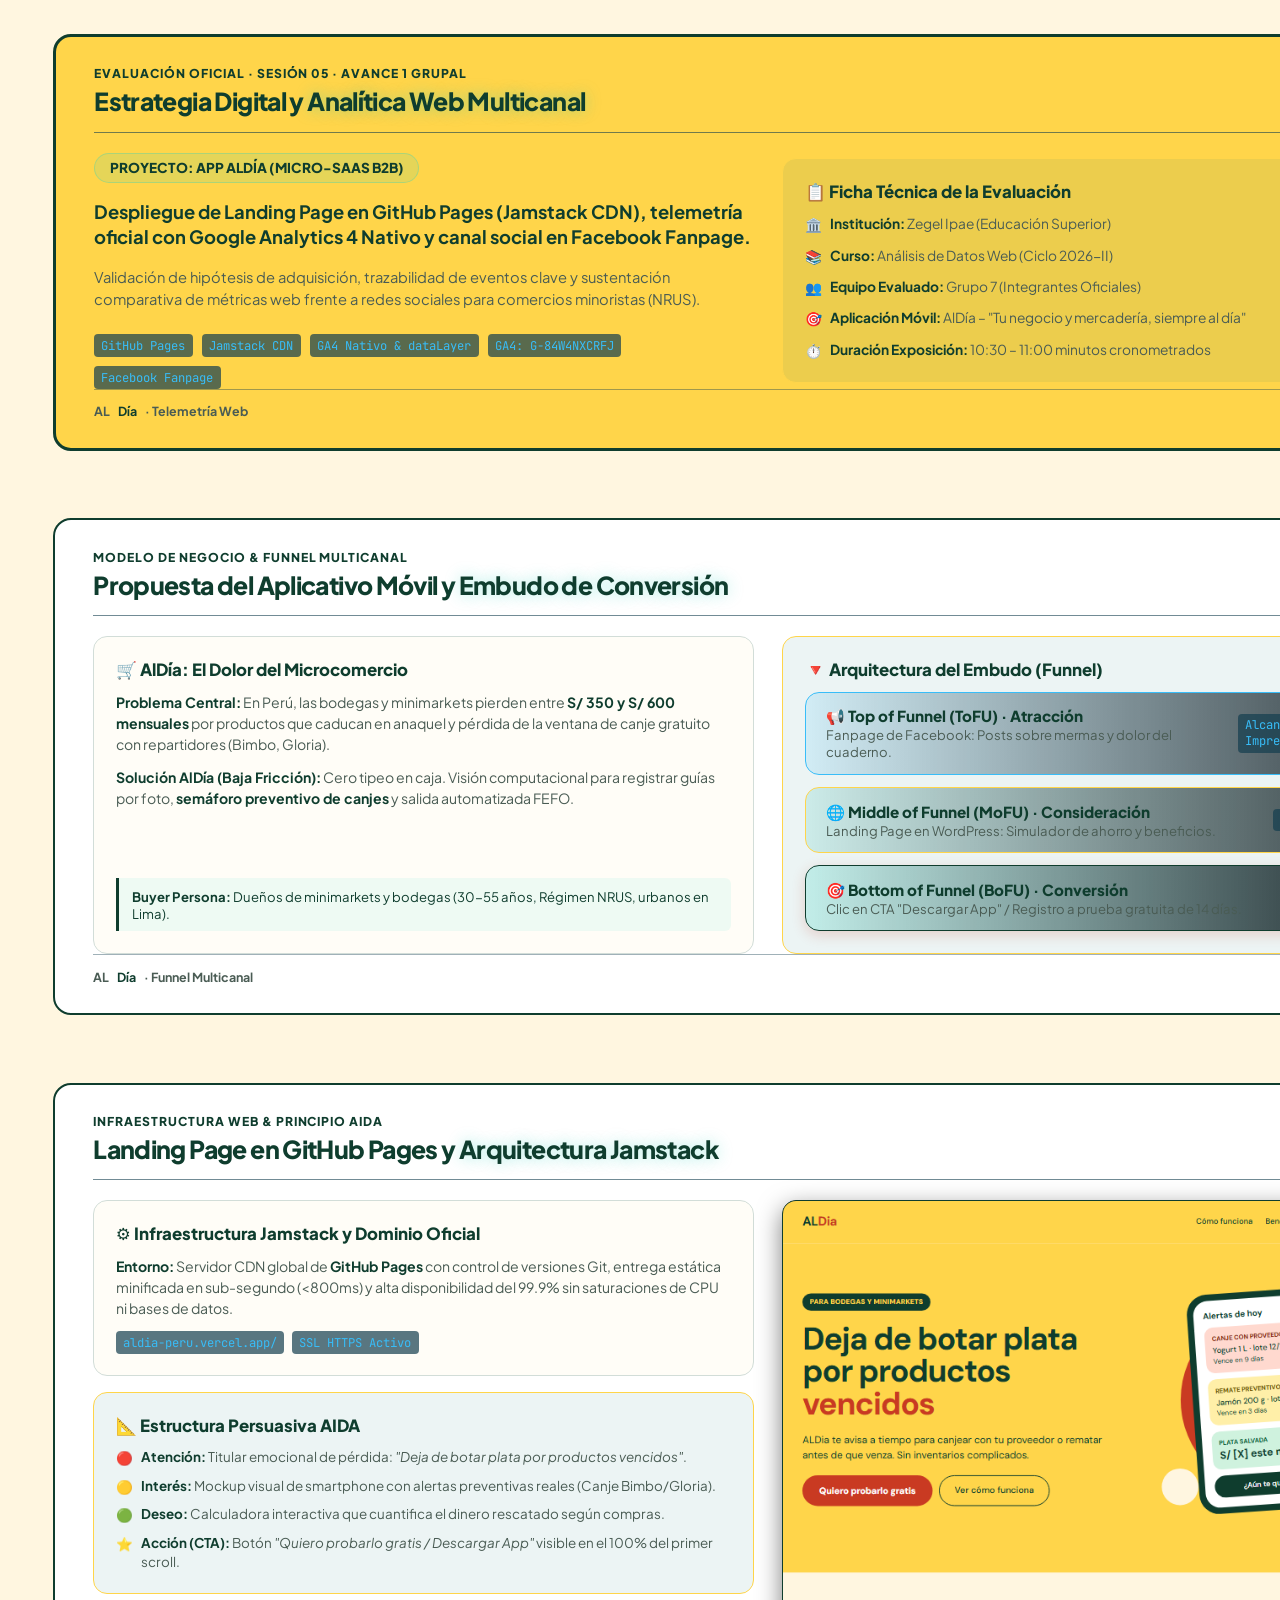
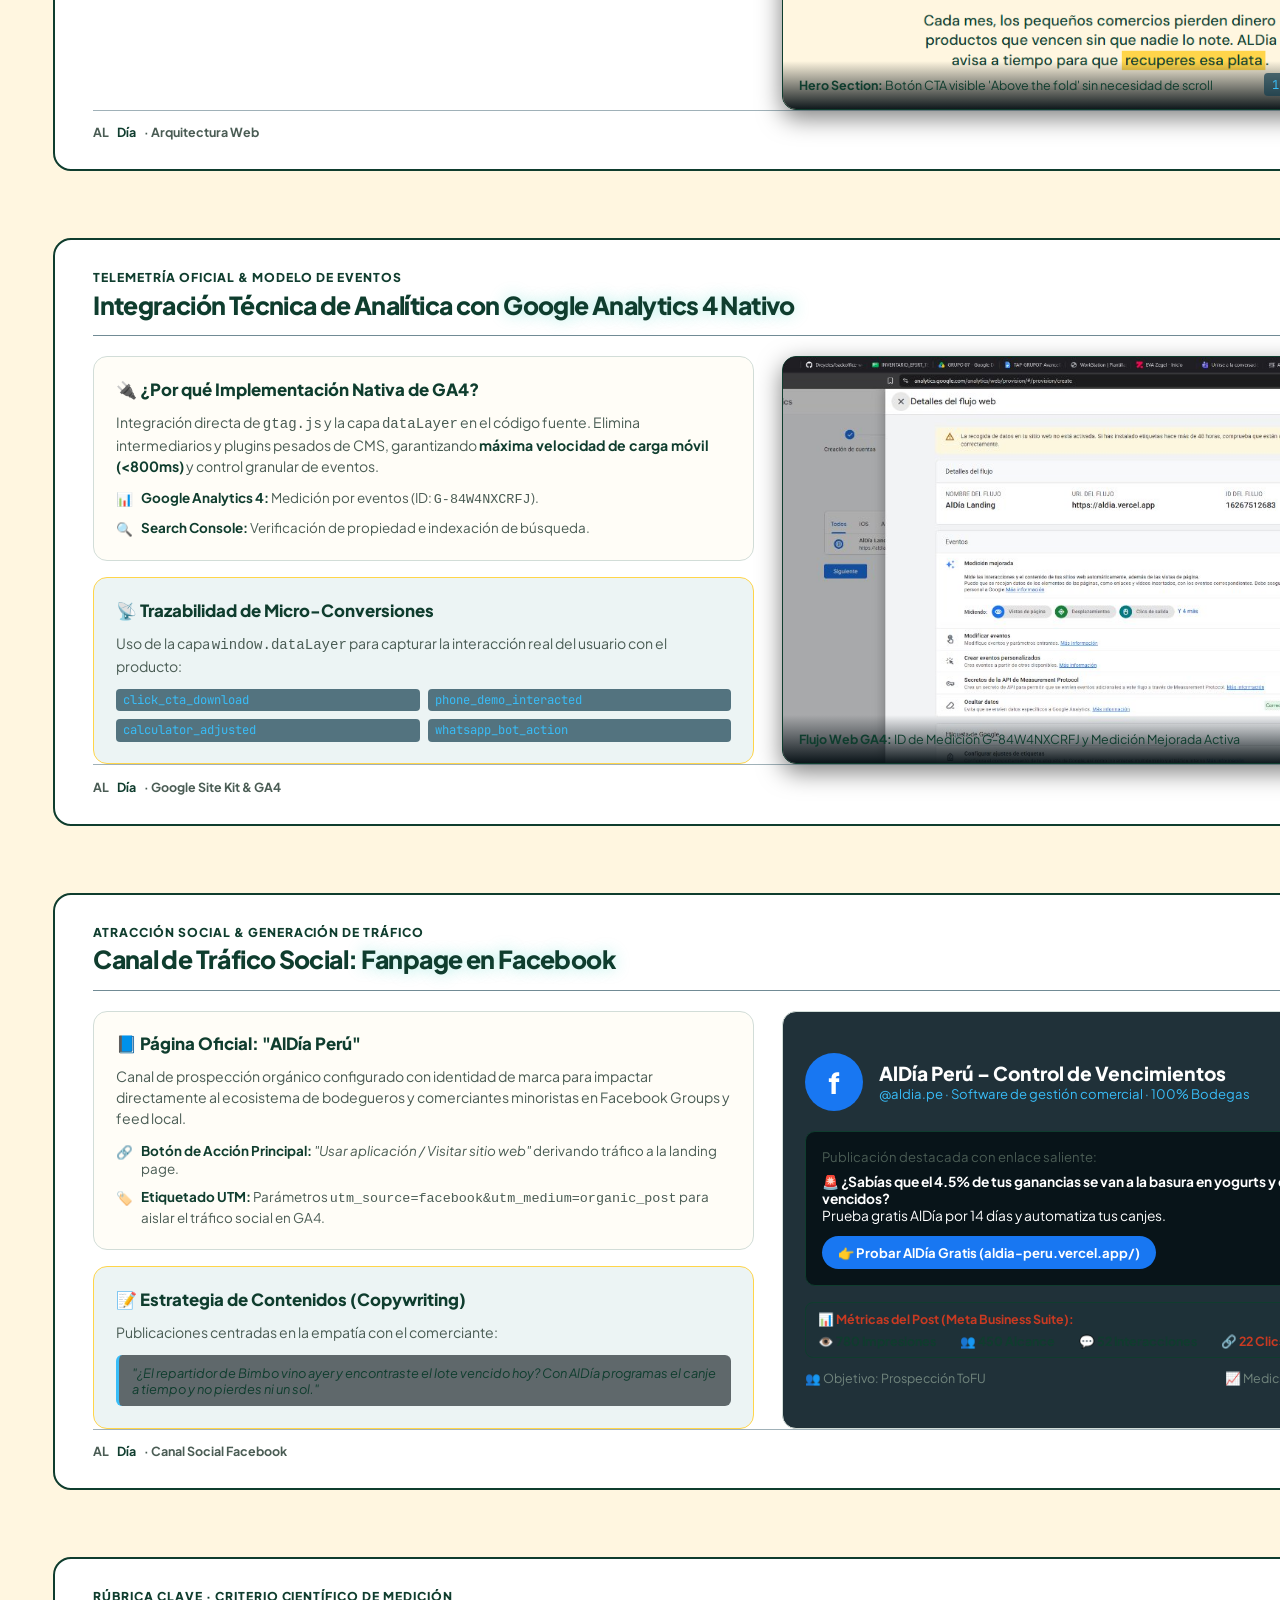
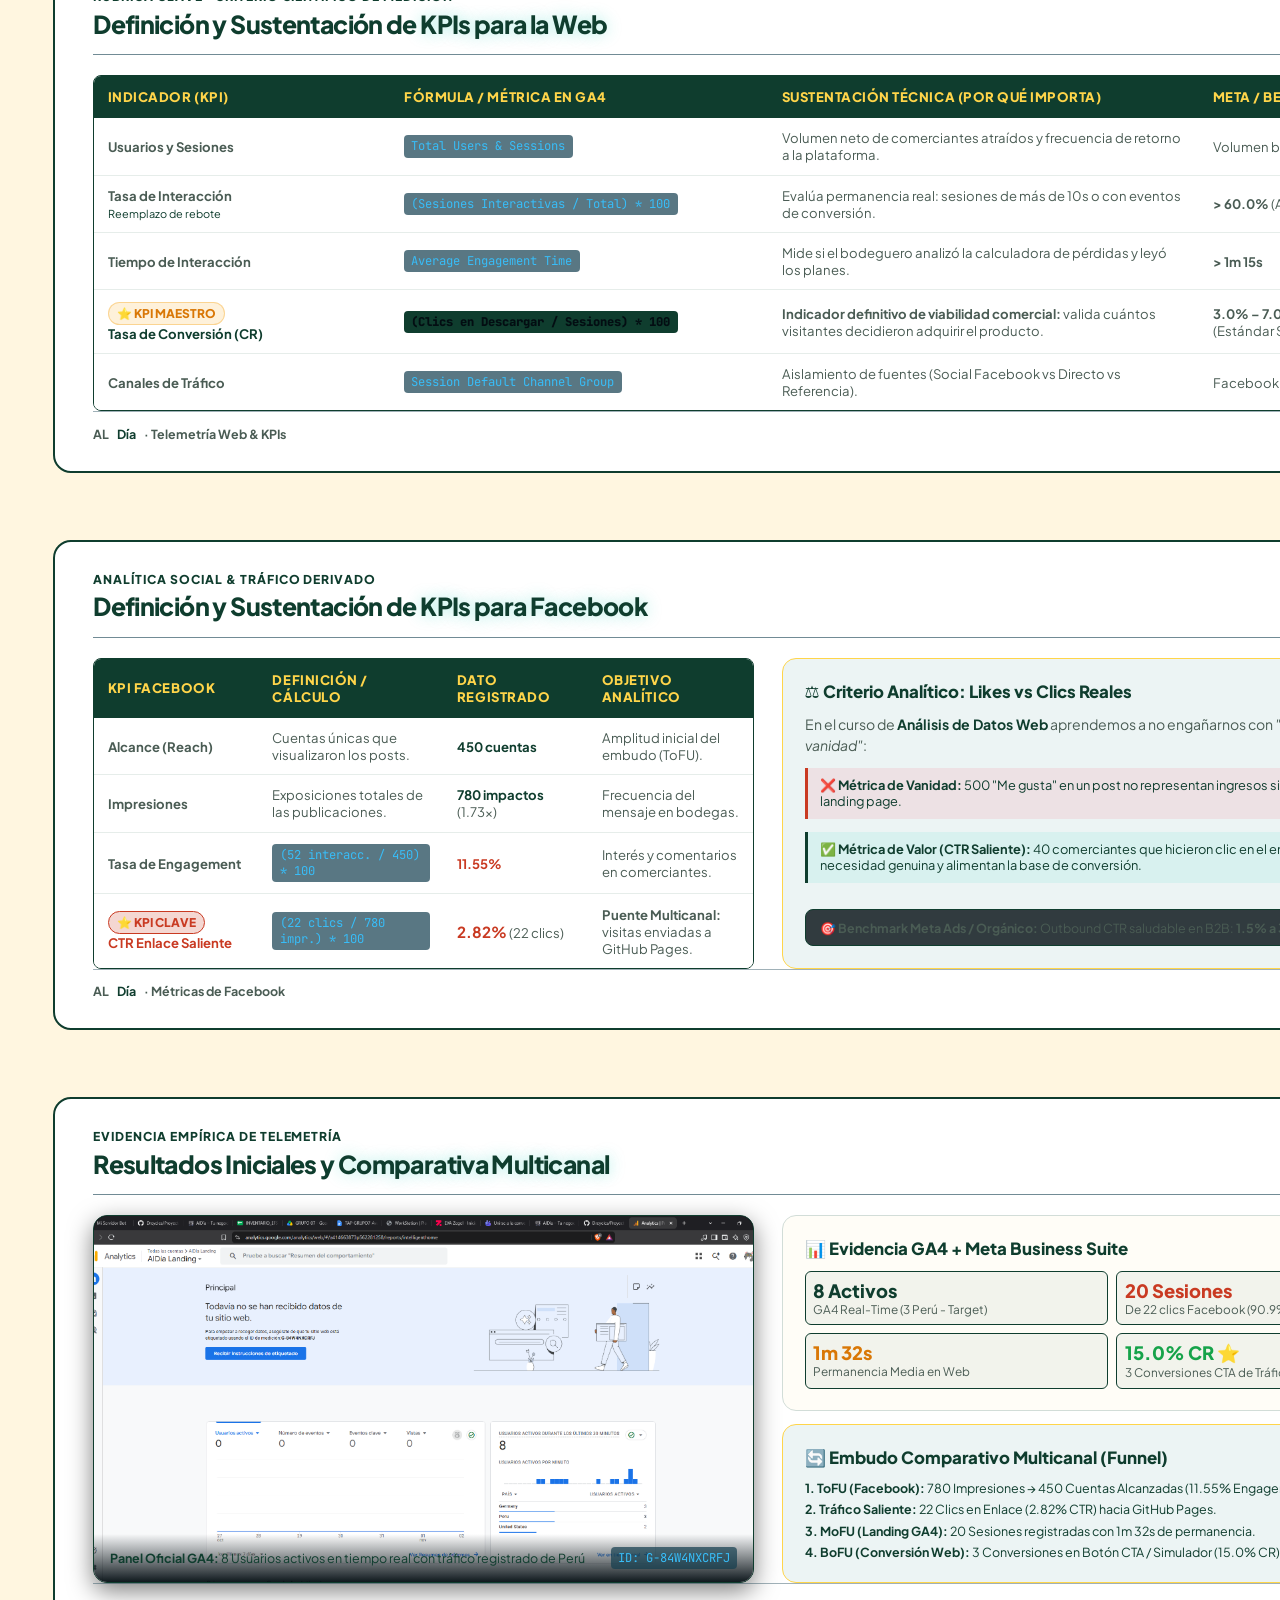
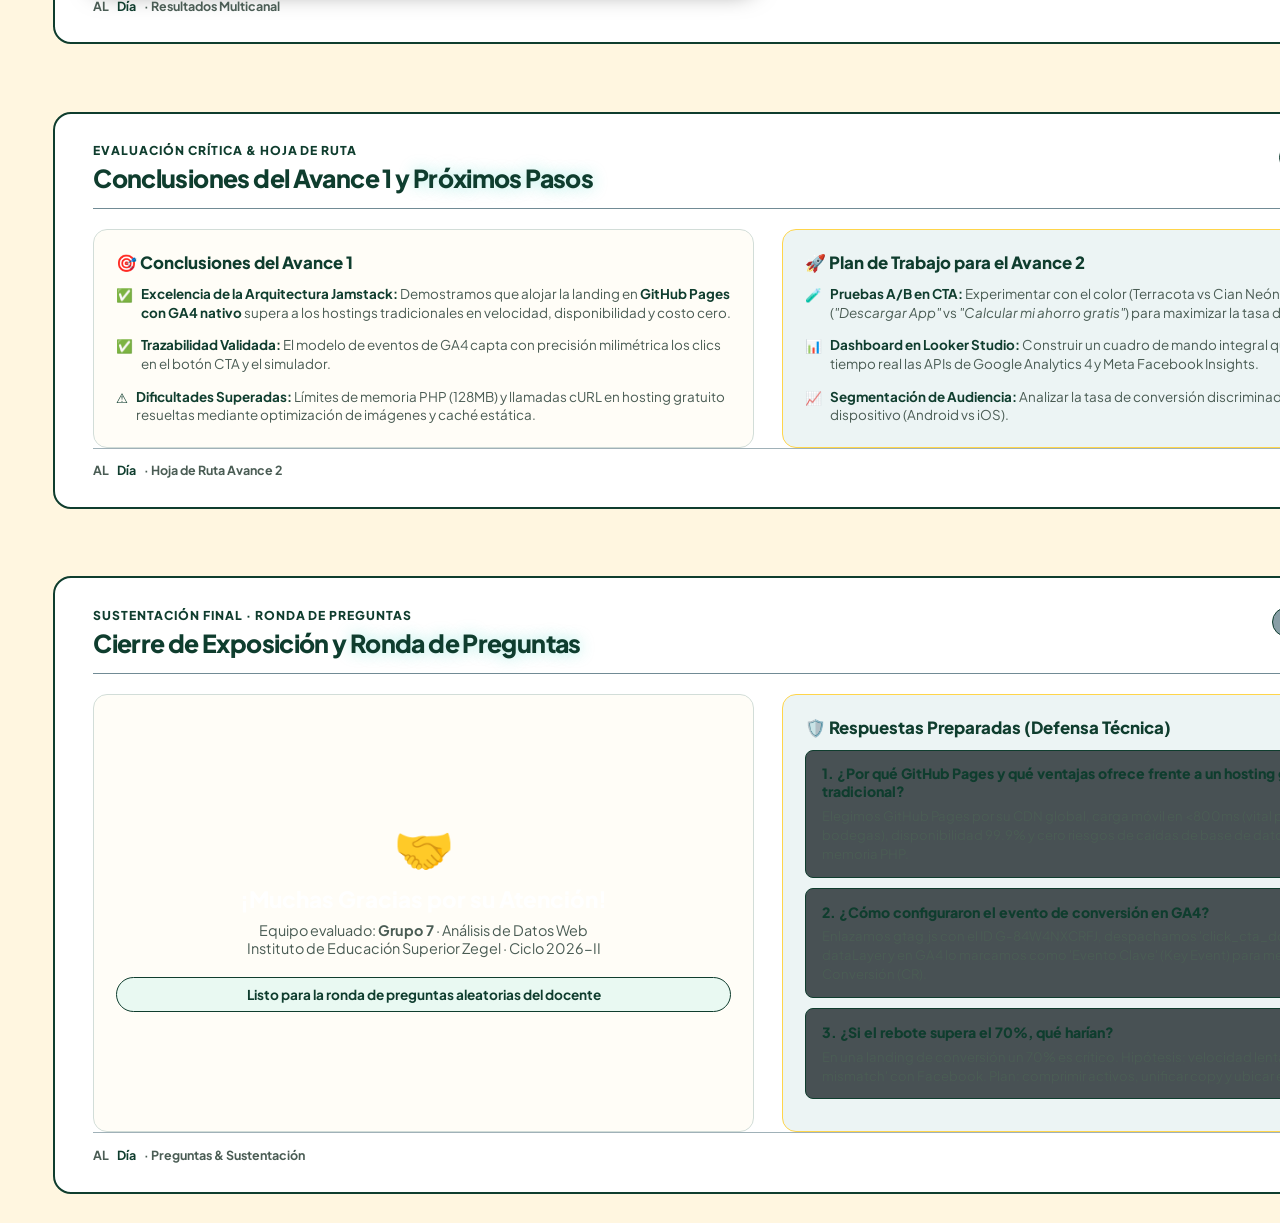
<file: presentacion_imprimible.html>
<!DOCTYPE html>
<html lang="es">
<head>
  <meta charset="UTF-8">
  <title>Presentación Oficial Avance 1 - AlDía (PDF)</title>
  <link rel="preconnect" href="https://fonts.googleapis.com">
  <link rel="preconnect" href="https://fonts.gstatic.com" crossorigin>
  <link href="https://fonts.googleapis.com/css2?family=JetBrains+Mono:wght@400;600;700&family=Plus+Jakarta+Sans:wght@300;400;500;600;700;800;900&display=swap" rel="stylesheet">
  <style>
    /* ==========================================================================
       THEME VARIABLES - ALDÍA BRAND (OFFICIAL DEFAULT)
       ========================================================================== */
    :root, body.theme-aldia {
      --bg-dark: #fff6e0;          /* Background Cream #FFF6E0 */
      --bg-card: #ffffff;          /* Slide Canvas Pure White */
      --bg-card-hover: #fffdf5;
      --bg-box: #fffdf7;          /* Box Warm White */
      --border-card: #0f3d2e;      /* Forest Slate */
      --border-subtle: #d2ddd8;    /* Subtle border */
      --border-glow: rgba(15, 61, 46, 0.15);
      
      --toolbar-bg: #ffd54a;       /* Header Hero Yellow */
      --toolbar-border: #0f3d2e;
      --toolbar-text: #0f3d2e;
      --btn-bg: #ffffff;
      --btn-text: #0f3d2e;
      --btn-hover-bg: #0f3d2e;
      --btn-hover-text: #ffd54a;
      --btn-active-bg: #c93a22;
      --btn-active-text: #ffffff;

      --cyan-neon: #0f3d2e;        /* Dark Forest Slate */
      --teal-primary: #ffd54a;     /* Hero Yellow */
      --teal-dark: #0a291f;
      --accent-coral: #c93a22;     /* Terracotta Red CTA */
      --accent-amber: #d97706;     /* Amber */
      --accent-blue: #1db46a;      /* Growth Green */

      --text-main: #0f3d2e;        /* Forest Slate */
      --text-muted: #4a5c54;       /* Slate Muted */
      --text-dim: #71857d;

      --table-th-bg: #0f3d2e;
      --table-th-text: #ffd54a;
      --table-td-bg: #ffffff;
      --table-td-border: #e6edea;

      --drawer-bg: rgba(255, 255, 255, 0.98);
      --drawer-border: #0f3d2e;
      --drawer-text: #0f3d2e;

      --font-sans: 'Plus Jakarta Sans', system-ui, -apple-system, sans-serif;
      --font-mono: 'JetBrains Mono', monospace;

      --slide-width: 1280px;
      --slide-height: 720px;
      --radius-sm: 8px;
      --radius-md: 14px;
      --radius-lg: 20px;
      --radius-pill: 9999px;

      --shadow-card: 0 14px 35px rgba(15, 61, 46, 0.08);
      --shadow-neon: 0 4px 14px rgba(201, 58, 34, 0.2);
    }

    /* Dark Forest Mode */
    body.theme-aldia-dark {
      --bg-dark: #071f17;
      --bg-card: #0f3225;
      --bg-card-hover: #154232;
      --bg-box: #0a261c;
      --border-card: #1f5e46;
      --border-subtle: #194b38;
      --border-glow: rgba(255, 213, 74, 0.3);
      
      --toolbar-bg: #0a261c;
      --toolbar-border: #1f5e46;
      --toolbar-text: #ffd54a;
      --btn-bg: #154232;
      --btn-text: #ffffff;
      --btn-hover-bg: #ffd54a;
      --btn-hover-text: #071f17;
      --btn-active-bg: #c93a22;
      --btn-active-text: #ffffff;

      --cyan-neon: #ffd54a;
      --teal-primary: #1db46a;
      --teal-dark: #0f766e;
      --accent-coral: #f87171;
      --accent-amber: #ffd54a;
      --accent-blue: #38bdf8;

      --text-main: #f8fafc;
      --text-muted: #cbd5e1;
      --text-dim: #94a3b8;

      --table-th-bg: #071f17;
      --table-th-text: #ffd54a;
      --table-td-bg: #0f3225;
      --table-td-border: #1f5e46;

      --drawer-bg: rgba(7, 31, 23, 0.98);
      --drawer-border: #ffd54a;
      --drawer-text: #f8fafc;
    }

    /* Tech Cyber Mode */
    body.theme-cyber {
      --bg-dark: #030d12;
      --bg-card: #081b24;
      --bg-card-hover: #0c2633;
      --bg-box: rgba(3, 13, 18, 0.65);
      --border-card: #133e4f;
      --border-subtle: #0d2833;
      --border-glow: rgba(45, 212, 191, 0.35);

      --toolbar-bg: rgba(8, 27, 36, 0.95);
      --toolbar-border: #133e4f;
      --toolbar-text: #f8fafc;
      --btn-bg: rgba(19, 62, 79, 0.4);
      --btn-text: #f8fafc;
      --btn-hover-bg: #14b8a6;
      --btn-hover-text: #030d12;
      --btn-active-bg: #2dd4bf;
      --btn-active-text: #030d12;

      --cyan-neon: #2dd4bf;
      --teal-primary: #14b8a6;
      --teal-dark: #0f766e;
      --accent-coral: #f43f5e;
      --accent-amber: #fbbf24;
      --accent-blue: #38bdf8;

      --text-main: #f8fafc;
      --text-muted: #94a3b8;
      --text-dim: #64748b;

      --table-th-bg: rgba(19, 62, 79, 0.6);
      --table-th-text: #2dd4bf;
      --table-td-bg: rgba(3, 13, 18, 0.4);
      --table-td-border: rgba(19, 62, 79, 0.3);

      --drawer-bg: rgba(4, 18, 25, 0.98);
      --drawer-border: #2dd4bf;
      --drawer-text: #e2e8f0;
    }

    *, *::before, *::after {
      box-sizing: border-box;
      margin: 0;
      padding: 0;
    }

    body {
      background-color: var(--bg-dark);
      color: var(--text-main);
      font-family: var(--font-sans);
      overflow: hidden;
      height: 100vh;
      width: 100vw;
      display: flex;
      flex-direction: column;
      user-select: none;
      -webkit-font-smoothing: antialiased;
    }

    /* ==========================================================================
       TOP CONTROL BAR
       ========================================================================== */
    .top-toolbar {
      height: 52px;
      background: var(--toolbar-bg);
      border-bottom: 2px solid var(--toolbar-border);
      color: var(--toolbar-text);
      display: flex;
      align-items: center;
      justify-content: space-between;
      padding: 0 1.5rem;
      z-index: 100;
      flex-shrink: 0;
    }

    .toolbar-left, .toolbar-center, .toolbar-right {
      display: flex;
      align-items: center;
      gap: 1rem;
    }

    .project-badge {
      display: inline-flex;
      align-items: center;
      gap: 0.5rem;
      font-size: 0.85rem;
      font-weight: 800;
      color: var(--toolbar-text);
      background: rgba(15, 61, 46, 0.08);
      border: 1px solid var(--toolbar-border);
      padding: 0.25rem 0.75rem;
      border-radius: var(--radius-pill);
      letter-spacing: 0.02em;
    }

    .project-badge .live-dot {
      width: 8px;
      height: 8px;
      background: var(--cyan-neon);
      border-radius: 50%;
      box-shadow: 0 0 8px var(--cyan-neon);
      animation: pulse 2s infinite;
    }

    @keyframes pulse {
      0%, 100% { opacity: 1; transform: scale(1); }
      50% { opacity: 0.4; transform: scale(0.85); }
    }

    .course-title-subtle {
      font-size: 0.85rem;
      color: var(--text-muted);
      font-weight: 500;
    }

    .timer-display {
      font-family: var(--font-mono);
      font-size: 0.95rem;
      font-weight: 700;
      color: var(--toolbar-text);
      background: rgba(255, 255, 255, 0.6);
      padding: 0.3rem 0.8rem;
      border-radius: var(--radius-sm);
      border: 1px solid var(--toolbar-border);
      display: flex;
      align-items: center;
      gap: 0.4rem;
    }

    .timer-display.warning {
      color: var(--accent-amber);
      border-color: var(--accent-amber);
    }

    .timer-display.danger {
      color: var(--accent-coral);
      border-color: var(--accent-coral);
      animation: pulse 1s infinite;
    }

    .btn-tool {
      background: var(--btn-bg);
      border: 1px solid var(--toolbar-border);
      color: var(--btn-text);
      padding: 0.4rem 0.75rem;
      border-radius: var(--radius-sm);
      font-size: 0.82rem;
      font-weight: 700;
      cursor: pointer;
      display: inline-flex;
      align-items: center;
      gap: 0.35rem;
      transition: all 0.2s ease;
    }

    .btn-tool:hover {
      background: var(--btn-hover-bg);
      color: var(--btn-hover-text);
      border-color: var(--toolbar-border);
    }

    .btn-tool.active {
      background: var(--btn-active-bg);
      color: var(--btn-active-text);
      border-color: var(--btn-active-bg);
      font-weight: 800;
    }

    .slide-counter {
      font-family: var(--font-mono);
      font-size: 0.9rem;
      color: var(--text-muted);
    }

    .slide-counter strong {
      color: var(--cyan-neon);
    }

    /* Progress bar */
    .progress-bar-container {
      width: 100%;
      height: 3px;
      background: rgba(19, 62, 79, 0.3);
      position: relative;
      flex-shrink: 0;
    }

    .progress-bar-fill {
      height: 100%;
      background: linear-gradient(90deg, var(--teal-primary), var(--cyan-neon));
      width: 10%;
      transition: width 0.3s cubic-bezier(0.16, 1, 0.3, 1);
      box-shadow: 0 0 10px var(--cyan-neon);
    }

    /* ==========================================================================
       VIEWPORT & SLIDE STACK
       ========================================================================== */
    .presentation-viewport {
      flex: 1;
      display: flex;
      align-items: center;
      justify-content: center;
      position: relative;
      overflow: hidden;
      padding: 1.5rem;
      background: radial-gradient(circle at 50% 20%, rgba(20, 184, 166, 0.07) 0%, transparent 70%);
    }

    .slide-container {
      width: var(--slide-width);
      height: var(--slide-height);
      max-width: 100%;
      max-height: 100%;
      aspect-ratio: 16 / 9;
      position: relative;
      display: flex;
      align-items: center;
      justify-content: center;
    }

    .slide {
      position: absolute;
      inset: 0;
      background: var(--bg-card);
      border: 1px solid var(--border-card);
      border-radius: var(--radius-lg);
      padding: 2.5rem 3rem;
      display: flex;
      flex-direction: column;
      justify-content: space-between;
      opacity: 0;
      visibility: hidden;
      transform: scale(0.97) translateY(12px);
      transition: opacity 0.35s cubic-bezier(0.16, 1, 0.3, 1), transform 0.35s cubic-bezier(0.16, 1, 0.3, 1), visibility 0.35s;
      box-shadow: var(--shadow-card);
      overflow: hidden;
    }

    .slide.active {
      opacity: 1;
      visibility: visible;
      transform: scale(1) translateY(0);
      z-index: 2;
    }

    /* Ambient background grid inside slide */
    .slide::before {
      content: '';
      position: absolute;
      inset: 0;
      background-image: 
        linear-gradient(rgba(19, 62, 79, 0.1) 1px, transparent 1px),
        linear-gradient(90deg, rgba(19, 62, 79, 0.1) 1px, transparent 1px);
      background-size: 40px 40px;
      pointer-events: none;
      opacity: 0.6;
    }

    /* Slide Header */
    .slide-header {
      position: relative;
      z-index: 2;
      display: flex;
      justify-content: space-between;
      align-items: flex-start;
      border-bottom: 1px solid rgba(19, 62, 79, 0.6);
      padding-bottom: 1rem;
      margin-bottom: 1.25rem;
    }

    .slide-header-left {
      max-width: 80%;
    }

    .slide-pretitle {
      font-size: 0.76rem;
      font-weight: 800;
      text-transform: uppercase;
      letter-spacing: 0.08em;
      color: var(--cyan-neon);
      margin-bottom: 0.35rem;
      display: flex;
      align-items: center;
      gap: 0.4rem;
    }

    .slide-title {
      font-size: 1.85rem;
      font-weight: 850;
      color: var(--text-main);
      line-height: 1.15;
      letter-spacing: -0.025em;
    }

    .slide-title .highlight {
      color: var(--cyan-neon);
      text-shadow: 0 0 15px rgba(45, 212, 191, 0.4);
    }

    .slide-timing-pill {
      font-family: var(--font-mono);
      font-size: 0.78rem;
      font-weight: 700;
      background: rgba(19, 62, 79, 0.5);
      border: 1px solid var(--border-card);
      color: var(--text-muted);
      padding: 0.35rem 0.85rem;
      border-radius: var(--radius-pill);
      white-space: nowrap;
    }

    /* Slide Body */
    .slide-body {
      position: relative;
      z-index: 2;
      flex: 1;
      display: flex;
      flex-direction: column;
      justify-content: center;
    }

    /* Slide Footer */
    .slide-footer {
      position: relative;
      z-index: 2;
      display: flex;
      justify-content: space-between;
      align-items: center;
      border-top: 1px solid rgba(19, 62, 79, 0.4);
      padding-top: 0.85rem;
      font-size: 0.78rem;
      color: var(--text-dim);
    }

    .slide-footer-brand {
      display: flex;
      align-items: center;
      gap: 0.5rem;
      font-weight: 700;
      color: var(--text-muted);
    }

    .slide-footer-brand span {
      color: var(--cyan-neon);
    }

    /* ==========================================================================
       CONTENT COMPONENTS (Cards, Grids, Badges, Tables)
       ========================================================================== */
    .grid-2col {
      display: grid;
      grid-template-columns: 1fr 1fr;
      gap: 1.75rem;
      align-items: stretch;
      height: 100%;
    }

    .grid-3col {
      display: grid;
      grid-template-columns: repeat(3, 1fr);
      gap: 1.25rem;
      align-items: stretch;
      height: 100%;
    }

    .content-box {
      background: var(--bg-box);
      border: 1px solid var(--border-subtle);
      border-radius: var(--radius-md);
      padding: 1.35rem;
      display: flex;
      flex-direction: column;
      position: relative;
      transition: border-color 0.2s, box-shadow 0.2s;
    }

    .content-box:hover {
      border-color: var(--cyan-neon);
      box-shadow: 0 4px 20px rgba(0, 0, 0, 0.35);
    }

    .content-box.highlight {
      border-color: var(--teal-primary);
      background: rgba(15, 118, 110, 0.08);
    }

    .box-title {
      font-size: 1.05rem;
      font-weight: 800;
      color: var(--cyan-neon);
      margin-bottom: 0.75rem;
      display: flex;
      align-items: center;
      gap: 0.45rem;
    }

    .box-p {
      font-size: 0.88rem;
      line-height: 1.5;
      color: var(--text-muted);
      margin-bottom: 0.75rem;
    }

    .box-p strong {
      color: var(--text-main);
    }

    /* List items inside box */
    .feature-list {
      list-style: none;
      display: flex;
      flex-direction: column;
      gap: 0.55rem;
      font-size: 0.84rem;
    }

    .feature-item {
      display: flex;
      align-items: flex-start;
      gap: 0.5rem;
      line-height: 1.4;
      color: var(--text-muted);
    }

    .feature-item .icon {
      color: var(--cyan-neon);
      flex-shrink: 0;
      margin-top: 1px;
      font-weight: 800;
    }

    .feature-item strong {
      color: var(--text-main);
    }

    /* KPI Comparison Table */
    .kpi-table {
      width: 100%;
      border-collapse: separate;
      border-spacing: 0;
      font-size: 0.82rem;
      border-radius: var(--radius-sm);
      overflow: hidden;
      border: 1px solid var(--border-card);
    }

    .kpi-table th {
      background: var(--table-th-bg);
      color: var(--table-th-text);
      padding: 0.75rem 0.85rem;
      text-align: left;
      font-weight: 800;
      text-transform: uppercase;
      letter-spacing: 0.04em;
      border-bottom: 1px solid var(--border-card);
    }

    .kpi-table td {
      padding: 0.7rem 0.85rem;
      border-bottom: 1px solid var(--table-td-border);
      color: var(--text-muted);
      background: var(--table-td-bg);
    }

    .kpi-table tr:last-child td {
      border-bottom: none;
    }

    .kpi-table tr:hover td {
      background: rgba(45, 212, 191, 0.06);
    }

    .kpi-star {
      background: rgba(245, 158, 11, 0.15);
      border: 1px solid rgba(245, 158, 11, 0.35);
      color: var(--accent-amber);
      font-weight: 800;
      padding: 0.2rem 0.5rem;
      border-radius: var(--radius-pill);
      font-size: 0.75rem;
      display: inline-flex;
      align-items: center;
      gap: 0.25rem;
    }

    .formula-tag {
      font-family: var(--font-mono);
      background: rgba(19, 62, 79, 0.7);
      color: #38bdf8;
      padding: 0.2rem 0.45rem;
      border-radius: 4px;
      font-size: 0.76rem;
      display: inline-block;
    }

    /* Image Showcase Frame */
    .image-showcase {
      width: 100%;
      height: 100%;
      border-radius: var(--radius-md);
      overflow: hidden;
      border: 1px solid var(--border-card);
      background: #030d12;
      position: relative;
      box-shadow: 0 8px 24px rgba(0, 0, 0, 0.5);
    }

    .image-showcase img {
      width: 100%;
      height: 100%;
      object-fit: cover;
      display: block;
      transition: transform 0.3s ease;
    }

    .image-showcase:hover img {
      transform: scale(1.02);
    }

    .image-showcase .caption-overlay {
      position: absolute;
      bottom: 0;
      left: 0;
      right: 0;
      background: linear-gradient(transparent, rgba(3, 13, 18, 0.95));
      padding: 0.8rem 1rem;
      font-size: 0.78rem;
      color: var(--text-main);
      display: flex;
      justify-content: space-between;
      align-items: center;
    }

    /* Funnel diagram */
    .funnel-container {
      display: flex;
      flex-direction: column;
      gap: 0.75rem;
    }

    .funnel-stage {
      padding: 0.85rem 1.25rem;
      border-radius: var(--radius-md);
      display: flex;
      align-items: center;
      justify-content: space-between;
      border: 1px solid var(--border-card);
      position: relative;
      transition: transform 0.2s;
    }

    .funnel-stage:hover {
      transform: translateX(6px);
    }

    .funnel-tofu {
      background: linear-gradient(90deg, rgba(56, 189, 248, 0.15), rgba(3, 13, 18, 0.8));
      border-color: #38bdf8;
    }

    .funnel-mofu {
      background: linear-gradient(90deg, rgba(20, 184, 166, 0.15), rgba(3, 13, 18, 0.8));
      border-color: var(--teal-primary);
    }

    .funnel-bofu {
      background: linear-gradient(90deg, rgba(45, 212, 191, 0.22), rgba(3, 13, 18, 0.9));
      border-color: var(--cyan-neon);
      box-shadow: var(--shadow-neon);
    }

    .funnel-title {
      font-weight: 800;
      font-size: 0.95rem;
      display: flex;
      align-items: center;
      gap: 0.5rem;
    }

    .funnel-desc {
      font-size: 0.82rem;
      color: var(--text-muted);
    }

    /* Q&A Accordion Cards for Slide 10 */
    .qa-card {
      background: rgba(3, 13, 18, 0.7);
      border: 1px solid var(--border-card);
      border-radius: var(--radius-sm);
      padding: 0.85rem 1rem;
      margin-bottom: 0.65rem;
      transition: border-color 0.2s;
    }

    .qa-card:hover {
      border-color: var(--cyan-neon);
    }

    .qa-q {
      font-size: 0.88rem;
      font-weight: 800;
      color: var(--cyan-neon);
      margin-bottom: 0.35rem;
      display: flex;
      align-items: center;
      gap: 0.4rem;
    }

    .qa-a {
      font-size: 0.82rem;
      color: var(--text-muted);
      line-height: 1.45;
    }

    /* ==========================================================================
       SPEAKER NOTES DRAWER (PRESS 'S')
       ========================================================================== */
    .speaker-drawer {
      position: fixed;
      bottom: 0;
      left: 0;
      right: 0;
      height: 250px;
      background: var(--drawer-bg);
      backdrop-filter: blur(16px);
      border-top: 3px solid var(--drawer-border);
      box-shadow: 0 -10px 40px rgba(0, 0, 0, 0.25);
      transform: translateY(100%);
      transition: transform 0.3s cubic-bezier(0.16, 1, 0.3, 1);
      z-index: 999;
      display: flex;
      flex-direction: column;
    }

    .speaker-drawer.is-open {
      transform: translateY(0);
    }

    .drawer-header {
      padding: 0.6rem 1.5rem;
      background: rgba(19, 62, 79, 0.4);
      display: flex;
      align-items: center;
      justify-content: space-between;
      border-bottom: 1px solid var(--border-card);
      flex-shrink: 0;
    }

    .drawer-title {
      font-size: 0.85rem;
      font-weight: 800;
      color: var(--cyan-neon);
      display: flex;
      align-items: center;
      gap: 0.5rem;
    }

    .drawer-body {
      flex: 1;
      padding: 1.25rem 1.75rem;
      overflow-y: auto;
      font-size: 0.95rem;
      line-height: 1.6;
      color: var(--drawer-text);
      font-family: var(--font-sans);
    }

    .drawer-body p {
      margin-bottom: 0.75rem;
    }

    .drawer-body strong {
      color: var(--cyan-neon);
    }

    .drawer-body .cue {
      background: rgba(244, 63, 94, 0.15);
      border-left: 3px solid var(--accent-coral);
      padding: 0.3rem 0.65rem;
      border-radius: 0 4px 4px 0;
      color: #fda4af;
      font-size: 0.84rem;
      font-family: var(--font-mono);
      margin-bottom: 0.6rem;
      display: block;
    }

    /* Navigation overlay arrows on sides */
    .nav-arrow {
      position: absolute;
      top: 50%;
      transform: translateY(-50%);
      width: 44px;
      height: 44px;
      border-radius: 50%;
      background: rgba(8, 27, 36, 0.7);
      border: 1px solid var(--border-card);
      color: var(--text-main);
      display: flex;
      align-items: center;
      justify-content: center;
      cursor: pointer;
      z-index: 50;
      transition: all 0.2s ease;
      opacity: 0.4;
    }

    .nav-arrow:hover {
      opacity: 1;
      background: var(--teal-primary);
      color: #030d12;
      border-color: var(--cyan-neon);
      transform: translateY(-50%) scale(1.1);
    }

    .nav-arrow.prev { left: 1rem; }
    .nav-arrow.next { right: 1rem; }

    /* Responsive scaling for viewport */
    @media (max-width: 1366px) {
      :root {
        --slide-width: 1080px;
        --slide-height: 608px;
      }
      .slide {
        padding: 1.8rem 2.2rem;
      }
      .slide-title {
        font-size: 1.55rem;
      }
    }
  </style>
  <style>
    @page {
      size: 16in 9in;
      margin: 0;
    }
    *, *::before, *::after {
      -webkit-print-color-adjust: exact !important;
      print-color-adjust: exact !important;
      color-adjust: exact !important;
    }
    html, body {
      margin: 0;
      padding: 0;
      background: #FFF6E0 !important;
      width: 16in;
      font-family: 'Plus Jakarta Sans', system-ui, -apple-system, sans-serif;
    }
    .print-slide-page {
      width: 16in;
      height: 9in;
      page-break-after: always;
      page-break-inside: avoid;
      break-after: page;
      display: flex;
      align-items: center;
      justify-content: center;
      padding: 0.35in 0.55in;
      box-sizing: border-box;
      background: #FFF6E0 !important;
    }
    .slide {
      position: relative !important;
      display: flex !important;
      opacity: 1 !important;
      visibility: visible !important;
      transform: none !important;
      width: 100% !important;
      height: 100% !important;
      border-radius: 18px !important;
      box-shadow: none !important;
      background: #FFFFFF !important;
      border: 2px solid #0F3D2E !important;
      box-sizing: border-box !important;
      padding: 1.8rem 2.4rem !important;
    }
    .slide[data-slide="1"] {
      background: #FFD54A !important;
      border: 3px solid #0F3D2E !important;
    }
    .slide::before {
      display: none !important;
    }
    .nav-arrow, .top-toolbar, .speaker-drawer, .progress-bar-container {
      display: none !important;
    }
  </style>
</head>
<body class="theme-aldia">
  <div class="print-slide-page">
    <section class="slide" data-slide="1" data-time="0:00 - 0:45" data-title="Portada y Presentación del Proyecto">
<div class="slide-header">
<div class="slide-header-left">
<div class="slide-pretitle">Evaluación Oficial · Sesión 05 · Avance 1 Grupal</div>
<h1 class="slide-title">Estrategia Digital y <span class="highlight">Analítica Web Multicanal</span></h1>
</div>
<div class="slide-timing-pill">⏱️ 0:00 – 0:45 min</div>
</div>
<div class="slide-body">
<div class="grid-2col" style="align-items: center;">
<div>
<div style="display: inline-block; background: rgba(45, 212, 191, 0.12); color: var(--cyan-neon); font-size: 0.85rem; font-weight: 800; padding: 0.35rem 0.9rem; border-radius: var(--radius-pill); border: 1px solid rgba(45, 212, 191, 0.3); margin-bottom: 1rem;">
                PROYECTO: APP ALDÍA (MICRO-SAAS B2B)
              </div>
<p style="font-size: 1.15rem; color: var(--text-main); font-weight: 700; line-height: 1.4; margin-bottom: 1rem;">
                Despliegue de Landing Page en GitHub Pages (Jamstack CDN), telemetría oficial con Google Analytics 4 Nativo y canal social en Facebook Fanpage.
              </p>
<p style="font-size: 0.92rem; color: var(--text-muted); line-height: 1.5; margin-bottom: 1.5rem;">
                Validación de hipótesis de adquisición, trazabilidad de eventos clave y sustentación comparativa de métricas web frente a redes sociales para comercios minoristas (NRUS).
              </p>
<div style="display: flex; gap: 0.6rem; flex-wrap: wrap;">
<span class="formula-tag">GitHub Pages</span>
<span class="formula-tag">Jamstack CDN</span>
<span class="formula-tag">GA4 Nativo &amp; dataLayer</span>
<span class="formula-tag">GA4: G-84W4NXCRFJ</span>
<span class="formula-tag">Facebook Fanpage</span>
</div>
</div>
<div class="content-box highlight" style="justify-content: center;">
<div class="box-title">📋 Ficha Técnica de la Evaluación</div>
<ul class="feature-list" style="font-size: 0.86rem; gap: 0.7rem;">
<li class="feature-item">
<span class="icon">🏛️</span>
<span><strong>Institución:</strong> Zegel Ipae (Educación Superior)</span>
</li>
<li class="feature-item">
<span class="icon">📚</span>
<span><strong>Curso:</strong> Análisis de Datos Web (Ciclo 2026-II)</span>
</li>
<li class="feature-item">
<span class="icon">👥</span>
<span><strong>Equipo Evaluado:</strong> Grupo 7 (Integrantes Oficiales)</span>
</li>
<li class="feature-item">
<span class="icon">🎯</span>
<span><strong>Aplicación Móvil:</strong> AlDía – "Tu negocio y mercadería, siempre al día"</span>
</li>
<li class="feature-item">
<span class="icon">⏱️</span>
<span><strong>Duración Exposición:</strong> 10:30 – 11:00 minutos cronometrados</span>
</li>
</ul>
</div>
</div>
</div>
<div class="slide-footer">
<div class="slide-footer-brand">AL<span>Día</span> · Telemetría Web</div>
<div>Lámina 01 / 10</div>
</div>
</section>
  </div>
  <div class="print-slide-page">
    <section class="slide" data-slide="2" data-time="0:45 - 1:45" data-title="Propuesta de Valor y Embudo de Conversión">
<div class="slide-header">
<div class="slide-header-left">
<div class="slide-pretitle">Modelo de Negocio &amp; Funnel Multicanal</div>
<h2 class="slide-title">Propuesta del Aplicativo Móvil y <span class="highlight">Embudo de Conversión</span></h2>
</div>
<div class="slide-timing-pill">⏱️ 0:45 – 1:45 min</div>
</div>
<div class="slide-body">
<div class="grid-2col">
<!-- Problema & Solución -->
<div class="content-box">
<div class="box-title">🛒 AlDía: El Dolor del Microcomercio</div>
<p class="box-p">
<strong>Problema Central:</strong> En Perú, las bodegas y minimarkets pierden entre <strong>S/ 350 y S/ 600 mensuales</strong> por productos que caducan en anaquel y pérdida de la ventana de canje gratuito con repartidores (Bimbo, Gloria).
              </p>
<p class="box-p">
<strong>Solución AlDía (Baja Fricción):</strong> Cero tipeo en caja. Visión computacional para registrar guías por foto, <strong>semáforo preventivo de canjes</strong> y salida automatizada FEFO.
              </p>
<div style="background: rgba(45, 212, 191, 0.08); border-left: 3px solid var(--cyan-neon); padding: 0.6rem 0.8rem; border-radius: 0 6px 6px 0; font-size: 0.82rem; margin-top: auto;">
<strong>Buyer Persona:</strong> Dueños de minimarkets y bodegas (30-55 años, Régimen NRUS, urbanos en Lima).
              </div>
</div>
<!-- Embudo de Conversión -->
<div class="content-box highlight">
<div class="box-title">🔻 Arquitectura del Embudo (Funnel)</div>
<div class="funnel-container">
<div class="funnel-stage funnel-tofu">
<div>
<div class="funnel-title">📢 Top of Funnel (ToFU) · Atracción</div>
<div class="funnel-desc">Fanpage de Facebook: Posts sobre mermas y dolor del cuaderno.</div>
</div>
<span class="formula-tag">Alcance / Impresiones</span>
</div>
<div class="funnel-stage funnel-mofu">
<div>
<div class="funnel-title">🌐 Middle of Funnel (MoFU) · Consideración</div>
<div class="funnel-desc">Landing Page en WordPress: Simulador de ahorro y beneficios.</div>
</div>
<span class="formula-tag">Engagement &gt; 60%</span>
</div>
<div class="funnel-stage funnel-bofu">
<div>
<div class="funnel-title">🎯 Bottom of Funnel (BoFU) · Conversión</div>
<div class="funnel-desc">Clic en CTA "Descargar App" / Registro a prueba gratuita de 14 días.</div>
</div>
<span class="formula-tag" style="background: var(--cyan-neon); color: #030d12; font-weight: 800;">CR Maestro ⭐</span>
</div>
</div>
</div>
</div>
</div>
<div class="slide-footer">
<div class="slide-footer-brand">AL<span>Día</span> · Funnel Multicanal</div>
<div>Lámina 02 / 10</div>
</div>
</section>
  </div>
  <div class="print-slide-page">
    <section class="slide" data-slide="3" data-time="1:45 - 3:00" data-title="Despliegue de Landing Page en WordPress">
<div class="slide-header">
<div class="slide-header-left">
<div class="slide-pretitle">Infraestructura Web &amp; Principio AIDA</div>
<h2 class="slide-title">Landing Page en GitHub Pages y <span class="highlight">Arquitectura Jamstack</span></h2>
</div>
<div class="slide-timing-pill">⏱️ 1:45 – 3:00 min</div>
</div>
<div class="slide-body">
<div class="grid-2col">
<!-- Arquitectura AIDA y Hosting -->
<div style="display: flex; flex-direction: column; gap: 1rem;">
<div class="content-box">
<div class="box-title">⚙️ Infraestructura Jamstack y Dominio Oficial</div>
<p class="box-p">
<strong>Entorno:</strong> Servidor CDN global de <strong>GitHub Pages</strong> con control de versiones Git, entrega estática minificada en sub-segundo (&lt;800ms) y alta disponibilidad del 99.9% sin saturaciones de CPU ni bases de datos.
                </p>
<div style="display: flex; gap: 0.5rem; flex-wrap: wrap;">
<span class="formula-tag">aldia-peru.vercel.app/</span>
<span class="formula-tag">SSL HTTPS Activo</span>
</div>
</div>
<div class="content-box highlight">
<div class="box-title">📐 Estructura Persuasiva AIDA</div>
<ul class="feature-list">
<li class="feature-item">
<span class="icon">🔴</span>
<span><strong>Atención:</strong> Titular emocional de pérdida: <em>"Deja de botar plata por productos vencidos"</em>.</span>
</li>
<li class="feature-item">
<span class="icon">🟡</span>
<span><strong>Interés:</strong> Mockup visual de smartphone con alertas preventivas reales (Canje Bimbo/Gloria).</span>
</li>
<li class="feature-item">
<span class="icon">🟢</span>
<span><strong>Deseo:</strong> Calculadora interactiva que cuantifica el dinero rescatado según compras.</span>
</li>
<li class="feature-item">
<span class="icon">⭐</span>
<span><strong>Acción (CTA):</strong> Botón <em>"Quiero probarlo gratis / Descargar App"</em> visible en el 100% del primer scroll.</span>
</li>
</ul>
</div>
</div>
<!-- Showcase Visual de la Landing -->
<div class="image-showcase">
<img alt="Captura de Landing Page AlDía" src="assets/landing_page_hero_aldia.png"/>
<div class="caption-overlay">
<span><strong>Hero Section:</strong> Botón CTA visible 'Above the fold' sin necesidad de scroll</span>
<span class="formula-tag">100% Móvil Responsivo</span>
</div>
</div>
</div>
</div>
<div class="slide-footer">
<div class="slide-footer-brand">AL<span>Día</span> · Arquitectura Web</div>
<div>Lámina 03 / 10</div>
</div>
</section>
  </div>
  <div class="print-slide-page">
    <section class="slide" data-slide="4" data-time="3:00 - 4:15" data-title="Integración Técnica con Google Site Kit">
<div class="slide-header">
<div class="slide-header-left">
<div class="slide-pretitle">Telemetría Oficial &amp; Modelo de Eventos</div>
<h2 class="slide-title">Integración Técnica de Analítica con <span class="highlight">Google Analytics 4 Nativo</span></h2>
</div>
<div class="slide-timing-pill">⏱️ 3:00 – 4:15 min</div>
</div>
<div class="slide-body">
<div class="grid-2col">
<!-- Explicación Técnica -->
<div style="display: flex; flex-direction: column; gap: 1rem;">
<div class="content-box">
<div class="box-title">🔌 ¿Por qué Implementación Nativa de GA4?</div>
<p class="box-p">
                  Integración directa de <code>gtag.js</code> y la capa <code>dataLayer</code> en el código fuente. Elimina intermediarios y plugins pesados de CMS, garantizando <strong>máxima velocidad de carga móvil (&lt;800ms)</strong> y control granular de eventos.
                </p>
<ul class="feature-list">
<li class="feature-item">
<span class="icon">📊</span>
<span><strong>Google Analytics 4:</strong> Medición por eventos (ID: <code>G-84W4NXCRFJ</code>).</span>
</li>
<li class="feature-item">
<span class="icon">🔍</span>
<span><strong>Search Console:</strong> Verificación de propiedad e indexación de búsqueda.</span>
</li>
</ul>
</div>
<div class="content-box highlight">
<div class="box-title">📡 Trazabilidad de Micro-Conversiones</div>
<p class="box-p">
                  Uso de la capa <code>window.dataLayer</code> para capturar la interacción real del usuario con el producto:
                </p>
<div style="display: grid; grid-template-columns: 1fr 1fr; gap: 0.5rem; font-size: 0.78rem;">
<span class="formula-tag">click_cta_download</span>
<span class="formula-tag">phone_demo_interacted</span>
<span class="formula-tag">calculator_adjusted</span>
<span class="formula-tag">whatsapp_bot_action</span>
</div>
</div>
</div>
<!-- Showcase Flujo de Datos GA4 -->
<div class="image-showcase">
<img alt="Detalles del flujo web en Google Analytics 4" src="assets/ga4_flujo_datos_aldia.jpg"/>
<div class="caption-overlay">
<span><strong>Flujo Web GA4:</strong> ID de Medición G-84W4NXCRFJ y Medición Mejorada Activa</span>
<span class="formula-tag">Estado: Conectado</span>
</div>
</div>
</div>
</div>
<div class="slide-footer">
<div class="slide-footer-brand">AL<span>Día</span> · Google Site Kit &amp; GA4</div>
<div>Lámina 04 / 10</div>
</div>
</section>
  </div>
  <div class="print-slide-page">
    <section class="slide" data-slide="5" data-time="4:15 - 5:30" data-title="Canal de Tráfico Social: Fanpage en Facebook">
<div class="slide-header">
<div class="slide-header-left">
<div class="slide-pretitle">Atracción Social &amp; Generación de Tráfico</div>
<h2 class="slide-title">Canal de Tráfico Social: <span class="highlight">Fanpage en Facebook</span></h2>
</div>
<div class="slide-timing-pill">⏱️ 4:15 – 5:30 min</div>
</div>
<div class="slide-body">
<div class="grid-2col">
<!-- Estrategia Social -->
<div style="display: flex; flex-direction: column; gap: 1rem;">
<div class="content-box">
<div class="box-title">📘 Página Oficial: "AlDía Perú"</div>
<p class="box-p">
                  Canal de prospección orgánico configurado con identidad de marca para impactar directamente al ecosistema de bodegueros y comerciantes minoristas en Facebook Groups y feed local.
                </p>
<ul class="feature-list">
<li class="feature-item">
<span class="icon">🔗</span>
<span><strong>Botón de Acción Principal:</strong> <em>"Usar aplicación / Visitar sitio web"</em> derivando tráfico a la landing page.</span>
</li>
<li class="feature-item">
<span class="icon">🏷️</span>
<span><strong>Etiquetado UTM:</strong> Parámetros <code>utm_source=facebook&amp;utm_medium=organic_post</code> para aislar el tráfico social en GA4.</span>
</li>
</ul>
</div>
<div class="content-box highlight">
<div class="box-title">📝 Estrategia de Contenidos (Copywriting)</div>
<p class="box-p">
                  Publicaciones centradas en la empatía con el comerciante:
                </p>
<div style="background: rgba(3, 13, 18, 0.6); padding: 0.6rem 0.8rem; border-radius: 6px; font-size: 0.8rem; border-left: 3px solid #38bdf8;">
<em>"¿El repartidor de Bimbo vino ayer y encontraste el lote vencido hoy? Con AlDía programas el canje a tiempo y no pierdes ni un sol."</em>
</div>
</div>
</div>
<!-- Mockup de Fanpage de Facebook -->
<div class="content-box" style="justify-content: center; background: rgba(8, 27, 36, 0.9);">
<div style="display: flex; align-items: center; gap: 1rem; margin-bottom: 1.25rem;">
<div style="width: 58px; height: 58px; border-radius: 50%; background: #1877f2; display: flex; align-items: center; justify-content: center; font-size: 1.8rem; color: #fff; font-weight: 900;">f</div>
<div>
<div style="font-size: 1.2rem; font-weight: 800; color: #fff;">AlDía Perú – Control de Vencimientos</div>
<div style="font-size: 0.82rem; color: #38bdf8;">@aldia.pe · Software de gestión comercial · 100% Bodegas</div>
</div>
</div>
<div style="background: rgba(3, 13, 18, 0.8); border: 1px solid var(--border-card); border-radius: 10px; padding: 1rem; margin-bottom: 1rem;">
<div style="font-size: 0.82rem; color: var(--text-muted); margin-bottom: 0.5rem;">Publicación destacada con enlace saliente:</div>
<div style="font-size: 0.86rem; color: #fff; margin-bottom: 0.75rem;">
                  🚨 <strong>¿Sabías que el 4.5% de tus ganancias se van a la basura en yogurts y embutidos vencidos?</strong><br/>
                  Prueba gratis AlDía por 14 días y automatiza tus canjes.
                </div>
<div style="background: #1877f2; color: #fff; padding: 0.5rem 1rem; border-radius: var(--radius-pill); font-weight: 700; font-size: 0.82rem; text-align: center; display: inline-block;">
                  👉 Probar AlDía Gratis (aldia-peru.vercel.app/)
                </div>
</div>
<div style="background: rgba(15, 61, 46, 0.06); border: 1px solid var(--border-card); border-radius: 8px; padding: 0.5rem 0.8rem; margin-bottom: 0.8rem; font-size: 0.78rem;">
<strong style="color: var(--accent-coral);">📊 Métricas del Post (Meta Business Suite):</strong>
<div style="display: flex; justify-content: space-between; margin-top: 0.35rem; color: var(--text-main); font-weight: 700;">
<span>👁️ 780 Impresiones</span>
<span>👥 450 Alcance</span>
<span>💬 52 Interacciones</span>
<span style="color: var(--accent-coral);">🔗 22 Clics Enlace (CTR 2.82%)</span>
</div>
</div>
<div style="display: flex; justify-content: space-between; font-size: 0.78rem; color: var(--text-dim);">
<span>👥 Objetivo: Prospección ToFU</span>
<span>📈 Medición: Meta Business Suite</span>
</div>
</div>
</div>
</div>
<div class="slide-footer">
<div class="slide-footer-brand">AL<span>Día</span> · Canal Social Facebook</div>
<div>Lámina 05 / 10</div>
</div>
</section>
  </div>
  <div class="print-slide-page">
    <section class="slide" data-slide="6" data-time="5:30 - 7:00" data-title="Definición y Sustentación de KPIs para la Web">
<div class="slide-header">
<div class="slide-header-left">
<div class="slide-pretitle">Rúbrica Clave · Criterio Científico de Medición</div>
<h2 class="slide-title">Definición y Sustentación de <span class="highlight">KPIs para la Web</span></h2>
</div>
<div class="slide-timing-pill">⏱️ 5:30 – 7:00 min</div>
</div>
<div class="slide-body">
<table class="kpi-table">
<thead>
<tr>
<th style="width: 22%;">Indicador (KPI)</th>
<th style="width: 28%;">Fórmula / Métrica en GA4</th>
<th style="width: 32%;">Sustentación Técnica (Por qué importa)</th>
<th style="width: 18%;">Meta / Benchmark</th>
</tr>
</thead>
<tbody>
<tr>
<td><strong>Usuarios y Sesiones</strong></td>
<td><span class="formula-tag">Total Users &amp; Sessions</span></td>
<td>Volumen neto de comerciantes atraídos y frecuencia de retorno a la plataforma.</td>
<td>Volumen base inicial</td>
</tr>
<tr>
<td><strong>Tasa de Interacción</strong><br/><small style="color: var(--cyan-neon);">Reemplazo de rebote</small></td>
<td><span class="formula-tag">(Sesiones Interactivas / Total) * 100</span></td>
<td>Evalúa permanencia real: sesiones de más de 10s o con eventos de conversión.</td>
<td><strong>&gt; 60.0%</strong> (Alta retención)</td>
</tr>
<tr>
<td><strong>Tiempo de Interacción</strong></td>
<td><span class="formula-tag">Average Engagement Time</span></td>
<td>Mide si el bodeguero analizó la calculadora de pérdidas y leyó los planes.</td>
<td><strong>&gt; 1m 15s</strong></td>
</tr>
<tr style="background: rgba(45, 212, 191, 0.08);">
<td>
<span class="kpi-star">⭐ KPI MAESTRO</span><br/>
<strong style="color: var(--cyan-neon);">Tasa de Conversión (CR)</strong>
</td>
<td>
<span class="formula-tag" style="background: var(--cyan-neon); color: #030d12; font-weight: 800;">
                    (Clics en Descargar / Sesiones) * 100
                  </span>
</td>
<td><strong>Indicador definitivo de viabilidad comercial:</strong> valida cuántos visitantes decidieron adquirir el producto.</td>
<td><strong>3.0% – 7.0%</strong><br/>(Estándar SaaS B2B)</td>
</tr>
<tr>
<td><strong>Canales de Tráfico</strong></td>
<td><span class="formula-tag">Session Default Channel Group</span></td>
<td>Aislamiento de fuentes (Social Facebook vs Directo vs Referencia).</td>
<td>Facebook &gt; 40%</td>
</tr>
</tbody>
</table>
</div>
<div class="slide-footer">
<div class="slide-footer-brand">AL<span>Día</span> · Telemetría Web &amp; KPIs</div>
<div>Lámina 06 / 10</div>
</div>
</section>
  </div>
  <div class="print-slide-page">
    <section class="slide" data-slide="7" data-time="7:00 - 8:15" data-title="Definición y Sustentación de KPIs para Facebook">
<div class="slide-header">
<div class="slide-header-left">
<div class="slide-pretitle">Analítica Social &amp; Tráfico Derivado</div>
<h2 class="slide-title">Definición y Sustentación de <span class="highlight">KPIs para Facebook</span></h2>
</div>
<div class="slide-timing-pill">⏱️ 7:00 – 8:15 min</div>
</div>
<div class="slide-body">
<div class="grid-2col">
<table class="kpi-table" style="height: 100%;">
<thead>
<tr>
<th style="width: 25%;">KPI Facebook</th>
<th style="width: 28%;">Definición / Cálculo</th>
<th style="width: 22%;">Dato Registrado</th>
<th style="width: 25%;">Objetivo Analítico</th>
</tr>
</thead>
<tbody>
<tr>
<td><strong>Alcance (Reach)</strong></td>
<td>Cuentas únicas que visualizaron los posts.</td>
<td><strong style="color: var(--text-main);">450 cuentas</strong></td>
<td>Amplitud inicial del embudo (ToFU).</td>
</tr>
<tr>
<td><strong>Impresiones</strong></td>
<td>Exposiciones totales de las publicaciones.</td>
<td><strong style="color: var(--text-main);">780 impactos</strong> (1.73x)</td>
<td>Frecuencia del mensaje en bodegas.</td>
</tr>
<tr>
<td><strong>Tasa de Engagement</strong></td>
<td><span class="formula-tag">(52 interacc. / 450) * 100</span></td>
<td><strong style="color: var(--accent-coral);">11.55%</strong></td>
<td>Interés y comentarios en comerciantes.</td>
</tr>
<tr style="background: rgba(201, 58, 34, 0.08);">
<td>
<span class="kpi-star" style="background: rgba(201, 58, 34, 0.2); color: var(--accent-coral); border-color: var(--accent-coral);">⭐ KPI CLAVE</span><br/>
<strong style="color: var(--accent-coral);">CTR Enlace Saliente</strong>
</td>
<td>
<span class="formula-tag">
                      (22 clics / 780 impr.) * 100
                    </span>
</td>
<td><strong style="color: var(--accent-coral); font-size: 0.95rem;">2.82%</strong> (22 clics)</td>
<td><strong>Puente Multicanal:</strong> visitas enviadas a GitHub Pages.</td>
</tr>
</tbody>
</table>
<!-- Comparativa Conceptual: Like vs Conversión -->
<div class="content-box highlight" style="justify-content: space-between;">
<div>
<div class="box-title">⚖️ Criterio Analítico: Likes vs Clics Reales</div>
<p class="box-p">
                  En el curso de <strong>Análisis de Datos Web</strong> aprendemos a no engañarnos con <em>"métricas de vanidad"</em>:
                </p>
<div style="background: rgba(244, 63, 94, 0.1); border-left: 3px solid var(--accent-coral); padding: 0.6rem 0.8rem; border-radius: 0 6px 6px 0; font-size: 0.8rem; margin-bottom: 0.8rem;">
                  ❌ <strong>Métrica de Vanidad:</strong> 500 "Me gusta" en un post no representan ingresos si nadie visita la landing page.
                </div>
<div style="background: rgba(45, 212, 191, 0.1); border-left: 3px solid var(--cyan-neon); padding: 0.6rem 0.8rem; border-radius: 0 6px 6px 0; font-size: 0.8rem;">
                  ✅ <strong>Métrica de Valor (CTR Saliente):</strong> 40 comerciantes que hicieron clic en el enlace demuestran necesidad genuina y alimentan la base de conversión.
                </div>
</div>
<div style="background: rgba(3, 13, 18, 0.8); border: 1px solid var(--border-card); padding: 0.6rem 0.9rem; border-radius: 8px; font-size: 0.78rem; color: var(--text-muted);">
                🎯 <strong>Benchmark Meta Ads / Orgánico:</strong> Outbound CTR saludable en B2B: <strong>1.5% a 3.2%</strong>.
              </div>
</div>
</div>
</div>
<div class="slide-footer">
<div class="slide-footer-brand">AL<span>Día</span> · Métricas de Facebook</div>
<div>Lámina 07 / 10</div>
</div>
</section>
  </div>
  <div class="print-slide-page">
    <section class="slide" data-slide="8" data-time="8:15 - 9:30" data-title="Resultados Iniciales y Comparativa Multicanal">
<div class="slide-header">
<div class="slide-header-left">
<div class="slide-pretitle">Evidencia Empírica de Telemetría</div>
<h2 class="slide-title">Resultados Iniciales y <span class="highlight">Comparativa Multicanal</span></h2>
</div>
<div class="slide-timing-pill">⏱️ 8:15 – 9:30 min</div>
</div>
<div class="slide-body">
<div class="grid-2col">
<!-- Showcase Panel GA4 Tiempo Real -->
<div class="image-showcase">
<img alt="Google Analytics 4 panel en tiempo real con 8 usuarios" src="assets/ga4_dashboard_realtime_users.png"/>
<div class="caption-overlay">
<span><strong>Panel Oficial GA4:</strong> 8 Usuarios activos en tiempo real con tráfico registrado de Perú</span>
<span class="formula-tag">ID: G-84W4NXCRFJ</span>
</div>
</div>
<!-- Síntesis de Métricas Registradas y Comparativa -->
<div style="display: flex; flex-direction: column; gap: 0.8rem;">
<div class="content-box">
<div class="box-title">📊 Evidencia GA4 + Meta Business Suite</div>
<div style="display: grid; grid-template-columns: 1fr 1fr; gap: 0.5rem; font-size: 0.8rem;">
<div style="background: rgba(15, 61, 46, 0.05); padding: 0.45rem; border-radius: 6px; border: 1px solid var(--border-card);">
<div style="color: var(--cyan-neon); font-size: 1.15rem; font-weight: 900;">8 Activos</div>
<div style="color: var(--text-muted); font-size: 0.74rem;">GA4 Real-Time (3 Perú - Target)</div>
</div>
<div style="background: rgba(15, 61, 46, 0.05); padding: 0.45rem; border-radius: 6px; border: 1px solid var(--border-card);">
<div style="color: var(--accent-coral); font-size: 1.15rem; font-weight: 900;">20 Sesiones</div>
<div style="color: var(--text-muted); font-size: 0.74rem;">De 22 clics Facebook (90.9% efect.)</div>
</div>
<div style="background: rgba(15, 61, 46, 0.05); padding: 0.45rem; border-radius: 6px; border: 1px solid var(--border-card);">
<div style="color: var(--accent-amber); font-size: 1.15rem; font-weight: 900;">1m 32s</div>
<div style="color: var(--text-muted); font-size: 0.74rem;">Permanencia Media en Web</div>
</div>
<div style="background: rgba(15, 61, 46, 0.05); padding: 0.45rem; border-radius: 6px; border: 1px solid var(--border-card);">
<div style="color: #16a34a; font-size: 1.15rem; font-weight: 900;">15.0% CR ⭐</div>
<div style="color: var(--text-muted); font-size: 0.74rem;">3 Conversiones CTA de Tráfico Social</div>
</div>
</div>
</div>
<div class="content-box highlight">
<div class="box-title">🔄 Embudo Comparativo Multicanal (Funnel)</div>
<div style="font-size: 0.78rem; display: flex; flex-direction: column; gap: 0.35rem; color: var(--text-main);">
<div><strong>1. ToFU (Facebook):</strong> 780 Impresiones → 450 Cuentas Alcanzadas (11.55% Engagement).</div>
<div><strong>2. Tráfico Saliente:</strong> 22 Clics en Enlace (2.82% CTR) hacia GitHub Pages.</div>
<div><strong>3. MoFU (Landing GA4):</strong> 20 Sesiones registradas con 1m 32s de permanencia.</div>
<div><strong>4. BoFU (Conversión Web):</strong> 3 Conversiones en Botón CTA / Simulador (15.0% CR).</div>
</div>
</div>
</div>
</div>
</div>
<div class="slide-footer">
<div class="slide-footer-brand">AL<span>Día</span> · Resultados Multicanal</div>
<div>Lámina 08 / 10</div>
</div>
</section>
  </div>
  <div class="print-slide-page">
    <section class="slide" data-slide="9" data-time="9:30 - 10:30" data-title="Conclusiones del Avance 1 y Próximos Pasos">
<div class="slide-header">
<div class="slide-header-left">
<div class="slide-pretitle">Evaluación Crítica &amp; Hoja de Ruta</div>
<h2 class="slide-title">Conclusiones del Avance 1 y <span class="highlight">Próximos Pasos</span></h2>
</div>
<div class="slide-timing-pill">⏱️ 9:30 – 10:30 min</div>
</div>
<div class="slide-body">
<div class="grid-2col">
<!-- Conclusiones -->
<div class="content-box">
<div class="box-title">🎯 Conclusiones del Avance 1</div>
<ul class="feature-list" style="gap: 0.85rem;">
<li class="feature-item">
<span class="icon">✅</span>
<span><strong>Excelencia de la Arquitectura Jamstack:</strong> Demostramos que alojar la landing en <strong>GitHub Pages con GA4 nativo</strong> supera a los hostings tradicionales en velocidad, disponibilidad y costo cero.</span>
</li>
<li class="feature-item">
<span class="icon">✅</span>
<span><strong>Trazabilidad Validada:</strong> El modelo de eventos de GA4 capta con precisión milimétrica los clics en el botón CTA y el simulador.</span>
</li>
<li class="feature-item">
<span class="icon">⚠️</span>
<span><strong>Dificultades Superadas:</strong> Límites de memoria PHP (128MB) y llamadas cURL en hosting gratuito resueltas mediante optimización de imágenes y caché estática.</span>
</li>
</ul>
</div>
<!-- Próximos Pasos (Avance 2) -->
<div class="content-box highlight">
<div class="box-title">🚀 Plan de Trabajo para el Avance 2</div>
<ul class="feature-list" style="gap: 0.85rem;">
<li class="feature-item">
<span class="icon">🧪</span>
<span><strong>Pruebas A/B en CTA:</strong> Experimentar con el color (Terracota vs Cian Neón) y copy del botón (<em>"Descargar App"</em> vs <em>"Calcular mi ahorro gratis"</em>) para maximizar la tasa de conversión.</span>
</li>
<li class="feature-item">
<span class="icon">📊</span>
<span><strong>Dashboard en Looker Studio:</strong> Construir un cuadro de mando integral que consolide en tiempo real las APIs de Google Analytics 4 y Meta Facebook Insights.</span>
</li>
<li class="feature-item">
<span class="icon">📈</span>
<span><strong>Segmentación de Audiencia:</strong> Analizar la tasa de conversión discriminada por distrito y tipo de dispositivo (Android vs iOS).</span>
</li>
</ul>
</div>
</div>
</div>
<div class="slide-footer">
<div class="slide-footer-brand">AL<span>Día</span> · Hoja de Ruta Avance 2</div>
<div>Lámina 09 / 10</div>
</div>
</section>
  </div>
  <div class="print-slide-page">
    <section class="slide" data-slide="10" data-time="10:30 - 11:00" data-title="Cierre y Respuestas Preparadas ante el Docente">
<div class="slide-header">
<div class="slide-header-left">
<div class="slide-pretitle">Sustentación Final · Ronda de Preguntas</div>
<h2 class="slide-title">Cierre de Exposición y <span class="highlight">Ronda de Preguntas</span></h2>
</div>
<div class="slide-timing-pill">⏱️ 10:30 – 11:00 min</div>
</div>
<div class="slide-body">
<div class="grid-2col">
<!-- Agradecimiento -->
<div class="content-box" style="justify-content: center; text-align: center;">
<div style="font-size: 3rem; margin-bottom: 0.5rem;">🤝</div>
<h3 style="font-size: 1.4rem; font-weight: 850; color: #fff; margin-bottom: 0.5rem;">
                ¡Muchas Gracias por su Atención!
              </h3>
<p style="font-size: 0.9rem; color: var(--text-muted); margin-bottom: 1.25rem;">
                Equipo evaluado: <strong>Grupo 7</strong> · Análisis de Datos Web<br/>
                Instituto de Educación Superior Zegel · Ciclo 2026-II
              </p>
<div style="background: rgba(45, 212, 191, 0.1); border: 1px solid var(--cyan-neon); border-radius: var(--radius-pill); padding: 0.5rem 1rem; font-size: 0.85rem; color: var(--cyan-neon); font-weight: 700; display: inline-block;">
                Listo para la ronda de preguntas aleatorias del docente
              </div>
</div>
<!-- Respuestas Preparadas ante Preguntas Clave -->
<div class="content-box highlight">
<div class="box-title">🛡️ Respuestas Preparadas (Defensa Técnica)</div>
<div class="qa-card">
<div class="qa-q">1. ¿Por qué GitHub Pages y qué ventajas ofrece frente a un hosting gratuito tradicional?</div>
<div class="qa-a">Elegimos GitHub Pages por su CDN global, carga móvil en &lt;800ms (vital para 3G/4G en bodegas), disponibilidad 99.9% y cero riesgos de caídas de base de datos o límites de memoria PHP.</div>
</div>
<div class="qa-card">
<div class="qa-q">2. ¿Cómo configuraron el evento de conversión en GA4?</div>
<div class="qa-a">Enlazamos gtag.js con el ID G-84W4NXCRFJ, despachamos 'click_cta_download' en dataLayer y en GA4 lo marcamos como 'Evento Clave' (Key Event) para medir la Tasa de Conversión (CR).</div>
</div>
<div class="qa-card">
<div class="qa-q">3. ¿Si el rebote supera el 70%, qué harían?</div>
<div class="qa-a">En una landing de conversión un 70% es crítico. Hipótesis: velocidad lenta móvil o 'message mismatch' con Facebook. Plan: comprimir activos, unificar copy y ubicar el CTA más arriba.</div>
</div>
</div>
</div>
</div>
<div class="slide-footer">
<div class="slide-footer-brand">AL<span>Día</span> · Preguntas &amp; Sustentación</div>
<div>Lámina 10 / 10</div>
</div>
</section>
  </div>
</body>
</html>
</file>
<file: styles.css>
/* ==========================================================================
   ALDÍA - Landing Page Stylesheet
   Palette extracted directly from official brand design:
   - Hero Yellow: #FFD54A
   - Background Cream: #FFF6E0
   - Forest Slate/Green: #0F3D2E
   - Terracotta / Rust Red: #C93A22
   - Alert Red Card: #FFD9CF
   - Alert Amber Card: #FFEFA8
   - Alert Green Card: #CFF2DE
   - Accent Green: #1DB46A
   ========================================================================== */

:root {
  --color-hero-yellow: #ffd54a;
  --color-bg-cream: #fff6e0;
  --color-cream-light: #fffdf5;
  --color-primary-dark: #0f3d2e;
  --color-primary-dark-hover: #0a2b20;
  --color-terracotta: #c93a22;
  --color-terracotta-hover: #b0321c;
  --color-accent-green: #1db46a;
  --color-card-red: #ffd9cf;
  --color-card-amber: #ffefa8;
  --color-card-green: #cff2de;
  --color-text-muted: #52635d;
  --color-border-subtle: rgba(15, 61, 46, 0.12);
  --color-white: #ffffff;

  --font-main: 'Plus Jakarta Sans', -apple-system, BlinkMacSystemFont, 'Segoe UI', Roboto, Helvetica, Arial, sans-serif;
  --radius-pill: 9999px;
  --radius-card: 20px;
  --radius-phone: 40px;
  --shadow-sm: 0 2px 8px rgba(15, 61, 46, 0.06);
  --shadow-md: 0 8px 24px rgba(15, 61, 46, 0.08);
  --shadow-lg: 0 16px 36px rgba(15, 61, 46, 0.12);
  --shadow-phone: 0 20px 40px rgba(15, 61, 46, 0.18);
  --transition-fast: 0.2s cubic-bezier(0.16, 1, 0.3, 1);
  --transition-normal: 0.3s cubic-bezier(0.16, 1, 0.3, 1);
}

/* Reset & Base Styles */
*,
*::before,
*::after {
  box-sizing: border-box;
  margin: 0;
  padding: 0;
}

html {
  scroll-behavior: smooth;
  font-size: 16px;
}

body {
  font-family: var(--font-main);
  color: var(--color-primary-dark);
  background-color: var(--color-bg-cream);
  line-height: 1.55;
  -webkit-font-smoothing: antialiased;
  -moz-osx-font-smoothing: grayscale;
  overflow-x: hidden;
}

img,
svg {
  display: block;
  max-width: 100%;
}

a {
  color: inherit;
  text-decoration: none;
}

button,
input,
select,
textarea {
  font-family: inherit;
}

/* Container */
.container {
  width: 100%;
  max-width: 1180px;
  margin: 0 auto;
  padding: 0 1.5rem;
}

/* ==========================================================================
   NAVIGATION
   ========================================================================== */
.site-header {
  position: sticky;
  top: 0;
  z-index: 100;
  background-color: var(--color-hero-yellow);
  transition: background-color var(--transition-normal), box-shadow var(--transition-normal);
  padding: 1.1rem 0;
}

.site-header.is-scrolled {
  background-color: rgba(255, 213, 74, 0.95);
  backdrop-filter: blur(10px);
  box-shadow: 0 4px 20px rgba(15, 61, 46, 0.08);
}

.nav-wrap {
  display: flex;
  align-items: center;
  justify-content: space-between;
}

/* Logo */
.brand-logo {
  display: flex;
  align-items: baseline;
  font-size: 1.85rem;
  font-weight: 800;
  letter-spacing: -0.04em;
  color: var(--color-primary-dark);
}

.brand-logo .logo-dia {
  color: var(--color-terracotta);
}

/* Nav Links */
.nav-menu {
  display: flex;
  align-items: center;
  gap: 2.2rem;
  list-style: none;
}

.nav-link {
  font-weight: 600;
  font-size: 0.98rem;
  color: var(--color-primary-dark);
  transition: color var(--transition-fast), transform var(--transition-fast);
}

.nav-link:hover {
  color: var(--color-terracotta);
}

/* Nav CTA */
.btn-nav-register {
  background-color: var(--color-primary-dark);
  color: var(--color-white);
  padding: 0.65rem 1.6rem;
  border-radius: var(--radius-pill);
  font-weight: 700;
  font-size: 0.95rem;
  border: none;
  cursor: pointer;
  transition: all var(--transition-fast);
  display: inline-flex;
  align-items: center;
  justify-content: center;
}

.btn-nav-register:hover {
  background-color: var(--color-primary-dark-hover);
  transform: translateY(-2px);
  box-shadow: var(--shadow-sm);
}

/* Hamburger toggle for mobile */
.mobile-toggle {
  display: none;
  background: none;
  border: none;
  cursor: pointer;
  padding: 0.5rem;
  color: var(--color-primary-dark);
}

.mobile-toggle svg {
  width: 28px;
  height: 28px;
}

/* ==========================================================================
   HERO SECTION (Design Match)
   ========================================================================== */
.hero-section {
  background-color: var(--color-hero-yellow);
  padding: 2.5rem 0 5.5rem;
  position: relative;
  overflow: hidden;
}

.hero-grid {
  display: grid;
  grid-template-columns: 1.15fr 0.95fr;
  align-items: center;
  gap: 3rem;
}

/* Hero Content */
.hero-content {
  max-width: 580px;
}

.hero-badge {
  display: inline-block;
  background-color: var(--color-primary-dark);
  color: #ffd966;
  font-size: 0.76rem;
  font-weight: 800;
  letter-spacing: 0.06em;
  text-transform: uppercase;
  padding: 0.45rem 1.15rem;
  border-radius: var(--radius-pill);
  margin-bottom: 1.5rem;
}

.hero-title {
  font-size: clamp(2.5rem, 5vw, 3.75rem);
  font-weight: 850;
  line-height: 1.08;
  letter-spacing: -0.035em;
  color: var(--color-primary-dark);
  margin-bottom: 1.4rem;
}

.hero-title .text-vencidos {
  color: var(--color-terracotta);
  display: block;
}

.hero-subtitle {
  font-size: 1.15rem;
  line-height: 1.5;
  color: #27493d;
  font-weight: 500;
  margin-bottom: 2.2rem;
  max-width: 480px;
}

.hero-actions {
  display: flex;
  align-items: center;
  flex-wrap: wrap;
  gap: 1rem;
}

.btn-primary-cta {
  background-color: var(--color-terracotta);
  color: var(--color-white);
  padding: 0.95rem 2rem;
  border-radius: var(--radius-pill);
  font-weight: 700;
  font-size: 1.05rem;
  border: 2px solid var(--color-terracotta);
  cursor: pointer;
  transition: all var(--transition-fast);
  box-shadow: 0 4px 14px rgba(201, 58, 34, 0.25);
  display: inline-flex;
  align-items: center;
  gap: 0.5rem;
}

.btn-primary-cta:hover {
  background-color: var(--color-terracotta-hover);
  border-color: var(--color-terracotta-hover);
  transform: translateY(-2px);
  box-shadow: 0 8px 20px rgba(201, 58, 34, 0.35);
}

.btn-secondary-cta {
  background-color: transparent;
  color: var(--color-primary-dark);
  padding: 0.95rem 1.85rem;
  border-radius: var(--radius-pill);
  font-weight: 700;
  font-size: 1.05rem;
  border: 2px solid var(--color-primary-dark);
  cursor: pointer;
  transition: all var(--transition-fast);
  display: inline-flex;
  align-items: center;
  gap: 0.5rem;
}

.btn-secondary-cta:hover {
  background-color: rgba(15, 61, 46, 0.08);
  transform: translateY(-2px);
}

/* ==========================================================================
   PHONE MOCKUP & GRAPHIC ELEMENTS
   ========================================================================== */
.hero-visual {
  position: relative;
  display: flex;
  justify-content: center;
  align-items: center;
  min-height: 480px;
}

/* Background floating shapes */
.shape-circle-green {
  position: absolute;
  width: 150px;
  height: 150px;
  border-radius: 50%;
  background-color: var(--color-accent-green);
  top: 15px;
  right: 15px;
  z-index: 1;
}

.shape-circle-red {
  position: absolute;
  width: 175px;
  height: 175px;
  border-radius: 50%;
  background-color: var(--color-terracotta);
  top: 90px;
  right: 60px;
  z-index: 1;
}

.shape-circle-cream {
  position: absolute;
  width: 65px;
  height: 65px;
  border-radius: 50%;
  background-color: var(--color-bg-cream);
  bottom: 60px;
  left: 20px;
  z-index: 1;
}

/* Smartphone Device */
.phone-mockup {
  position: relative;
  z-index: 2;
  width: 310px;
  background-color: var(--color-white);
  border: 6px solid var(--color-primary-dark);
  border-radius: var(--radius-phone);
  padding: 1.4rem 1.25rem 1.6rem;
  box-shadow: var(--shadow-phone);
  transform: rotate(-2.5deg);
  transition: transform var(--transition-normal);
}

.phone-mockup:hover {
  transform: rotate(0deg) scale(1.02);
}

.phone-header {
  margin-bottom: 1.1rem;
}

.phone-title {
  font-size: 1.12rem;
  font-weight: 800;
  color: var(--color-primary-dark);
  letter-spacing: -0.02em;
}

/* Phone Alert Cards */
.phone-cards-stack {
  display: flex;
  flex-direction: column;
  gap: 0.85rem;
  margin-bottom: 1.2rem;
}

.phone-card {
  padding: 0.85rem 1rem;
  border-radius: 14px;
  transition: transform var(--transition-fast), box-shadow var(--transition-fast);
  cursor: pointer;
  user-select: none;
}

.phone-card:hover {
  transform: scale(1.02);
  box-shadow: 0 4px 12px rgba(15, 61, 46, 0.08);
}

/* Alert 1: Canje */
.phone-card.card-canje {
  background-color: var(--color-card-red);
}

.phone-card.card-canje .card-tag {
  color: var(--color-terracotta);
  font-size: 0.68rem;
  font-weight: 800;
  letter-spacing: 0.05em;
  text-transform: uppercase;
  margin-bottom: 0.25rem;
}

.phone-card .card-product {
  font-size: 0.88rem;
  font-weight: 700;
  color: var(--color-primary-dark);
  line-height: 1.2;
}

.phone-card .card-expiry {
  font-size: 0.74rem;
  color: #63433e;
  font-weight: 500;
  margin-top: 0.2rem;
}

/* Alert 2: Remate */
.phone-card.card-remate {
  background-color: var(--color-card-amber);
}

.phone-card.card-remate .card-tag {
  color: #ad5c00;
  font-size: 0.68rem;
  font-weight: 800;
  letter-spacing: 0.05em;
  text-transform: uppercase;
  margin-bottom: 0.25rem;
}

.phone-card.card-remate .card-expiry {
  color: #6b5c30;
}

/* Alert 3: Plata Salvada */
.phone-card.card-salvada {
  background-color: var(--color-card-green);
}

.phone-card.card-salvada .card-tag {
  color: #0d7039;
  font-size: 0.68rem;
  font-weight: 800;
  letter-spacing: 0.05em;
  text-transform: uppercase;
  margin-bottom: 0.2rem;
}

.phone-card.card-salvada .card-amount {
  font-size: 1.18rem;
  font-weight: 800;
  color: var(--color-primary-dark);
  letter-spacing: -0.02em;
}

/* Phone bottom interactive button */
.phone-btn-stock {
  width: 100%;
  background-color: var(--color-primary-dark);
  color: var(--color-white);
  border: none;
  padding: 0.75rem 1rem;
  border-radius: var(--radius-pill);
  font-size: 0.88rem;
  font-weight: 700;
  cursor: pointer;
  transition: all var(--transition-fast);
  display: flex;
  align-items: center;
  justify-content: center;
  gap: 0.4rem;
}

.phone-btn-stock:hover {
  background-color: var(--color-primary-dark-hover);
  transform: translateY(-2px);
}

.phone-btn-stock.is-checked {
  background-color: var(--color-accent-green);
}

/* Toast message for interactive phone click */
.phone-interactive-toast {
  position: absolute;
  bottom: -45px;
  left: 50%;
  transform: translateX(-50%);
  background-color: var(--color-primary-dark);
  color: var(--color-white);
  font-size: 0.78rem;
  padding: 0.45rem 1rem;
  border-radius: var(--radius-pill);
  white-space: nowrap;
  opacity: 0;
  pointer-events: none;
  transition: opacity 0.3s ease, transform 0.3s ease;
  z-index: 10;
}

.phone-interactive-toast.show {
  opacity: 1;
  transform: translateX(-50%) translateY(-5px);
}

/* ==========================================================================
   STATEMENT BANNER SECTION (Design Match)
   ========================================================================== */
.statement-section {
  background-color: var(--color-bg-cream);
  padding: 4.5rem 0;
  text-align: center;
  border-bottom: 1px solid var(--color-border-subtle);
}

.statement-text {
  font-size: clamp(1.4rem, 2.7vw, 1.95rem);
  font-weight: 600;
  color: var(--color-primary-dark);
  line-height: 1.45;
  max-width: 820px;
  margin: 0 auto;
  letter-spacing: -0.02em;
}

.highlight-yellow {
  background-color: #ffd54a;
  color: var(--color-primary-dark);
  padding: 0.15rem 0.65rem;
  border-radius: 6px;
  font-weight: 800;
  display: inline-block;
}

/* ==========================================================================
   PROBLEM VS SOLUTION SECTION (El dolor real)
   ========================================================================== */
.problem-section {
  padding: 5.5rem 0;
  background-color: var(--color-cream-light);
}

.section-head {
  text-align: center;
  max-width: 680px;
  margin: 0 auto 3.5rem;
}

.section-tag {
  display: inline-block;
  background-color: rgba(15, 61, 46, 0.08);
  color: var(--color-primary-dark);
  font-size: 0.8rem;
  font-weight: 800;
  letter-spacing: 0.06em;
  text-transform: uppercase;
  padding: 0.4rem 1rem;
  border-radius: var(--radius-pill);
  margin-bottom: 1rem;
}

.section-title {
  font-size: clamp(2rem, 3.5vw, 2.6rem);
  font-weight: 800;
  letter-spacing: -0.03em;
  color: var(--color-primary-dark);
  line-height: 1.18;
  margin-bottom: 1rem;
}

.section-subtitle {
  font-size: 1.1rem;
  color: var(--color-text-muted);
}

.comparison-grid {
  display: grid;
  grid-template-columns: 1fr 1fr;
  gap: 2rem;
  max-width: 1000px;
  margin: 0 auto;
}

.comparison-card {
  padding: 2.2rem;
  border-radius: var(--radius-card);
  position: relative;
}

.comparison-card.card-before {
  background-color: #fff1ee;
  border: 2px dashed rgba(201, 58, 34, 0.3);
}

.comparison-card.card-after {
  background-color: #ecfdf3;
  border: 2px solid var(--color-accent-green);
  box-shadow: var(--shadow-md);
}

.comparison-card-badge {
  display: inline-flex;
  align-items: center;
  gap: 0.4rem;
  font-size: 0.85rem;
  font-weight: 800;
  padding: 0.35rem 0.9rem;
  border-radius: var(--radius-pill);
  margin-bottom: 1.2rem;
}

.card-before .comparison-card-badge {
  background-color: rgba(201, 58, 34, 0.15);
  color: var(--color-terracotta);
}

.card-after .comparison-card-badge {
  background-color: var(--color-accent-green);
  color: var(--color-white);
}

.comparison-card-title {
  font-size: 1.4rem;
  font-weight: 800;
  margin-bottom: 1.2rem;
  color: var(--color-primary-dark);
}

.comparison-list {
  list-style: none;
  display: flex;
  flex-direction: column;
  gap: 1rem;
}

.comparison-item {
  display: flex;
  align-items: flex-start;
  gap: 0.75rem;
  font-size: 0.98rem;
  line-height: 1.45;
}

.comparison-item .icon {
  flex-shrink: 0;
  width: 22px;
  height: 22px;
  margin-top: 2px;
}

.card-before .comparison-item .icon {
  color: var(--color-terracotta);
}

.card-after .comparison-item .icon {
  color: var(--color-accent-green);
}

/* ==========================================================================
   HOW IT WORKS (Los 3 Pilares de Baja Fricción)
   ========================================================================== */
.how-section {
  padding: 6rem 0;
  background-color: var(--color-bg-cream);
  border-top: 1px solid var(--color-border-subtle);
  border-bottom: 1px solid var(--color-border-subtle);
}

.steps-grid {
  display: grid;
  grid-template-columns: repeat(3, 1fr);
  gap: 2rem;
}

.step-card {
  background-color: var(--color-white);
  padding: 2.2rem 1.8rem;
  border-radius: var(--radius-card);
  border: 1px solid var(--color-border-subtle);
  box-shadow: var(--shadow-sm);
  transition: transform var(--transition-normal), box-shadow var(--transition-normal);
  position: relative;
  display: flex;
  flex-direction: column;
}

.step-card:hover {
  transform: translateY(-6px);
  box-shadow: var(--shadow-lg);
}

.step-number {
  position: absolute;
  top: 1.2rem;
  right: 1.5rem;
  font-size: 2.6rem;
  font-weight: 900;
  color: rgba(15, 61, 46, 0.08);
  line-height: 1;
}

.step-icon-wrap {
  width: 58px;
  height: 58px;
  border-radius: 16px;
  display: flex;
  align-items: center;
  justify-content: center;
  margin-bottom: 1.5rem;
  font-size: 1.6rem;
}

.step-icon-1 {
  background-color: #e0f2fe;
  color: #0284c7;
}

.step-icon-2 {
  background-color: #ffefa8;
  color: #b45309;
}

.step-icon-3 {
  background-color: #cff2de;
  color: #15803d;
}

.step-title {
  font-size: 1.28rem;
  font-weight: 800;
  color: var(--color-primary-dark);
  margin-bottom: 0.75rem;
  line-height: 1.25;
}

.step-desc {
  font-size: 0.96rem;
  color: var(--color-text-muted);
  line-height: 1.55;
  margin-bottom: 1.2rem;
}

.step-pill {
  margin-top: auto;
  display: inline-block;
  font-size: 0.75rem;
  font-weight: 700;
  background-color: var(--color-bg-cream);
  color: var(--color-primary-dark);
  padding: 0.35rem 0.85rem;
  border-radius: var(--radius-pill);
}

/* ==========================================================================
   INTERACTIVE SAVINGS CALCULATOR
   ========================================================================== */
.calc-section {
  padding: 5.5rem 0;
  background-color: var(--color-cream-light);
}

.calc-box {
  background-color: var(--color-white);
  border: 3px solid var(--color-primary-dark);
  border-radius: 28px;
  padding: 3rem;
  box-shadow: var(--shadow-lg);
  max-width: 940px;
  margin: 0 auto;
}

.calc-grid {
  display: grid;
  grid-template-columns: 1.15fr 0.85fr;
  gap: 3rem;
  align-items: center;
}

.calc-controls h3 {
  font-size: 1.45rem;
  font-weight: 800;
  margin-bottom: 1.2rem;
  color: var(--color-primary-dark);
}

.control-group {
  margin-bottom: 1.5rem;
}

.control-label {
  display: block;
  font-size: 0.92rem;
  font-weight: 700;
  margin-bottom: 0.5rem;
  color: var(--color-primary-dark);
}

/* Business Type Pills Selector */
.business-selector {
  display: grid;
  grid-template-columns: repeat(3, 1fr);
  gap: 0.6rem;
}

.btn-biz-type {
  background-color: var(--color-bg-cream);
  border: 2px solid transparent;
  padding: 0.65rem 0.5rem;
  border-radius: 12px;
  font-size: 0.85rem;
  font-weight: 700;
  color: var(--color-primary-dark);
  cursor: pointer;
  text-align: center;
  transition: all var(--transition-fast);
}

.btn-biz-type:hover {
  background-color: #ffefa8;
}

.btn-biz-type.active {
  background-color: var(--color-hero-yellow);
  border-color: var(--color-primary-dark);
}

/* Range Slider */
.slider-wrap {
  display: flex;
  flex-direction: column;
  gap: 0.4rem;
}

.slider-val-display {
  display: flex;
  justify-content: space-between;
  align-items: center;
}

.slider-number {
  font-size: 1.35rem;
  font-weight: 800;
  color: var(--color-terracotta);
}

.range-slider {
  width: 100%;
  accent-color: var(--color-primary-dark);
  height: 8px;
  border-radius: 4px;
  cursor: pointer;
}

/* Result Box */
.calc-result-box {
  background-color: var(--color-hero-yellow);
  border: 2px solid var(--color-primary-dark);
  border-radius: 20px;
  padding: 2.2rem;
  text-align: center;
  position: relative;
}

.calc-result-label {
  font-size: 0.85rem;
  font-weight: 800;
  text-transform: uppercase;
  letter-spacing: 0.05em;
  color: var(--color-primary-dark);
  margin-bottom: 0.4rem;
}

.calc-amount-saved {
  font-size: clamp(2.4rem, 4.5vw, 3.2rem);
  font-weight: 900;
  color: var(--color-primary-dark);
  line-height: 1;
  margin-bottom: 0.5rem;
  letter-spacing: -0.03em;
}

.calc-yearly-saved {
  font-size: 0.95rem;
  font-weight: 600;
  color: #3b4c44;
  margin-bottom: 1.5rem;
}

.calc-yearly-saved strong {
  color: var(--color-terracotta);
}

.btn-calc-cta {
  width: 100%;
  background-color: var(--color-terracotta);
  color: var(--color-white);
  padding: 0.85rem 1.4rem;
  border-radius: var(--radius-pill);
  font-weight: 700;
  font-size: 0.98rem;
  border: none;
  cursor: pointer;
  transition: all var(--transition-fast);
}

.btn-calc-cta:hover {
  background-color: var(--color-terracotta-hover);
  transform: translateY(-2px);
}

/* ==========================================================================
   BENEFITS GRID
   ========================================================================== */
.benefits-section {
  padding: 5.5rem 0;
  background-color: var(--color-bg-cream);
}

.benefits-grid {
  display: grid;
  grid-template-columns: repeat(3, 1fr);
  gap: 2rem;
}

.benefit-card {
  background-color: var(--color-white);
  padding: 2rem;
  border-radius: var(--radius-card);
  border: 1px solid var(--color-border-subtle);
  transition: transform var(--transition-fast);
}

.benefit-card:hover {
  transform: translateY(-4px);
}

.benefit-icon {
  width: 48px;
  height: 48px;
  border-radius: 12px;
  background-color: #ffd54a;
  color: var(--color-primary-dark);
  display: flex;
  align-items: center;
  justify-content: center;
  margin-bottom: 1.2rem;
}

.benefit-title {
  font-size: 1.18rem;
  font-weight: 800;
  margin-bottom: 0.6rem;
  color: var(--color-primary-dark);
}

.benefit-desc {
  font-size: 0.94rem;
  color: var(--color-text-muted);
  line-height: 1.5;
}

/* ==========================================================================
   CUSTOMER TESTIMONIALS (Arquetipos Daniel & María)
   ========================================================================== */
.testimonials-section {
  padding: 5.5rem 0;
  background-color: var(--color-cream-light);
  border-top: 1px solid var(--color-border-subtle);
}

.testimonials-grid {
  display: grid;
  grid-template-columns: 1fr 1fr;
  gap: 2rem;
  max-width: 980px;
  margin: 0 auto;
}

.testimonial-card {
  background-color: var(--color-white);
  padding: 2.2rem;
  border-radius: var(--radius-card);
  border: 1px solid var(--color-border-subtle);
  box-shadow: var(--shadow-sm);
  display: flex;
  flex-direction: column;
  justify-content: space-between;
}

.testimonial-quote {
  font-size: 1.05rem;
  line-height: 1.6;
  font-style: italic;
  color: var(--color-primary-dark);
  margin-bottom: 1.5rem;
  position: relative;
}

.testimonial-author {
  display: flex;
  align-items: center;
  gap: 1rem;
}

.author-avatar {
  width: 52px;
  height: 52px;
  border-radius: 50%;
  background-color: #ffd54a;
  color: var(--color-primary-dark);
  font-weight: 800;
  font-size: 1.15rem;
  display: flex;
  align-items: center;
  justify-content: center;
}

.author-name {
  font-size: 1rem;
  font-weight: 800;
  color: var(--color-primary-dark);
}

.author-biz {
  font-size: 0.82rem;
  color: var(--color-text-muted);
}

/* ==========================================================================
   PRICING SECTION (Micro-SaaS S/39 - S/59)
   ========================================================================== */
.pricing-section {
  padding: 6rem 0;
  background-color: var(--color-bg-cream);
  border-top: 1px solid var(--color-border-subtle);
}

.pricing-grid {
  display: grid;
  grid-template-columns: 1fr 1fr;
  gap: 2rem;
  max-width: 860px;
  margin: 0 auto;
  align-items: center;
}

.pricing-card {
  background-color: var(--color-white);
  border: 2px solid var(--color-border-subtle);
  border-radius: 24px;
  padding: 2.5rem 2.2rem;
  position: relative;
  transition: transform var(--transition-normal);
}

.pricing-card:hover {
  transform: translateY(-4px);
}

.pricing-card.is-featured {
  border: 3px solid var(--color-primary-dark);
  background-color: #fffdf8;
  box-shadow: var(--shadow-lg);
  transform: scale(1.04);
}

.pricing-card.is-featured:hover {
  transform: scale(1.04) translateY(-4px);
}

.pricing-badge {
  position: absolute;
  top: -14px;
  right: 24px;
  background-color: var(--color-terracotta);
  color: var(--color-white);
  font-size: 0.74rem;
  font-weight: 800;
  text-transform: uppercase;
  letter-spacing: 0.05em;
  padding: 0.35rem 0.9rem;
  border-radius: var(--radius-pill);
}

.plan-name {
  font-size: 1.35rem;
  font-weight: 800;
  color: var(--color-primary-dark);
  margin-bottom: 0.4rem;
}

.plan-desc {
  font-size: 0.9rem;
  color: var(--color-text-muted);
  margin-bottom: 1.5rem;
  min-height: 42px;
}

.plan-price-wrap {
  display: flex;
  align-items: baseline;
  gap: 0.3rem;
  margin-bottom: 1.5rem;
}

.price-currency {
  font-size: 1.25rem;
  font-weight: 800;
  color: var(--color-primary-dark);
}

.price-num {
  font-size: 2.8rem;
  font-weight: 900;
  color: var(--color-primary-dark);
  line-height: 1;
}

.price-period {
  font-size: 0.9rem;
  color: var(--color-text-muted);
}

.plan-features {
  list-style: none;
  display: flex;
  flex-direction: column;
  gap: 0.8rem;
  margin-bottom: 2rem;
}

.plan-feature-item {
  display: flex;
  align-items: center;
  gap: 0.65rem;
  font-size: 0.92rem;
}

.plan-feature-item svg {
  width: 18px;
  height: 18px;
  color: var(--color-accent-green);
  flex-shrink: 0;
}

.btn-pricing {
  width: 100%;
  padding: 0.9rem 1.4rem;
  border-radius: var(--radius-pill);
  font-weight: 700;
  font-size: 1rem;
  cursor: pointer;
  transition: all var(--transition-fast);
  text-align: center;
  display: block;
}

.pricing-card.is-featured .btn-pricing {
  background-color: var(--color-terracotta);
  color: var(--color-white);
  border: none;
}

.pricing-card.is-featured .btn-pricing:hover {
  background-color: var(--color-terracotta-hover);
  transform: translateY(-2px);
}

.pricing-card:not(.is-featured) .btn-pricing {
  background-color: transparent;
  color: var(--color-primary-dark);
  border: 2px solid var(--color-primary-dark);
}

.pricing-card:not(.is-featured) .btn-pricing:hover {
  background-color: rgba(15, 61, 46, 0.05);
}

/* ==========================================================================
   FAQ ACCORDION
   ========================================================================== */
.faq-section {
  padding: 5.5rem 0;
  background-color: var(--color-cream-light);
}

.faq-list {
  max-width: 780px;
  margin: 0 auto;
  display: flex;
  flex-direction: column;
  gap: 1rem;
}

.faq-item {
  background-color: var(--color-white);
  border: 1px solid var(--color-border-subtle);
  border-radius: 16px;
  overflow: hidden;
  transition: box-shadow var(--transition-fast);
}

.faq-question {
  width: 100%;
  text-align: left;
  background: none;
  border: none;
  padding: 1.35rem 1.6rem;
  font-size: 1.05rem;
  font-weight: 750;
  color: var(--color-primary-dark);
  cursor: pointer;
  display: flex;
  justify-content: space-between;
  align-items: center;
  gap: 1rem;
}

.faq-icon-chevron {
  width: 20px;
  height: 20px;
  transition: transform var(--transition-normal);
  color: var(--color-primary-dark);
  flex-shrink: 0;
}

.faq-item.is-open .faq-icon-chevron {
  transform: rotate(180deg);
}

.faq-answer {
  max-height: 0;
  overflow: hidden;
  transition: max-height 0.35s ease-out, padding 0.3s ease;
  padding: 0 1.6rem;
  color: var(--color-text-muted);
  font-size: 0.95rem;
  line-height: 1.6;
}

.faq-item.is-open .faq-answer {
  max-height: 200px;
  padding-bottom: 1.4rem;
}

/* ==========================================================================
   FINAL CTA BANNER
   ========================================================================== */
.final-cta-section {
  background-color: var(--color-hero-yellow);
  padding: 5.5rem 0;
  text-align: center;
  border-top: 2px solid var(--color-primary-dark);
}

.final-cta-box {
  max-width: 680px;
  margin: 0 auto;
}

.final-cta-title {
  font-size: clamp(2rem, 3.8vw, 2.8rem);
  font-weight: 850;
  color: var(--color-primary-dark);
  line-height: 1.15;
  margin-bottom: 1rem;
}

.final-cta-sub {
  font-size: 1.15rem;
  color: #27493d;
  margin-bottom: 2.2rem;
}

/* ==========================================================================
   FOOTER
   ========================================================================== */
.site-footer {
  background-color: var(--color-primary-dark);
  color: #d1ded8;
  padding: 3.5rem 0 2rem;
  font-size: 0.9rem;
}

.footer-grid {
  display: grid;
  grid-template-columns: 1.5fr 1fr 1fr;
  gap: 3rem;
  margin-bottom: 2.5rem;
}

.footer-brand .brand-logo {
  color: var(--color-white);
  margin-bottom: 0.8rem;
}

.footer-tagline {
  color: #9cb5ab;
  max-width: 320px;
  line-height: 1.5;
}

.footer-col-title {
  color: var(--color-white);
  font-weight: 800;
  font-size: 1rem;
  margin-bottom: 1rem;
}

.footer-links {
  list-style: none;
  display: flex;
  flex-direction: column;
  gap: 0.6rem;
}

.footer-links a:hover {
  color: var(--color-white);
  text-decoration: underline;
}

.footer-bottom {
  border-top: 1px solid rgba(255, 255, 255, 0.1);
  padding-top: 1.8rem;
  display: flex;
  justify-content: space-between;
  align-items: center;
  flex-wrap: wrap;
  gap: 1rem;
  font-size: 0.82rem;
  color: #8da69c;
}

/* ==========================================================================
   LEAD CAPTURE MODAL
   ========================================================================== */
.modal-overlay {
  position: fixed;
  inset: 0;
  background-color: rgba(15, 61, 46, 0.6);
  backdrop-filter: blur(4px);
  z-index: 999;
  display: flex;
  align-items: center;
  justify-content: center;
  padding: 1.5rem;
  opacity: 0;
  visibility: hidden;
  transition: opacity 0.3s ease, visibility 0.3s ease;
}

.modal-overlay.is-active {
  opacity: 1;
  visibility: visible;
}

.modal-card {
  background-color: var(--color-white);
  width: 100%;
  max-width: 500px;
  border-radius: 24px;
  padding: 2.5rem;
  box-shadow: 0 25px 50px -12px rgba(0, 0, 0, 0.25);
  position: relative;
  transform: scale(0.95);
  transition: transform 0.3s cubic-bezier(0.16, 1, 0.3, 1);
}

.modal-overlay.is-active .modal-card {
  transform: scale(1);
}

.modal-close-btn {
  position: absolute;
  top: 1.25rem;
  right: 1.25rem;
  background: none;
  border: none;
  cursor: pointer;
  color: var(--color-primary-dark);
  padding: 0.4rem;
  border-radius: 50%;
  transition: background-color var(--transition-fast);
}

.modal-close-btn:hover {
  background-color: rgba(15, 61, 46, 0.08);
}

.modal-title {
  font-size: 1.6rem;
  font-weight: 850;
  color: var(--color-primary-dark);
  margin-bottom: 0.4rem;
}

.modal-desc {
  font-size: 0.92rem;
  color: var(--color-text-muted);
  margin-bottom: 1.5rem;
}

.form-group {
  margin-bottom: 1.1rem;
}

.form-label {
  display: block;
  font-size: 0.85rem;
  font-weight: 700;
  margin-bottom: 0.35rem;
  color: var(--color-primary-dark);
}

.form-input,
.form-select {
  width: 100%;
  padding: 0.75rem 1rem;
  border: 1.5px solid var(--color-border-subtle);
  border-radius: 12px;
  font-size: 0.95rem;
  outline: none;
  transition: border-color var(--transition-fast), box-shadow var(--transition-fast);
}

.form-input:focus,
.form-select:focus {
  border-color: var(--color-primary-dark);
  box-shadow: 0 0 0 3px rgba(15, 61, 46, 0.1);
}

.btn-submit-lead {
  width: 100%;
  background-color: var(--color-terracotta);
  color: var(--color-white);
  padding: 0.9rem;
  border-radius: var(--radius-pill);
  font-weight: 750;
  font-size: 1.05rem;
  border: none;
  cursor: pointer;
  transition: all var(--transition-fast);
  margin-top: 0.6rem;
}

.btn-submit-lead:hover {
  background-color: var(--color-terracotta-hover);
  transform: translateY(-2px);
}

.modal-trust-note {
  font-size: 0.76rem;
  color: var(--color-text-muted);
  text-align: center;
  margin-top: 0.85rem;
}

/* Success state inside modal */
.modal-success-state {
  display: none;
  text-align: center;
  padding: 1.5rem 0;
}

.modal-success-icon {
  width: 64px;
  height: 64px;
  background-color: var(--color-card-green);
  color: var(--color-accent-green);
  border-radius: 50%;
  display: flex;
  align-items: center;
  justify-content: center;
  margin: 0 auto 1.2rem;
}

/* ==========================================================================
   FLOATING WHATSAPP BUTTON
   ========================================================================== */
.whatsapp-floating {
  position: fixed;
  bottom: 24px;
  right: 24px;
  z-index: 90;
  display: flex;
  align-items: center;
  gap: 0.6rem;
  background-color: #25d366;
  color: var(--color-white);
  padding: 0.75rem 1.25rem 0.75rem 1rem;
  border-radius: var(--radius-pill);
  box-shadow: 0 8px 24px rgba(37, 211, 102, 0.4);
  font-weight: 700;
  font-size: 0.92rem;
  transition: transform var(--transition-fast), box-shadow var(--transition-fast);
  text-decoration: none;
}

.whatsapp-floating:hover {
  transform: translateY(-3px) scale(1.03);
  box-shadow: 0 12px 28px rgba(37, 211, 102, 0.5);
}

.whatsapp-floating svg {
  width: 24px;
  height: 24px;
  fill: currentColor;
}

/* ==========================================================================
   RESPONSIVE DESIGN (Mobile & Tablet)
   ========================================================================== */
@media (max-width: 960px) {
  .hero-grid {
    grid-template-columns: 1fr;
    text-align: center;
    gap: 3.5rem;
  }

  .hero-content {
    max-width: 100%;
    margin: 0 auto;
  }

  .hero-subtitle {
    margin: 0 auto 2rem;
  }

  .hero-actions {
    justify-content: center;
  }

  .comparison-grid,
  .steps-grid,
  .benefits-grid,
  .testimonials-grid,
  .pricing-grid,
  .calc-grid {
    grid-template-columns: 1fr;
  }

  .pricing-card.is-featured {
    transform: none;
  }

  .pricing-card.is-featured:hover {
    transform: translateY(-4px);
  }

  .calc-box {
    padding: 2rem 1.5rem;
  }

  .footer-grid {
    grid-template-columns: 1fr;
    gap: 2rem;
  }
}

@media (max-width: 768px) {
  .nav-menu {
    position: fixed;
    top: 72px;
    left: 0;
    width: 100%;
    background-color: var(--color-hero-yellow);
    flex-direction: column;
    padding: 2rem;
    gap: 1.5rem;
    box-shadow: 0 10px 20px rgba(15, 61, 46, 0.1);
    transform: translateY(-150%);
    transition: transform var(--transition-normal);
  }

  .nav-menu.is-mobile-open {
    transform: translateY(0);
  }

  .mobile-toggle {
    display: block;
  }

  .business-selector {
    grid-template-columns: 1fr;
  }

  .phone-mockup {
    width: 290px;
    transform: none;
  }

  .shape-circle-green {
    right: 5px;
    top: 5px;
    width: 120px;
    height: 120px;
  }

  .shape-circle-red {
    right: 35px;
    top: 70px;
    width: 140px;
    height: 140px;
  }
}


/* ==========================================================================
   WHATSAPP BOT SIMULATOR WIDGET (DEMO INTERACTIVO)
   ========================================================================== */
.wa-widget-container {
  position: fixed;
  bottom: 24px;
  right: 24px;
  z-index: 990;
  display: flex;
  flex-direction: column;
  align-items: flex-end;
  font-family: -apple-system, BlinkMacSystemFont, "Segoe UI", Roboto, Helvetica, Arial, sans-serif;
}

/* Floating Trigger Button */
.wa-trigger-btn {
  display: flex;
  align-items: center;
  gap: 0.65rem;
  background-color: #25d366;
  color: #ffffff;
  border: none;
  border-radius: var(--radius-pill);
  padding: 0.75rem 1.35rem 0.75rem 1rem;
  font-size: 0.95rem;
  font-weight: 750;
  cursor: pointer;
  box-shadow: 0 8px 24px rgba(37, 211, 102, 0.45);
  transition: transform var(--transition-fast), box-shadow var(--transition-fast);
}

.wa-trigger-btn:hover {
  transform: translateY(-3px) scale(1.02);
  box-shadow: 0 12px 30px rgba(37, 211, 102, 0.55);
}

.wa-trigger-btn svg {
  width: 24px;
  height: 24px;
  fill: currentColor;
  flex-shrink: 0;
}

.wa-pulse-dot {
  width: 9px;
  height: 9px;
  background-color: #ffffff;
  border-radius: 50%;
  animation: pulseDot 1.8s infinite;
}

@keyframes pulseDot {
  0% {
    opacity: 0.4;
    transform: scale(0.9);
  }

  50% {
    opacity: 1;
    transform: scale(1.25);
  }

  100% {
    opacity: 0.4;
    transform: scale(0.9);
  }
}

/* Chat Window Box */
.wa-chat-window {
  display: none;
  width: 360px;
  max-width: calc(100vw - 32px);
  height: 520px;
  max-height: calc(100vh - 110px);
  background-color: #efeae2;
  background-image: radial-gradient(#d1c7b7 0.75px, transparent 0.75px);
  background-size: 16px 16px;
  border-radius: 20px;
  box-shadow: 0 20px 45px rgba(0, 0, 0, 0.22);
  flex-direction: column;
  overflow: hidden;
  margin-bottom: 12px;
  transform-origin: bottom right;
  z-index: 999;
}

.wa-chat-window.is-open {
  display: flex !important;
  animation: waPopupIn 0.25s cubic-bezier(0.16, 1, 0.3, 1);
}

@keyframes waPopupIn {
  from {
    opacity: 0;
    transform: scale(0.9) translateY(15px);
  }

  to {
    opacity: 1;
    transform: scale(1) translateY(0);
  }
}

/* Header */
.wa-header {
  background-color: #075e54;
  color: #ffffff;
  padding: 0.85rem 1rem;
  display: flex;
  align-items: center;
  justify-content: space-between;
  box-shadow: 0 2px 5px rgba(0, 0, 0, 0.15);
  z-index: 2;
}

.wa-header-left {
  display: flex;
  align-items: center;
  gap: 0.75rem;
}

.wa-bot-avatar {
  width: 40px;
  height: 40px;
  background-color: #ffd54a;
  color: #0f3d2e;
  border-radius: 50%;
  font-size: 1.25rem;
  display: flex;
  align-items: center;
  justify-content: center;
  font-weight: 800;
  border: 2px solid rgba(255, 255, 255, 0.3);
}

.wa-header-title {
  font-size: 0.96rem;
  font-weight: 700;
  line-height: 1.2;
}

.wa-header-status {
  font-size: 0.74rem;
  color: #bbf7d0;
  display: flex;
  align-items: center;
  gap: 0.3rem;
}

.wa-status-dot {
  width: 7px;
  height: 7px;
  background-color: #4ade80;
  border-radius: 50%;
}

.wa-close-btn {
  background: none;
  border: none;
  color: #ffffff;
  cursor: pointer;
  padding: 0.3rem;
  border-radius: 50%;
  display: flex;
  align-items: center;
  justify-content: center;
  opacity: 0.85;
  transition: opacity 0.2s;
}

.wa-close-btn:hover {
  opacity: 1;
  background-color: rgba(255, 255, 255, 0.1);
}

/* Body / Messages Stream */
.wa-body {
  flex: 1;
  padding: 1rem 0.9rem;
  overflow-y: auto;
  display: flex;
  flex-direction: column;
  gap: 0.75rem;
  scroll-behavior: smooth;
}

.wa-security-notice {
  background-color: #ffeecd;
  color: #54656f;
  font-size: 0.72rem;
  padding: 0.45rem 0.75rem;
  border-radius: 8px;
  text-align: center;
  box-shadow: 0 1px 2px rgba(0, 0, 0, 0.05);
  margin-bottom: 0.35rem;
}

/* Chat Bubbles */
.wa-msg {
  max-width: 86%;
  padding: 0.6rem 0.85rem;
  border-radius: 9px;
  font-size: 0.86rem;
  line-height: 1.4;
  position: relative;
  word-wrap: break-word;
  animation: fadeInMsg 0.25s ease-out;
}

@keyframes fadeInMsg {
  from {
    opacity: 0;
    transform: translateY(6px);
  }

  to {
    opacity: 1;
    transform: translateY(0);
  }
}

.wa-msg.from-bot {
  background-color: #ffffff;
  color: #111b21;
  align-self: flex-start;
  border-top-left-radius: 0;
  box-shadow: 0 1px 2px rgba(0, 0, 0, 0.1);
}

.wa-msg.from-user {
  background-color: #d9fdd3;
  color: #111b21;
  align-self: flex-end;
  border-top-right-radius: 0;
  box-shadow: 0 1px 2px rgba(0, 0, 0, 0.1);
}

.wa-time {
  font-size: 0.65rem;
  color: #667781;
  float: right;
  margin-left: 0.6rem;
  margin-top: 0.2rem;
}

/* Quick Action Chips */
.wa-options-wrap {
  display: flex;
  flex-direction: column;
  gap: 0.45rem;
  margin-top: 0.3rem;
}

.wa-option-btn {
  background-color: #ffffff;
  color: #008069;
  border: 1px solid #c2dbd5;
  border-radius: 12px;
  padding: 0.55rem 0.85rem;
  font-size: 0.82rem;
  font-weight: 650;
  cursor: pointer;
  text-align: left;
  transition: all 0.18s ease;
  box-shadow: 0 1px 3px rgba(0, 0, 0, 0.05);
}

.wa-option-btn:hover {
  background-color: #008069;
  color: #ffffff;
  border-color: #008069;
  transform: translateY(-1px);
}

/* Typing Indicator */
.wa-typing-indicator {
  display: none;
  align-self: flex-start;
  background-color: #ffffff;
  padding: 0.5rem 0.85rem;
  border-radius: 12px;
  box-shadow: 0 1px 2px rgba(0, 0, 0, 0.1);
  font-size: 0.76rem;
  color: #667781;
  font-style: italic;
  gap: 0.4rem;
  align-items: center;
}

.wa-typing-dots {
  display: inline-flex;
  gap: 3px;
}

.wa-typing-dots span {
  width: 5px;
  height: 5px;
  background-color: #667781;
  border-radius: 50%;
  animation: typingBounce 1.2s infinite;
}

.wa-typing-dots span:nth-child(2) {
  animation-delay: 0.2s;
}

.wa-typing-dots span:nth-child(3) {
  animation-delay: 0.4s;
}

@keyframes typingBounce {

  0%,
  60%,
  100% {
    transform: translateY(0);
  }

  30% {
    transform: translateY(-4px);
  }
}

/* Footer / Action Bar */
.wa-footer {
  background-color: #f0f2f5;
  padding: 0.65rem 0.85rem;
  border-top: 1px solid rgba(0, 0, 0, 0.08);
  display: flex;
  align-items: center;
  gap: 0.5rem;
}

.wa-reset-btn {
  background: none;
  border: none;
  font-size: 0.76rem;
  color: #54656f;
  cursor: pointer;
  text-decoration: underline;
  padding: 0.3rem;
}

.wa-real-chat-btn {
  margin-left: auto;
  background-color: #25d366;
  color: #ffffff;
  text-decoration: none;
  font-size: 0.78rem;
  font-weight: 750;
  padding: 0.45rem 0.9rem;
  border-radius: var(--radius-pill);
  display: inline-flex;
  align-items: center;
  gap: 0.35rem;
  transition: background-color 0.2s;
}

.wa-real-chat-btn:hover {
  background-color: #1eb956;
}
</file>
